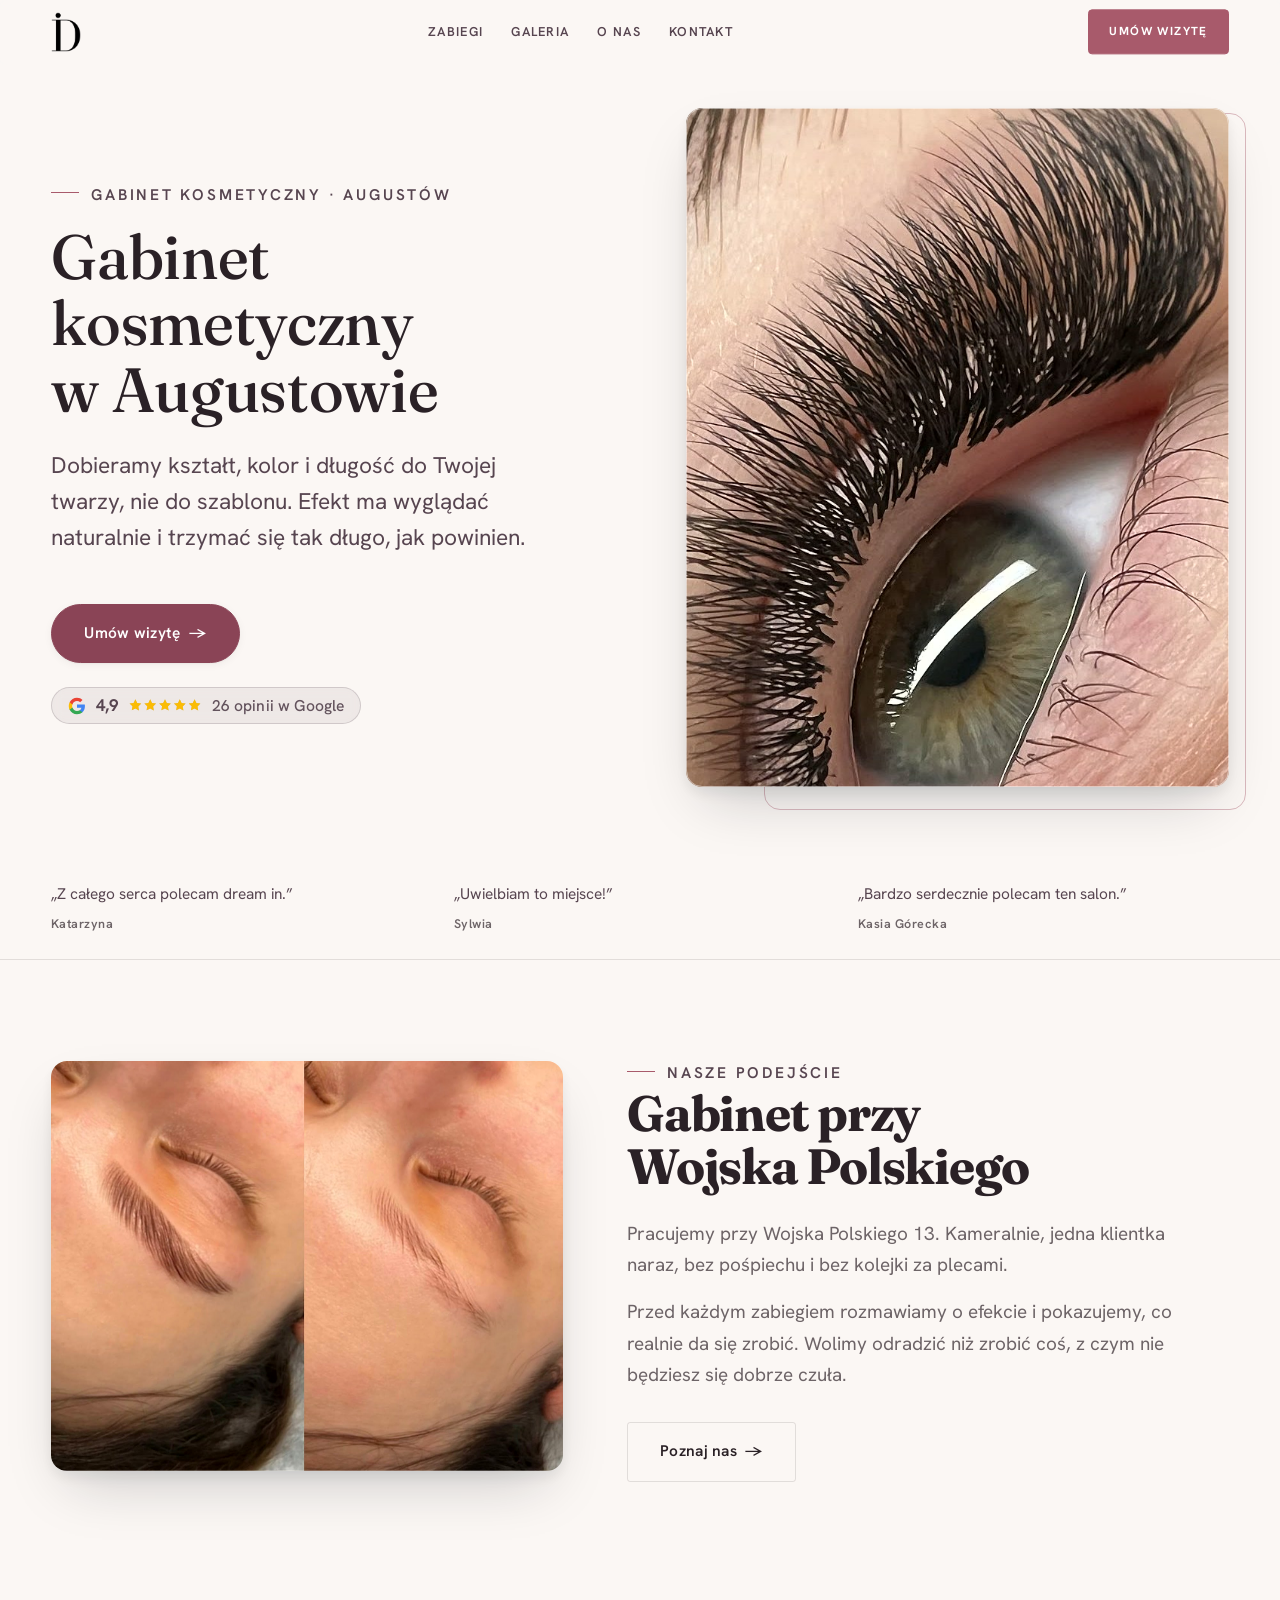
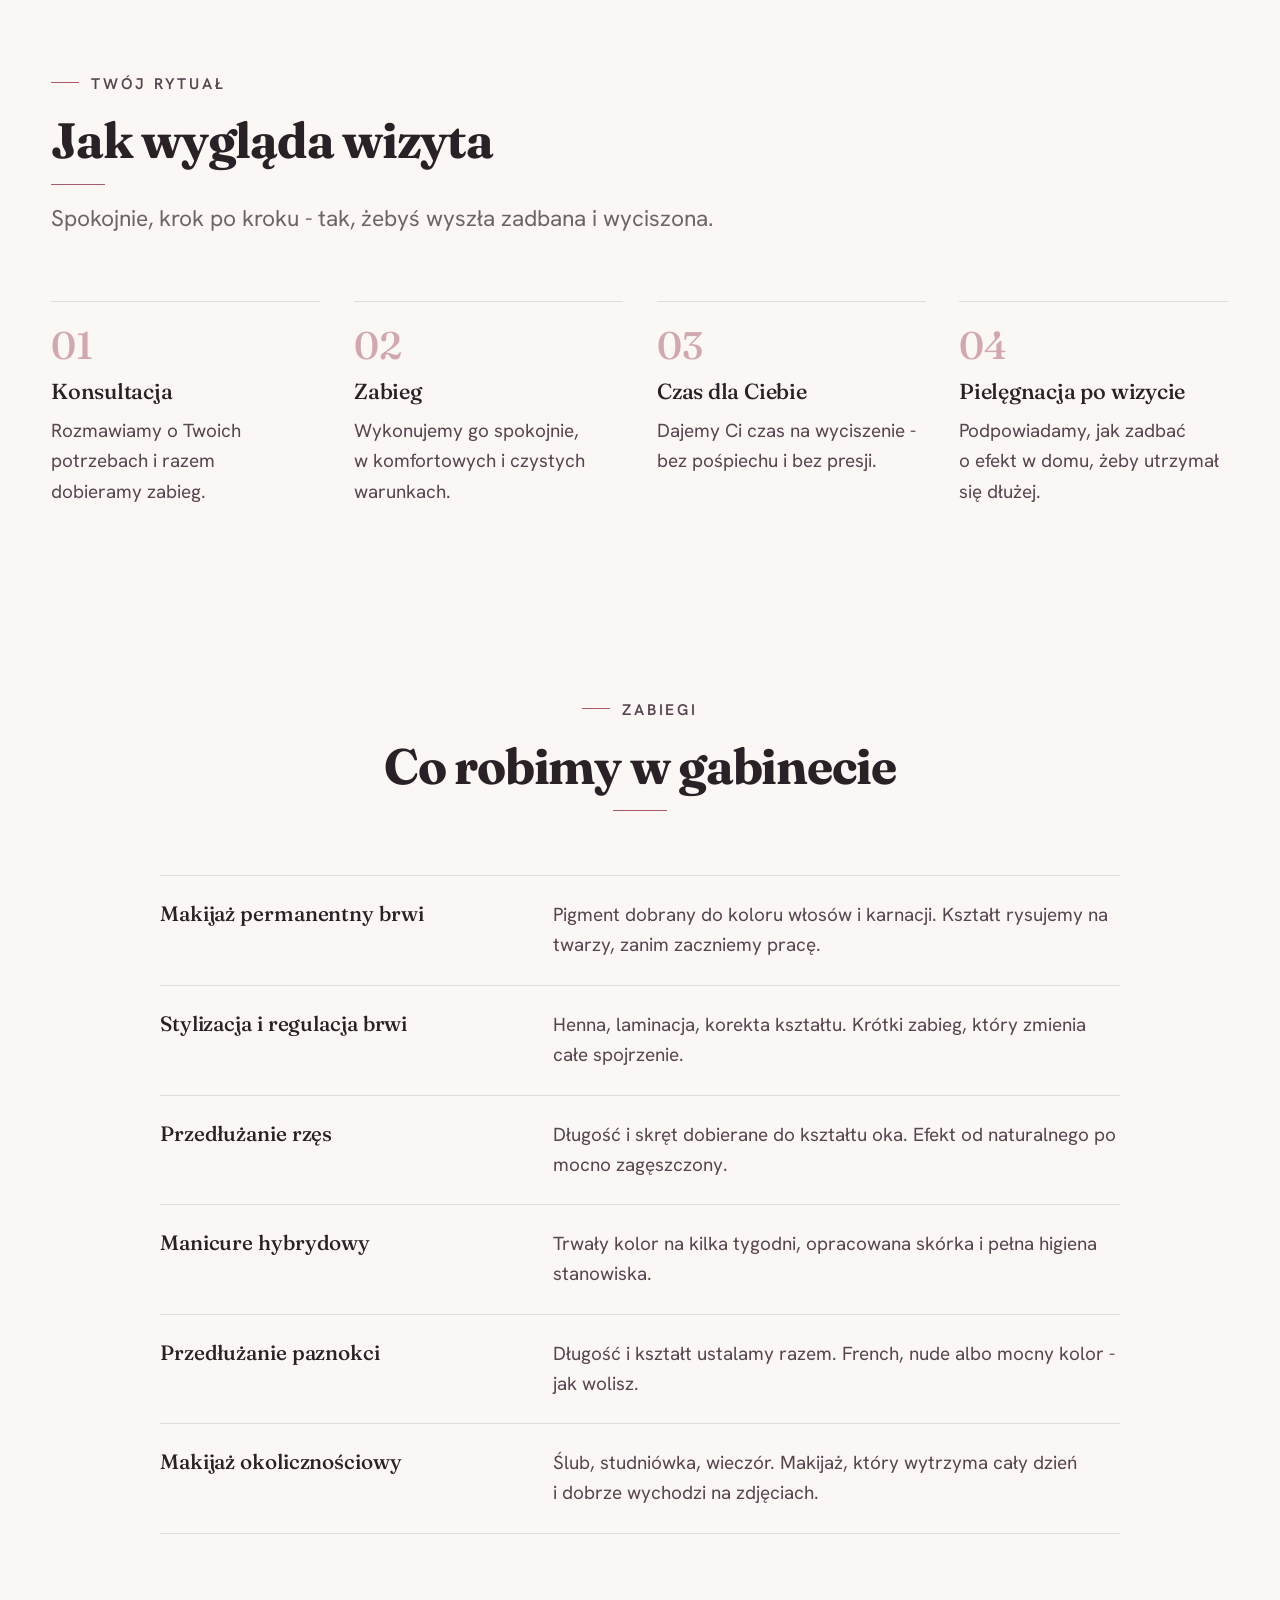
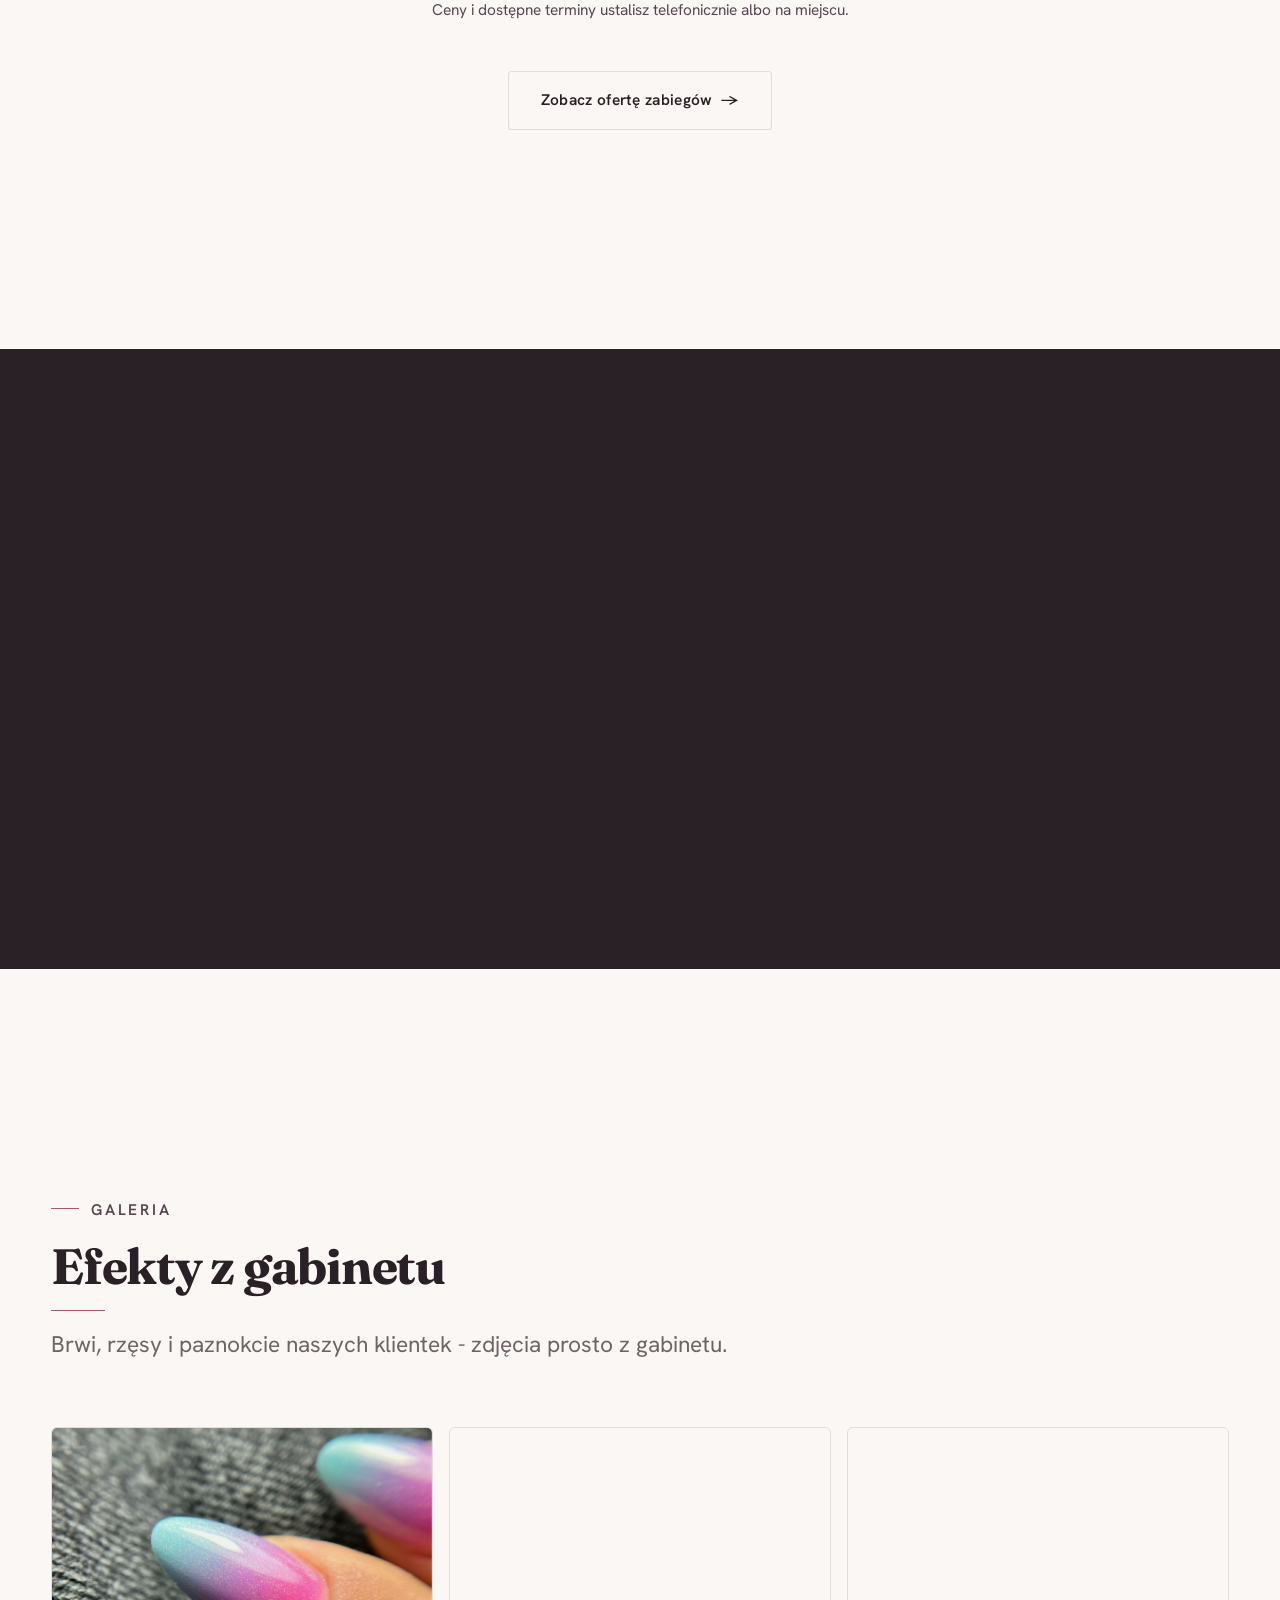
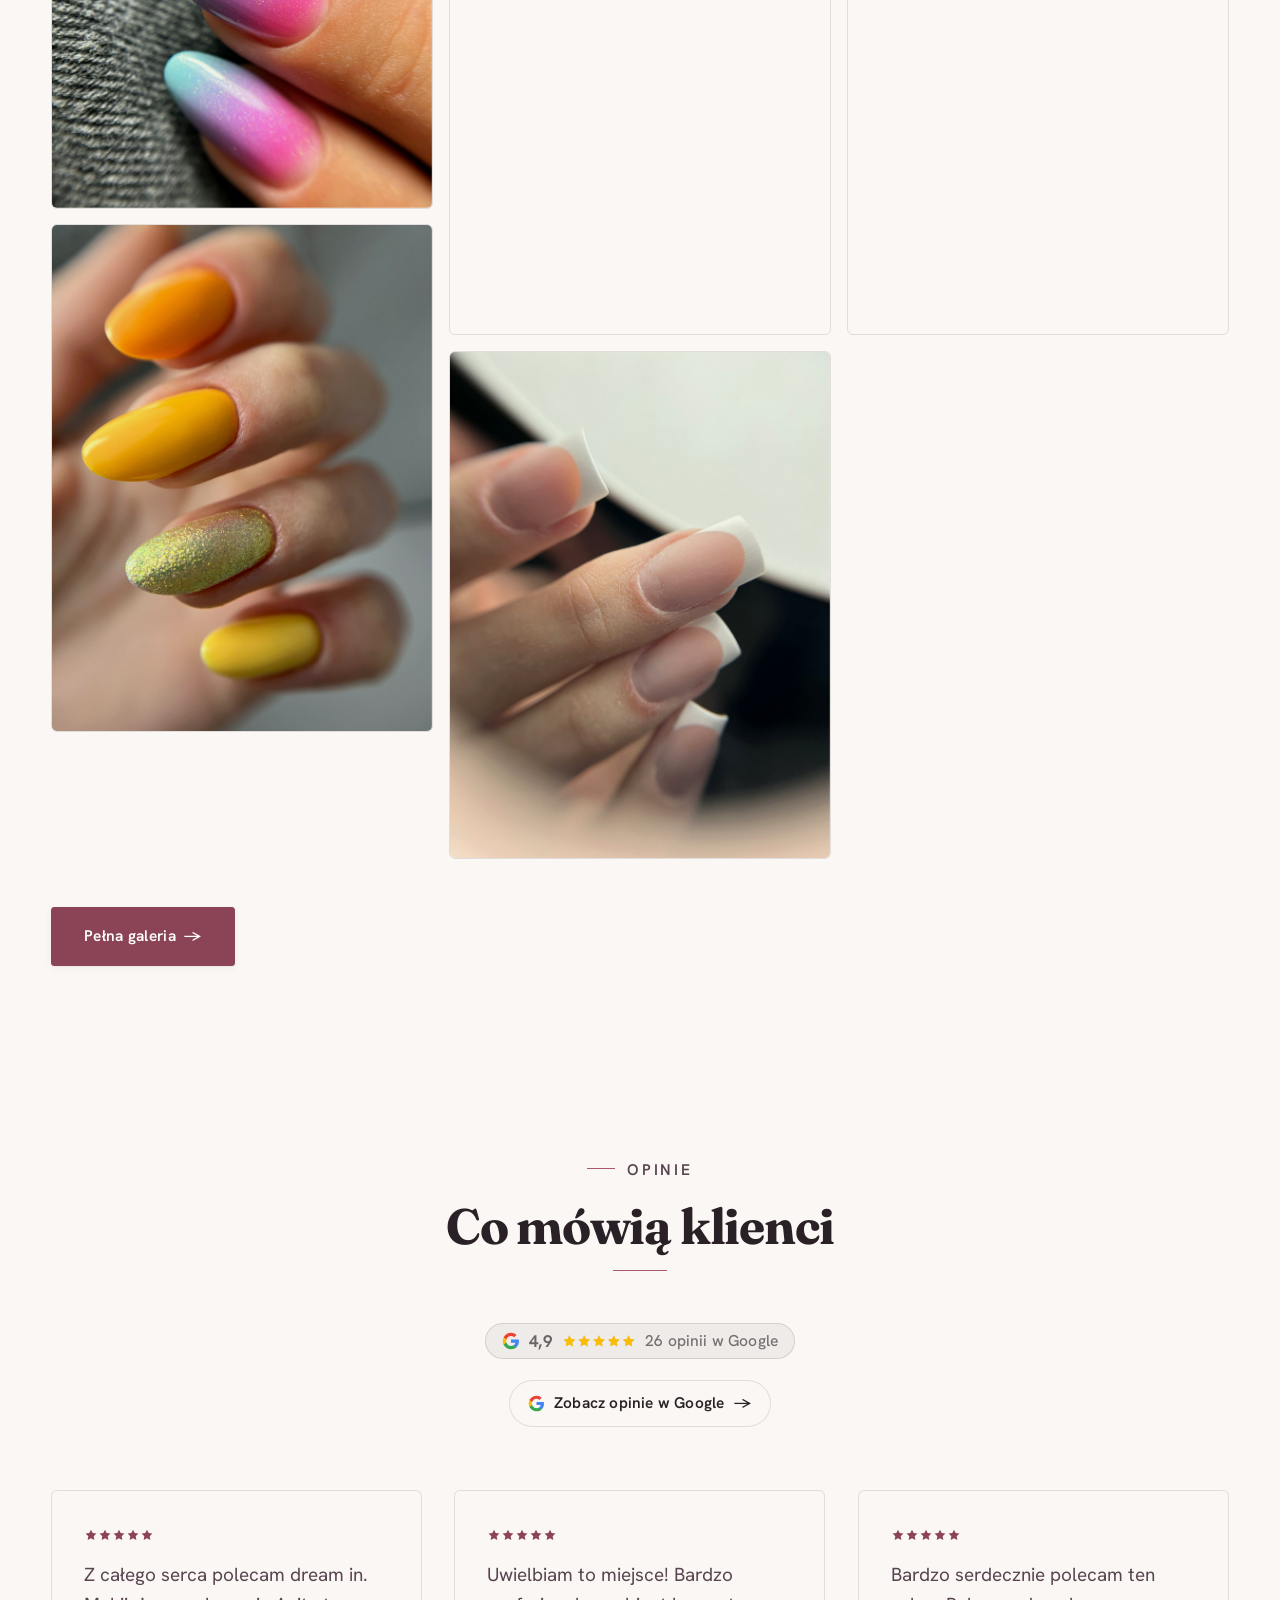
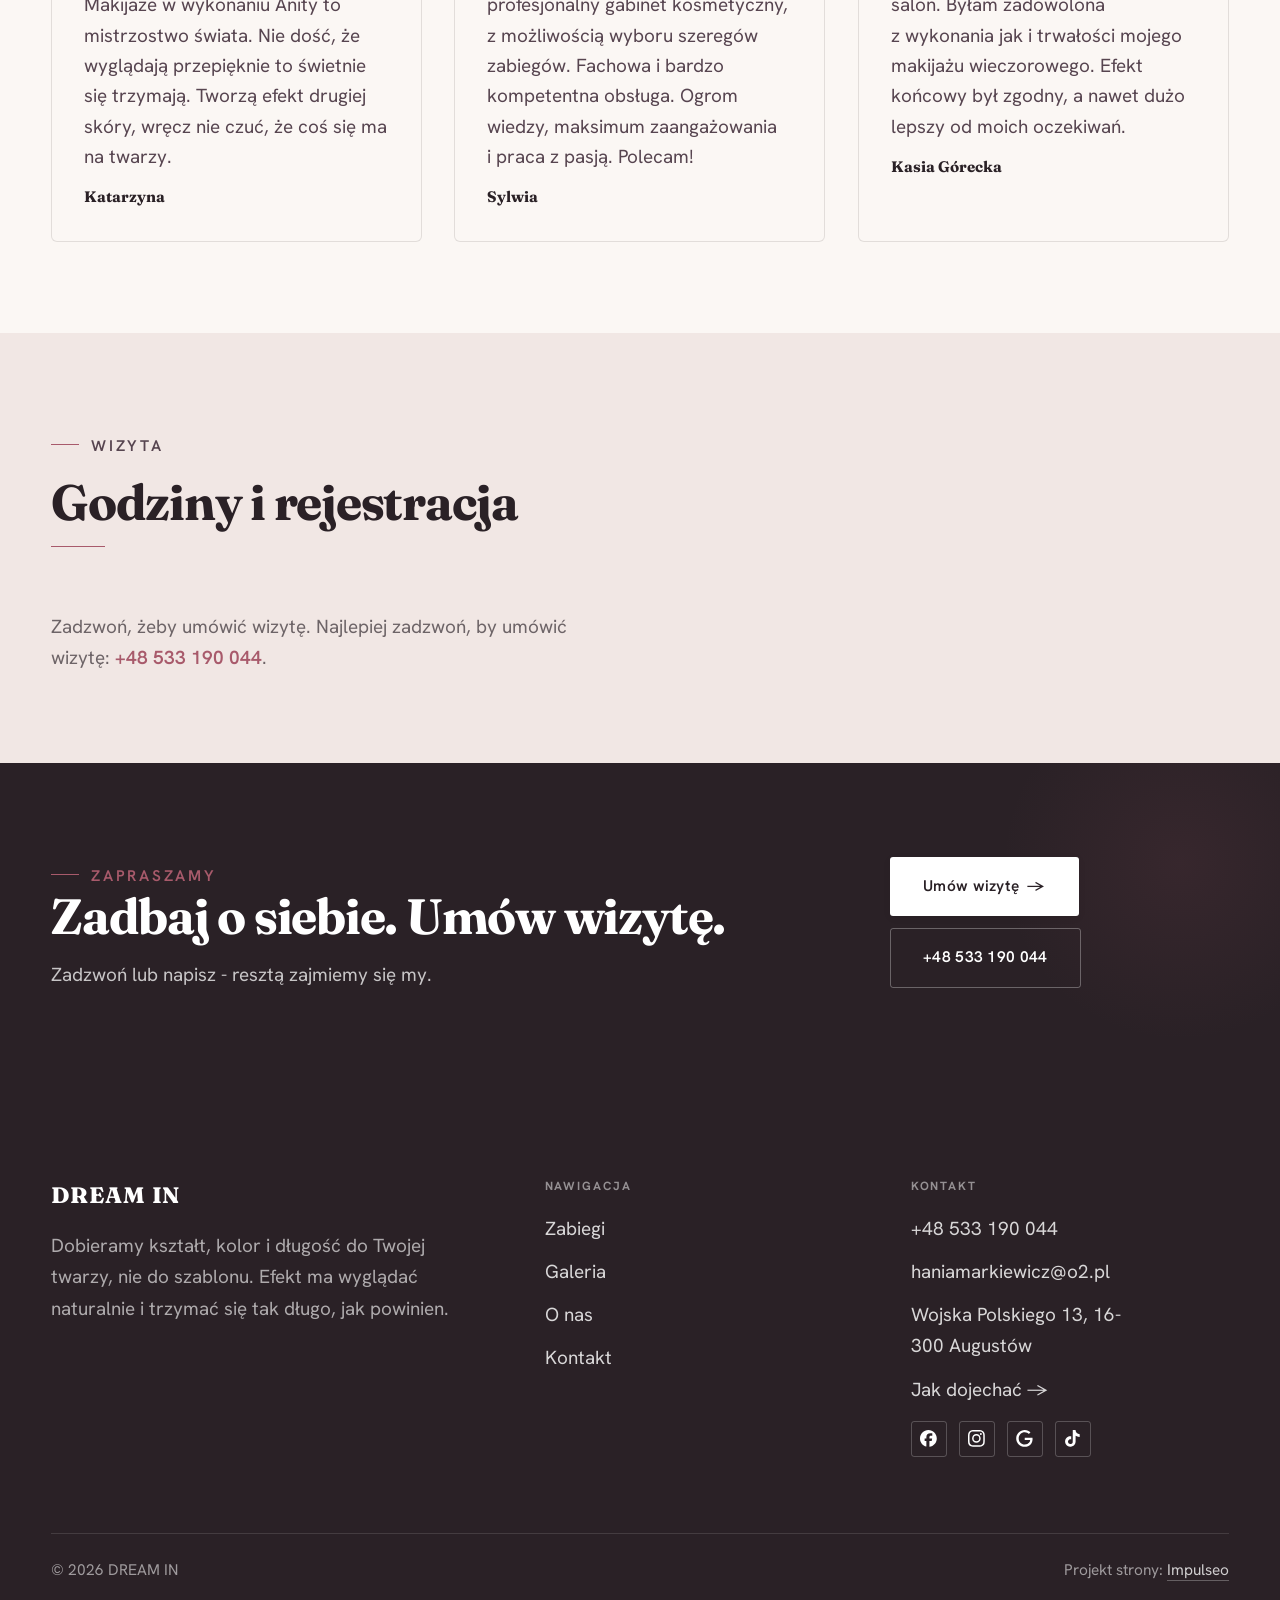
<file: index.html>
<!DOCTYPE html>
<html lang="pl">
<head>
<meta charset="UTF-8">
<meta name="viewport" content="width=device-width, initial-scale=1.0">
<title>DREAM IN - gabinet kosmetyczny · Augustów</title>
<meta name="description" content="DREAM IN - gabinet kosmetyczny w Augustowie. Makijaż permanentny brwi, stylizacja rzęs, paznokcie i makijaż okolicznościowy. Zadzwoń i umów termin.">
<link rel="canonical" href="https://kris20032.github.io/dream-in/">
<meta name="robots" content="noindex, nofollow">
<meta property="og:type" content="website">
<meta property="og:locale" content="pl_PL">
<meta property="og:site_name" content="DREAM IN">
<meta property="og:title" content="DREAM IN - gabinet kosmetyczny · Augustów">
<meta property="og:description" content="DREAM IN - gabinet kosmetyczny w Augustowie. Makijaż permanentny brwi, stylizacja rzęs, paznokcie i makijaż okolicznościowy. Zadzwoń i umów termin.">
<meta property="og:url" content="https://kris20032.github.io/dream-in/">
<meta property="og:image" content="https://kris20032.github.io/dream-in/img/og.jpg">
<meta property="og:image:width" content="1200">
<meta property="og:image:height" content="630">
<meta name="twitter:card" content="summary_large_image">
<script type="application/ld+json">{"@context": "https://schema.org", "@type": "LocalBusiness", "name": "DREAM IN", "url": "https://kris20032.github.io/dream-in/", "telephone": "+48533190044", "image": "https://kris20032.github.io/dream-in/img/og.jpg", "address": "Wojska Polskiego 13, 16-300 Augustów", "sameAs": ["https://maps.google.com/?cid=6505082979697153690&g_mp=Cidnb29nbGUubWFwcy5wbGFjZXMudjEuUGxhY2VzLlNlYXJjaFRleHQQAhgEIAA", "https://www.facebook.com/DreaminAugustow/?locale=pl_PL", "https://www.instagram.com/dreamin_augustow/?hl=pl", "https://www.tiktok.com/@dream.in.augustow"]}</script>
<link rel="preconnect" href="https://fonts.googleapis.com">
<link rel="preconnect" href="https://fonts.gstatic.com" crossorigin>
<link href="https://fonts.googleapis.com/css2?family=Fraunces:wght@500;600;700&family=Hanken+Grotesk:wght@400;500;600&display=swap" rel="stylesheet">
<link rel="stylesheet" href="assets/styles.css?v=d96a6031">
<meta name="nb-deploy" content="a9b0caac16fd">
</head>
<body>

<header class="nav">
  <div class="wrap nav-inner">
    <a class="brand brand-has-logo" href="index.html"><img class="brand-logo" src="img/logo.png" alt="DREAM IN" width="342" height="453" decoding="async"></a>
    <nav class="nav-links">
      <a href="oferta.html">Zabiegi</a>
      <a href="realizacje.html">Galeria</a>
      <a href="o-nas.html">O nas</a>
      <a href="kontakt.html">Kontakt</a>
      <a href="kontakt.html" class="btn btn-accent">Umów wizytę</a>
    </nav>
    <button class="nav-toggle" aria-label="Menu"><span></span><span></span><span></span></button>
  </div>
</header>

<main>
<section class="hero-spa">
  <div class="wrap">
    <div class="hs-copy reveal">
      <span class="eyebrow">Gabinet kosmetyczny · Augustów</span>
      <h1 class="hs-claim">Gabinet kosmetyczny w Augustowie</h1>
      <p class="hs-lead">Dobieramy kształt, kolor i długość do Twojej twarzy, nie do szablonu. Efekt ma wyglądać naturalnie i trzymać się tak długo, jak powinien.</p>
      <a href="kontakt.html" class="btn btn-accent hs-cta">Umów wizytę <span class="arr">→</span></a>
      <p class="hs-rating"><span class="g-badge"><svg class="gb-ico" viewBox="0 0 24 24" width="18" height="18" aria-hidden="true"><path fill="#4285F4" d="M22.56 12.25c0-.78-.07-1.53-.2-2.25H12v4.26h5.92c-.26 1.37-1.04 2.53-2.21 3.31v2.77h3.57c2.08-1.92 3.28-4.74 3.28-8.09z"/><path fill="#34A853" d="M12 23c2.97 0 5.46-.98 7.28-2.66l-3.57-2.77c-.98.66-2.23 1.06-3.71 1.06-2.86 0-5.29-1.93-6.16-4.53H2.18v2.84C3.99 20.53 7.7 23 12 23z"/><path fill="#FBBC05" d="M5.84 14.09c-.22-.66-.35-1.36-.35-2.09s.13-1.43.35-2.09V7.07H2.18C1.43 8.55 1 10.22 1 12s.43 3.45 1.18 4.93l2.85-2.22.81-.62z"/><path fill="#EA4335" d="M12 5.38c1.62 0 3.06.56 4.21 1.64l3.15-3.15C17.45 2.09 14.97 1 12 1 7.7 1 3.99 3.47 2.18 7.07l3.66 2.84c.87-2.6 3.3-4.53 6.16-4.53z"/></svg><b class="gb-ocena">4,9</b><svg class="gb-stars" viewBox="0 0 90 18" width="74" height="14.8" aria-hidden="true"><g fill="currentColor" opacity=".26"><path transform="translate(0,0)" d="M9 1.6l2.2 4.46 4.92.72-3.56 3.47.84 4.9L9 12.74l-4.4 2.31.84-4.9L1.88 6.68l4.92-.72L9 1.6Z"/><path transform="translate(18,0)" d="M9 1.6l2.2 4.46 4.92.72-3.56 3.47.84 4.9L9 12.74l-4.4 2.31.84-4.9L1.88 6.68l4.92-.72L9 1.6Z"/><path transform="translate(36,0)" d="M9 1.6l2.2 4.46 4.92.72-3.56 3.47.84 4.9L9 12.74l-4.4 2.31.84-4.9L1.88 6.68l4.92-.72L9 1.6Z"/><path transform="translate(54,0)" d="M9 1.6l2.2 4.46 4.92.72-3.56 3.47.84 4.9L9 12.74l-4.4 2.31.84-4.9L1.88 6.68l4.92-.72L9 1.6Z"/><path transform="translate(72,0)" d="M9 1.6l2.2 4.46 4.92.72-3.56 3.47.84 4.9L9 12.74l-4.4 2.31.84-4.9L1.88 6.68l4.92-.72L9 1.6Z"/></g><clipPath id="gs980"><rect x="0" y="0" width="88.2" height="18"/></clipPath><g fill="#FBBC04" clip-path="url(#gs980)"><path transform="translate(0,0)" d="M9 1.6l2.2 4.46 4.92.72-3.56 3.47.84 4.9L9 12.74l-4.4 2.31.84-4.9L1.88 6.68l4.92-.72L9 1.6Z"/><path transform="translate(18,0)" d="M9 1.6l2.2 4.46 4.92.72-3.56 3.47.84 4.9L9 12.74l-4.4 2.31.84-4.9L1.88 6.68l4.92-.72L9 1.6Z"/><path transform="translate(36,0)" d="M9 1.6l2.2 4.46 4.92.72-3.56 3.47.84 4.9L9 12.74l-4.4 2.31.84-4.9L1.88 6.68l4.92-.72L9 1.6Z"/><path transform="translate(54,0)" d="M9 1.6l2.2 4.46 4.92.72-3.56 3.47.84 4.9L9 12.74l-4.4 2.31.84-4.9L1.88 6.68l4.92-.72L9 1.6Z"/><path transform="translate(72,0)" d="M9 1.6l2.2 4.46 4.92.72-3.56 3.47.84 4.9L9 12.74l-4.4 2.31.84-4.9L1.88 6.68l4.92-.72L9 1.6Z"/></g></svg><span class="gb-txt">26 opinii w Google</span></span></p>
    </div>
    <figure class="hs-fig reveal"><img src="img/hero.jpg" fetchpriority="high" data-rotate="img/g1.jpg" alt="DREAM IN" width="1600" height="900"></figure>
  </div>
</section>
<section class="opinie-mini" aria-label="Opinie klientów">
  <div class="wrap">
    <div class="om-row">
      <div class="om-item reveal"><blockquote>„Z całego serca polecam dream in.”</blockquote><span class="om-autor">Katarzyna</span></div>
      <div class="om-item reveal"><blockquote>„Uwielbiam to miejsce!”</blockquote><span class="om-autor">Sylwia</span></div>
      <div class="om-item reveal"><blockquote>„Bardzo serdecznie polecam ten salon.”</blockquote><span class="om-autor">Kasia Górecka</span></div>
    </div>
  </div>
</section>
<section>
  <div class="wrap split">
    <div class="split-art reveal"><img src="img/g2.jpg" alt="DREAM IN" loading="lazy" width="1600" height="1600" decoding="async"></div>
    <div class="split-copy reveal">
      <span class="eyebrow">Nasze podejście</span>
      <h2>Gabinet przy Wojska Polskiego</h2>
      <p class="muted">Pracujemy przy Wojska Polskiego 13. Kameralnie, jedna klientka naraz, bez pośpiechu i bez kolejki za plecami.</p>
      <p class="muted">Przed każdym zabiegiem rozmawiamy o efekcie i pokazujemy, co realnie da się zrobić. Wolimy odradzić niż zrobić coś, z czym nie będziesz się dobrze czuła.</p>
      <a href="o-nas.html" class="btn btn-ghost">Poznaj nas <span class="arr">→</span></a>
    </div>
  </div>
</section>
<section class="rytual">
  <div class="wrap">
    <div class="head reveal">
      <span class="eyebrow">Twój rytuał</span>
      <h2>Jak wygląda wizyta</h2>
      <p>Spokojnie, krok po kroku - tak, żebyś wyszła zadbana i wyciszona.</p>
    </div>
    <div class="ryt-steps">
      <div class="ryt-step reveal"><span class="ryt-no">01</span><h3>Konsultacja</h3><p>Rozmawiamy o Twoich potrzebach i razem dobieramy zabieg.</p></div>
      <div class="ryt-step reveal"><span class="ryt-no">02</span><h3>Zabieg</h3><p>Wykonujemy go spokojnie, w komfortowych i czystych warunkach.</p></div>
      <div class="ryt-step reveal"><span class="ryt-no">03</span><h3>Czas dla Ciebie</h3><p>Dajemy Ci czas na wyciszenie - bez pośpiechu i bez presji.</p></div>
      <div class="ryt-step reveal"><span class="ryt-no">04</span><h3>Pielęgnacja po wizycie</h3><p>Podpowiadamy, jak zadbać o efekt w domu, żeby utrzymał się dłużej.</p></div>
    </div>
  </div>
</section>
<section class="menu-sec">
  <div class="wrap">
    <div class="head center reveal">
      <span class="eyebrow">Zabiegi</span>
      <h2>Co robimy w gabinecie</h2>
    </div>
    <div class="cennik">
      <div class="cennik-row reveal"><div class="cn-name"><h3>Makijaż permanentny brwi</h3></div><div class="cn-desc">Pigment dobrany do koloru włosów i karnacji. Kształt rysujemy na twarzy, zanim zaczniemy pracę.</div></div>
      <div class="cennik-row reveal"><div class="cn-name"><h3>Stylizacja i regulacja brwi</h3></div><div class="cn-desc">Henna, laminacja, korekta kształtu. Krótki zabieg, który zmienia całe spojrzenie.</div></div>
      <div class="cennik-row reveal"><div class="cn-name"><h3>Przedłużanie rzęs</h3></div><div class="cn-desc">Długość i skręt dobierane do kształtu oka. Efekt od naturalnego po mocno zagęszczony.</div></div>
      <div class="cennik-row reveal"><div class="cn-name"><h3>Manicure hybrydowy</h3></div><div class="cn-desc">Trwały kolor na kilka tygodni, opracowana skórka i pełna higiena stanowiska.</div></div>
      <div class="cennik-row reveal"><div class="cn-name"><h3>Przedłużanie paznokci</h3></div><div class="cn-desc">Długość i kształt ustalamy razem. French, nude albo mocny kolor - jak wolisz.</div></div>
      <div class="cennik-row reveal"><div class="cn-name"><h3>Makijaż okolicznościowy</h3></div><div class="cn-desc">Ślub, studniówka, wieczór. Makijaż, który wytrzyma cały dzień i dobrze wychodzi na zdjęciach.</div></div>
    </div>
    <p class="menu-note">Ceny i dostępne terminy ustalisz telefonicznie albo na miejscu.</p>
    <div style="text-align:center;margin-top:var(--space-7)" class="reveal"><a href="oferta.html" class="btn btn-ghost">Zobacz ofertę zabiegów <span class="arr">→</span></a></div>
  </div>
</section>
<section class="stopklatka" aria-hidden="true">
  <div class="stk-bg" style="background-image:url(img/g3.jpg)"></div>
</section>
<section>
  <div class="wrap">
    <div class="head reveal">
      <span class="eyebrow">Galeria</span>
      <h2>Efekty z gabinetu</h2>
      <p>Brwi, rzęsy i paznokcie naszych klientek - zdjęcia prosto z gabinetu.</p>
    </div>
    <div class="gallery-masonry">
      <figure class="m-tile reveal"><img src="img/g4.jpg" alt="DREAM IN" loading="lazy" width="1600" height="1600" decoding="async"></figure>
      <figure class="m-tile reveal"><img src="img/g5.jpg" alt="DREAM IN" loading="lazy" width="1600" height="2133" decoding="async"></figure>
      <figure class="m-tile reveal"><img src="img/g6.jpg" alt="DREAM IN" loading="lazy" width="1600" height="2133" decoding="async"></figure>
      <figure class="m-tile reveal"><img src="img/g7.jpg" alt="DREAM IN" loading="lazy" width="1600" height="2133" decoding="async"></figure>
      <figure class="m-tile reveal"><img src="img/g8.jpg" alt="DREAM IN" loading="lazy" width="1600" height="2133" decoding="async"></figure>
    </div>
    <div style="margin-top:var(--space-7)" class="reveal"><a href="realizacje.html" class="btn btn-accent">Pełna galeria <span class="arr">→</span></a></div>
  </div>
</section>
<section class="opinie">
  <div class="wrap">
    <div class="head center reveal">
      <span class="eyebrow">Opinie</span>
      <h2>Co mówią klienci</h2>
    </div>
    <p class="op-meta reveal"><span class="g-badge"><svg class="gb-ico" viewBox="0 0 24 24" width="18" height="18" aria-hidden="true"><path fill="#4285F4" d="M22.56 12.25c0-.78-.07-1.53-.2-2.25H12v4.26h5.92c-.26 1.37-1.04 2.53-2.21 3.31v2.77h3.57c2.08-1.92 3.28-4.74 3.28-8.09z"/><path fill="#34A853" d="M12 23c2.97 0 5.46-.98 7.28-2.66l-3.57-2.77c-.98.66-2.23 1.06-3.71 1.06-2.86 0-5.29-1.93-6.16-4.53H2.18v2.84C3.99 20.53 7.7 23 12 23z"/><path fill="#FBBC05" d="M5.84 14.09c-.22-.66-.35-1.36-.35-2.09s.13-1.43.35-2.09V7.07H2.18C1.43 8.55 1 10.22 1 12s.43 3.45 1.18 4.93l2.85-2.22.81-.62z"/><path fill="#EA4335" d="M12 5.38c1.62 0 3.06.56 4.21 1.64l3.15-3.15C17.45 2.09 14.97 1 12 1 7.7 1 3.99 3.47 2.18 7.07l3.66 2.84c.87-2.6 3.3-4.53 6.16-4.53z"/></svg><b class="gb-ocena">4,9</b><svg class="gb-stars" viewBox="0 0 90 18" width="74" height="14.8" aria-hidden="true"><g fill="currentColor" opacity=".26"><path transform="translate(0,0)" d="M9 1.6l2.2 4.46 4.92.72-3.56 3.47.84 4.9L9 12.74l-4.4 2.31.84-4.9L1.88 6.68l4.92-.72L9 1.6Z"/><path transform="translate(18,0)" d="M9 1.6l2.2 4.46 4.92.72-3.56 3.47.84 4.9L9 12.74l-4.4 2.31.84-4.9L1.88 6.68l4.92-.72L9 1.6Z"/><path transform="translate(36,0)" d="M9 1.6l2.2 4.46 4.92.72-3.56 3.47.84 4.9L9 12.74l-4.4 2.31.84-4.9L1.88 6.68l4.92-.72L9 1.6Z"/><path transform="translate(54,0)" d="M9 1.6l2.2 4.46 4.92.72-3.56 3.47.84 4.9L9 12.74l-4.4 2.31.84-4.9L1.88 6.68l4.92-.72L9 1.6Z"/><path transform="translate(72,0)" d="M9 1.6l2.2 4.46 4.92.72-3.56 3.47.84 4.9L9 12.74l-4.4 2.31.84-4.9L1.88 6.68l4.92-.72L9 1.6Z"/></g><clipPath id="gs980"><rect x="0" y="0" width="88.2" height="18"/></clipPath><g fill="#FBBC04" clip-path="url(#gs980)"><path transform="translate(0,0)" d="M9 1.6l2.2 4.46 4.92.72-3.56 3.47.84 4.9L9 12.74l-4.4 2.31.84-4.9L1.88 6.68l4.92-.72L9 1.6Z"/><path transform="translate(18,0)" d="M9 1.6l2.2 4.46 4.92.72-3.56 3.47.84 4.9L9 12.74l-4.4 2.31.84-4.9L1.88 6.68l4.92-.72L9 1.6Z"/><path transform="translate(36,0)" d="M9 1.6l2.2 4.46 4.92.72-3.56 3.47.84 4.9L9 12.74l-4.4 2.31.84-4.9L1.88 6.68l4.92-.72L9 1.6Z"/><path transform="translate(54,0)" d="M9 1.6l2.2 4.46 4.92.72-3.56 3.47.84 4.9L9 12.74l-4.4 2.31.84-4.9L1.88 6.68l4.92-.72L9 1.6Z"/><path transform="translate(72,0)" d="M9 1.6l2.2 4.46 4.92.72-3.56 3.47.84 4.9L9 12.74l-4.4 2.31.84-4.9L1.88 6.68l4.92-.72L9 1.6Z"/></g></svg><span class="gb-txt">26 opinii w Google</span></span></p>
    <p class="op-meta reveal"><a class="op-google" href="https://maps.google.com/?cid=6505082979697153690&amp;g_mp=Cidnb29nbGUubWFwcy5wbGFjZXMudjEuUGxhY2VzLlNlYXJjaFRleHQQAhgEIAA" target="_blank" rel="noopener"><svg class="op-g-ico" viewBox="0 0 24 24" width="17" height="17" aria-hidden="true"><path fill="#4285F4" d="M22.56 12.25c0-.78-.07-1.53-.2-2.25H12v4.26h5.92c-.26 1.37-1.04 2.53-2.21 3.31v2.77h3.57c2.08-1.92 3.28-4.74 3.28-8.09z"/><path fill="#34A853" d="M12 23c2.97 0 5.46-.98 7.28-2.66l-3.57-2.77c-.98.66-2.23 1.06-3.71 1.06-2.86 0-5.29-1.93-6.16-4.53H2.18v2.84C3.99 20.53 7.7 23 12 23z"/><path fill="#FBBC05" d="M5.84 14.09c-.22-.66-.35-1.36-.35-2.09s.13-1.43.35-2.09V7.07H2.18C1.43 8.55 1 10.22 1 12s.43 3.45 1.18 4.93l2.85-2.22.81-.62z"/><path fill="#EA4335" d="M12 5.38c1.62 0 3.06.56 4.21 1.64l3.15-3.15C17.45 2.09 14.97 1 12 1 7.7 1 3.99 3.47 2.18 7.07l3.66 2.84c.87-2.6 3.3-4.53 6.16-4.53z"/></svg><span>Zobacz opinie w Google</span><span class="arr">→</span></a></p>
    <div class="opinie-grid">
      <figure class="op-card reveal"><span class="op-star"><svg class="ico-star" width="14" height="14" viewBox="0 0 24 24" style="vertical-align:-2px" aria-hidden="true"><path d="M12 2.8l2.85 5.8 6.4.93-4.63 4.5 1.1 6.37L12 17.4l-5.72 3 1.1-6.37-4.63-4.5 6.4-.93L12 2.8Z" fill="currentColor"/></svg><svg class="ico-star" width="14" height="14" viewBox="0 0 24 24" style="vertical-align:-2px" aria-hidden="true"><path d="M12 2.8l2.85 5.8 6.4.93-4.63 4.5 1.1 6.37L12 17.4l-5.72 3 1.1-6.37-4.63-4.5 6.4-.93L12 2.8Z" fill="currentColor"/></svg><svg class="ico-star" width="14" height="14" viewBox="0 0 24 24" style="vertical-align:-2px" aria-hidden="true"><path d="M12 2.8l2.85 5.8 6.4.93-4.63 4.5 1.1 6.37L12 17.4l-5.72 3 1.1-6.37-4.63-4.5 6.4-.93L12 2.8Z" fill="currentColor"/></svg><svg class="ico-star" width="14" height="14" viewBox="0 0 24 24" style="vertical-align:-2px" aria-hidden="true"><path d="M12 2.8l2.85 5.8 6.4.93-4.63 4.5 1.1 6.37L12 17.4l-5.72 3 1.1-6.37-4.63-4.5 6.4-.93L12 2.8Z" fill="currentColor"/></svg><svg class="ico-star" width="14" height="14" viewBox="0 0 24 24" style="vertical-align:-2px" aria-hidden="true"><path d="M12 2.8l2.85 5.8 6.4.93-4.63 4.5 1.1 6.37L12 17.4l-5.72 3 1.1-6.37-4.63-4.5 6.4-.93L12 2.8Z" fill="currentColor"/></svg></span><blockquote>Z całego serca polecam dream in. Makijaże w wykonaniu Anity to mistrzostwo świata. Nie dość, że wyglądają przepięknie to świetnie się trzymają. Tworzą efekt drugiej skóry, wręcz nie czuć, że coś się ma na twarzy.</blockquote><span class="op-autor">Katarzyna</span></figure>
      <figure class="op-card reveal"><span class="op-star"><svg class="ico-star" width="14" height="14" viewBox="0 0 24 24" style="vertical-align:-2px" aria-hidden="true"><path d="M12 2.8l2.85 5.8 6.4.93-4.63 4.5 1.1 6.37L12 17.4l-5.72 3 1.1-6.37-4.63-4.5 6.4-.93L12 2.8Z" fill="currentColor"/></svg><svg class="ico-star" width="14" height="14" viewBox="0 0 24 24" style="vertical-align:-2px" aria-hidden="true"><path d="M12 2.8l2.85 5.8 6.4.93-4.63 4.5 1.1 6.37L12 17.4l-5.72 3 1.1-6.37-4.63-4.5 6.4-.93L12 2.8Z" fill="currentColor"/></svg><svg class="ico-star" width="14" height="14" viewBox="0 0 24 24" style="vertical-align:-2px" aria-hidden="true"><path d="M12 2.8l2.85 5.8 6.4.93-4.63 4.5 1.1 6.37L12 17.4l-5.72 3 1.1-6.37-4.63-4.5 6.4-.93L12 2.8Z" fill="currentColor"/></svg><svg class="ico-star" width="14" height="14" viewBox="0 0 24 24" style="vertical-align:-2px" aria-hidden="true"><path d="M12 2.8l2.85 5.8 6.4.93-4.63 4.5 1.1 6.37L12 17.4l-5.72 3 1.1-6.37-4.63-4.5 6.4-.93L12 2.8Z" fill="currentColor"/></svg><svg class="ico-star" width="14" height="14" viewBox="0 0 24 24" style="vertical-align:-2px" aria-hidden="true"><path d="M12 2.8l2.85 5.8 6.4.93-4.63 4.5 1.1 6.37L12 17.4l-5.72 3 1.1-6.37-4.63-4.5 6.4-.93L12 2.8Z" fill="currentColor"/></svg></span><blockquote>Uwielbiam to miejsce! Bardzo profesjonalny gabinet kosmetyczny, z możliwością wyboru szeregów zabiegów. Fachowa i bardzo kompetentna obsługa. Ogrom wiedzy, maksimum zaangażowania i praca z pasją. Polecam!</blockquote><span class="op-autor">Sylwia</span></figure>
      <figure class="op-card reveal"><span class="op-star"><svg class="ico-star" width="14" height="14" viewBox="0 0 24 24" style="vertical-align:-2px" aria-hidden="true"><path d="M12 2.8l2.85 5.8 6.4.93-4.63 4.5 1.1 6.37L12 17.4l-5.72 3 1.1-6.37-4.63-4.5 6.4-.93L12 2.8Z" fill="currentColor"/></svg><svg class="ico-star" width="14" height="14" viewBox="0 0 24 24" style="vertical-align:-2px" aria-hidden="true"><path d="M12 2.8l2.85 5.8 6.4.93-4.63 4.5 1.1 6.37L12 17.4l-5.72 3 1.1-6.37-4.63-4.5 6.4-.93L12 2.8Z" fill="currentColor"/></svg><svg class="ico-star" width="14" height="14" viewBox="0 0 24 24" style="vertical-align:-2px" aria-hidden="true"><path d="M12 2.8l2.85 5.8 6.4.93-4.63 4.5 1.1 6.37L12 17.4l-5.72 3 1.1-6.37-4.63-4.5 6.4-.93L12 2.8Z" fill="currentColor"/></svg><svg class="ico-star" width="14" height="14" viewBox="0 0 24 24" style="vertical-align:-2px" aria-hidden="true"><path d="M12 2.8l2.85 5.8 6.4.93-4.63 4.5 1.1 6.37L12 17.4l-5.72 3 1.1-6.37-4.63-4.5 6.4-.93L12 2.8Z" fill="currentColor"/></svg><svg class="ico-star" width="14" height="14" viewBox="0 0 24 24" style="vertical-align:-2px" aria-hidden="true"><path d="M12 2.8l2.85 5.8 6.4.93-4.63 4.5 1.1 6.37L12 17.4l-5.72 3 1.1-6.37-4.63-4.5 6.4-.93L12 2.8Z" fill="currentColor"/></svg></span><blockquote>Bardzo serdecznie polecam ten salon. Byłam zadowolona z wykonania jak i trwałości mojego makijażu wieczorowego. Efekt końcowy był zgodny, a nawet dużo lepszy od moich oczekiwań.</blockquote><span class="op-autor">Kasia Górecka</span></figure>
    </div>
  </div>
</section>
<section class="trust">
  <div class="wrap">
    <div class="head reveal">
      <span class="eyebrow">Wizyta</span>
      <h2>Godziny i rejestracja</h2>
    </div>
    <p class="reveal" style="color:var(--muted);max-width:48ch">Zadzwoń, żeby umówić wizytę. Najlepiej zadzwoń, by umówić wizytę: <a href="tel:+48533190044" style="color:var(--accent);font-weight:600">+48 533 190 044</a>.</p>
  </div>
</section>
<section class="cta">
  <div class="wrap">
    <div class="reveal">
      <span class="eyebrow">Zapraszamy</span>
      <h2>Zadbaj o siebie. Umów wizytę.</h2>
      <p>Zadzwoń lub napisz - resztą zajmiemy się my.</p>
    </div>
    <div class="cta-actions reveal">
      <a href="kontakt.html" class="btn btn-light">Umów wizytę <span class="arr">→</span></a>
      <a href="tel:+48533190044" class="btn btn-ghost btn-ghost-cta">+48 533 190 044</a>
    </div>
  </div>
</section>
</main>

<footer>
  <div class="wrap">
    <div class="foot-grid">
      <div class="foot-brand">
        <div class="name">DREAM IN</div>
        <p>Dobieramy kształt, kolor i długość do Twojej twarzy, nie do szablonu. Efekt ma wyglądać naturalnie i trzymać się tak długo, jak powinien.</p>
      </div>
      <div class="foot-col">
        <h4>Nawigacja</h4>
        <a href="oferta.html">Zabiegi</a>
        <a href="realizacje.html">Galeria</a>
        <a href="o-nas.html">O nas</a>
        <a href="kontakt.html">Kontakt</a>
      </div>
      <div class="foot-col">
        <h4>Kontakt</h4>
        <a href="tel:+48533190044">+48 533 190 044</a>
        <a href="mailto:haniamarkiewicz@o2.pl">haniamarkiewicz@o2.pl</a>
        <p>Wojska Polskiego 13, 16-300 Augustów</p>
        <a href="https://maps.google.com/?cid=6505082979697153690&g_mp=Cidnb29nbGUubWFwcy5wbGFjZXMudjEuUGxhY2VzLlNlYXJjaFRleHQQAhgEIAA" target="_blank" rel="noopener">Jak dojechać →</a>
      <div class="foot-soc">
        <a class="soc" href="https://www.facebook.com/DreaminAugustow/?locale=pl_PL" target="_blank" rel="noopener" aria-label="Facebook - DREAM IN"><svg viewBox="0 0 24 24" aria-hidden="true" focusable="false"><path d="M9.101 23.691v-7.98H6.627v-3.667h2.474v-1.58c0-4.085 1.848-5.978 5.858-5.978.401 0 .955.042 1.468.103a8.68 8.68 0 0 1 1.141.195v3.325a8.623 8.623 0 0 0-.653-.036 26.805 26.805 0 0 0-.733-.009c-.707 0-1.259.096-1.675.309a1.686 1.686 0 0 0-.679.622c-.258.42-.374.995-.374 1.752v1.297h3.919l-.386 2.103-.287 1.564h-3.246v8.245C19.396 23.238 24 18.179 24 12.044c0-6.627-5.373-12-12-12s-12 5.373-12 12c0 5.628 3.874 10.35 9.101 11.647Z" fill="currentColor"/></svg></a>
        <a class="soc" href="https://www.instagram.com/dreamin_augustow/?hl=pl" target="_blank" rel="noopener" aria-label="Instagram - DREAM IN"><svg viewBox="0 0 24 24" aria-hidden="true" focusable="false"><path d="M7.0301.084c-1.2768.0602-2.1487.264-2.911.5634-.7888.3075-1.4575.72-2.1228 1.3877-.6652.6677-1.075 1.3368-1.3802 2.127-.2954.7638-.4956 1.6365-.552 2.914-.0564 1.2775-.0689 1.6882-.0626 4.947.0062 3.2586.0206 3.6671.0825 4.9473.061 1.2765.264 2.1482.5635 2.9107.308.7889.72 1.4573 1.388 2.1228.6679.6655 1.3365 1.0743 2.1285 1.38.7632.295 1.6361.4961 2.9134.552 1.2773.056 1.6884.069 4.9462.0627 3.2578-.0062 3.668-.0207 4.9478-.0814 1.28-.0607 2.147-.2652 2.9098-.5633.7889-.3086 1.4578-.72 2.1228-1.3881.665-.6682 1.0745-1.3378 1.3795-2.1284.2957-.7632.4966-1.636.552-2.9124.056-1.2809.0692-1.6898.063-4.948-.0063-3.2583-.021-3.6668-.0817-4.9465-.0607-1.2797-.264-2.1487-.5633-2.9117-.3084-.7889-.72-1.4568-1.3876-2.1228C21.2982 1.33 20.628.9208 19.8378.6165 19.074.321 18.2017.1197 16.9244.0645 15.6471.0093 15.236-.005 11.977.0014 8.718.0076 8.31.0215 7.0301.0839m.1402 21.6932c-1.17-.0509-1.8053-.2453-2.2287-.408-.5606-.216-.96-.4771-1.3819-.895-.422-.4178-.6811-.8186-.9-1.378-.1644-.4234-.3624-1.058-.4171-2.228-.0595-1.2645-.072-1.6442-.079-4.848-.007-3.2037.0053-3.583.0607-4.848.05-1.169.2456-1.805.408-2.2282.216-.5613.4762-.96.895-1.3816.4188-.4217.8184-.6814 1.3783-.9003.423-.1651 1.0575-.3614 2.227-.4171 1.2655-.06 1.6447-.072 4.848-.079 3.2033-.007 3.5835.005 4.8495.0608 1.169.0508 1.8053.2445 2.228.408.5608.216.96.4754 1.3816.895.4217.4194.6816.8176.9005 1.3787.1653.4217.3617 1.056.4169 2.2263.0602 1.2655.0739 1.645.0796 4.848.0058 3.203-.0055 3.5834-.061 4.848-.051 1.17-.245 1.8055-.408 2.2294-.216.5604-.4763.96-.8954 1.3814-.419.4215-.8181.6811-1.3783.9-.4224.1649-1.0577.3617-2.2262.4174-1.2656.0595-1.6448.072-4.8493.079-3.2045.007-3.5825-.006-4.848-.0608M16.953 5.5864A1.44 1.44 0 1 0 18.39 4.144a1.44 1.44 0 0 0-1.437 1.4424M5.8385 12.012c.0067 3.4032 2.7706 6.1557 6.173 6.1493 3.4026-.0065 6.157-2.7701 6.1506-6.1733-.0065-3.4032-2.771-6.1565-6.174-6.1498-3.403.0067-6.156 2.771-6.1496 6.1738M8 12.0077a4 4 0 1 1 4.008 3.9921A3.9996 3.9996 0 0 1 8 12.0077" fill="currentColor"/></svg></a>
        <a class="soc" href="https://maps.google.com/?cid=6505082979697153690&g_mp=Cidnb29nbGUubWFwcy5wbGFjZXMudjEuUGxhY2VzLlNlYXJjaFRleHQQAhgEIAA" target="_blank" rel="noopener" aria-label="Google - DREAM IN"><svg viewBox="0 0 24 24" aria-hidden="true" focusable="false"><path d="M12.48 10.92v3.28h7.84c-.24 1.84-.853 3.187-1.787 4.133-1.147 1.147-2.933 2.4-6.053 2.4-4.827 0-8.6-3.893-8.6-8.72s3.773-8.72 8.6-8.72c2.6 0 4.507 1.027 5.907 2.347l2.307-2.307C18.747 1.44 16.133 0 12.48 0 5.867 0 .307 5.387.307 12s5.56 12 12.173 12c3.573 0 6.267-1.173 8.373-3.36 2.16-2.16 2.84-5.213 2.84-7.667 0-.76-.053-1.467-.173-2.053H12.48z" fill="currentColor"/></svg></a>
        <a class="soc" href="https://www.tiktok.com/@dream.in.augustow" target="_blank" rel="noopener" aria-label="TikTok - DREAM IN"><svg viewBox="0 0 24 24" aria-hidden="true" focusable="false"><path d="M12.525.02c1.31-.02 2.61-.01 3.91-.02.08 1.53.63 3.09 1.75 4.17 1.12 1.11 2.7 1.62 4.24 1.79v4.03c-1.44-.05-2.89-.35-4.2-.97-.57-.26-1.1-.59-1.62-.93-.01 2.92.01 5.84-.02 8.75-.08 1.4-.54 2.79-1.35 3.94-1.31 1.92-3.58 3.17-5.91 3.21-1.43.08-2.86-.31-4.08-1.03-2.02-1.19-3.44-3.37-3.65-5.71-.02-.5-.03-1-.01-1.49.18-1.9 1.12-3.72 2.58-4.96 1.66-1.44 3.98-2.13 6.15-1.72.02 1.48-.04 2.96-.04 4.44-.99-.32-2.15-.23-3.02.37-.63.41-1.11 1.04-1.36 1.75-.21.51-.15 1.07-.14 1.61.24 1.64 1.82 3.02 3.5 2.87 1.12-.01 2.19-.66 2.77-1.61.19-.33.4-.67.41-1.06.1-1.79.06-3.57.07-5.36.01-4.03-.01-8.05.02-12.07z" fill="currentColor"/></svg></a>
      </div>
      </div>
    </div>
    <div class="foot-bot">
      <span>© 2026 DREAM IN</span>
      <span>Projekt strony: <a class="foot-credit" href="https://impulseo.pl" target="_blank" rel="noopener">Impulseo</a></span>
    </div>
  </div>
</footer>
<div class="sticky-reserve"><a class="sr-book" href="kontakt.html">Umów wizytę</a><a class="sr-call" href="tel:+48533190044" aria-label="Zadzwoń"><svg class="ico-tel" width="16" height="16" viewBox="0 0 24 24" fill="none" aria-hidden="true"><path d="M6.6 10.8a15.5 15.5 0 0 0 6.6 6.6l2.2-2.2a1 1 0 0 1 1-.24 11.4 11.4 0 0 0 3.6.58 1 1 0 0 1 1 1V20a1 1 0 0 1-1 1A17 17 0 0 1 3 4a1 1 0 0 1 1-1h3.5a1 1 0 0 1 1 1c0 1.25.2 2.46.58 3.6a1 1 0 0 1-.25 1l-2.23 2.2Z" fill="currentColor"/></svg></a></div>
<div class="demo-wazne" data-do="2026-09-01" data-cykl="3" hidden><svg class="dw-ico" width="13" height="13" viewBox="0 0 24 24" fill="none" aria-hidden="true"><circle cx="12" cy="12" r="8.6" stroke="currentColor" stroke-width="1.8"/><path d="M12 7.2V12l3.3 2" stroke="currentColor" stroke-width="1.8" stroke-linecap="round"/></svg><span class="dw-txt"></span></div>

<script src="assets/main.js"></script>
</body>
</html>
</file>
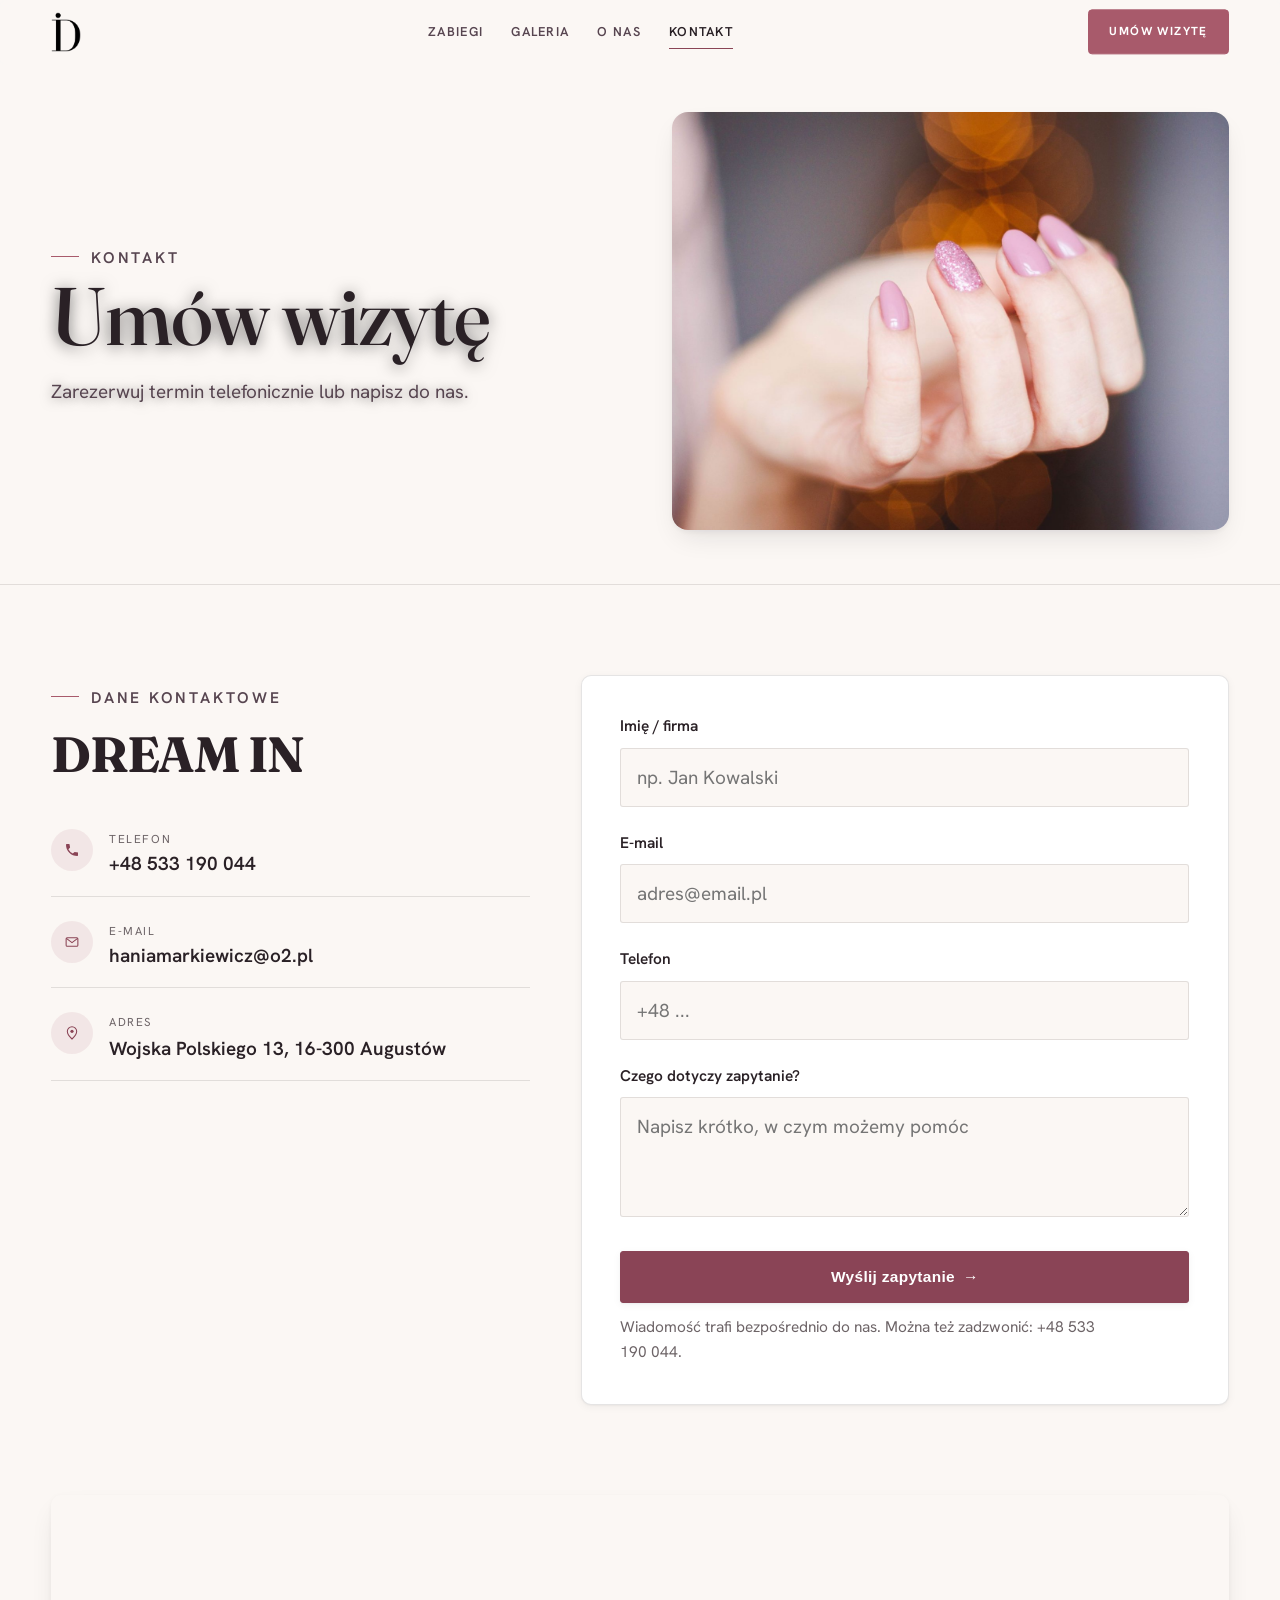
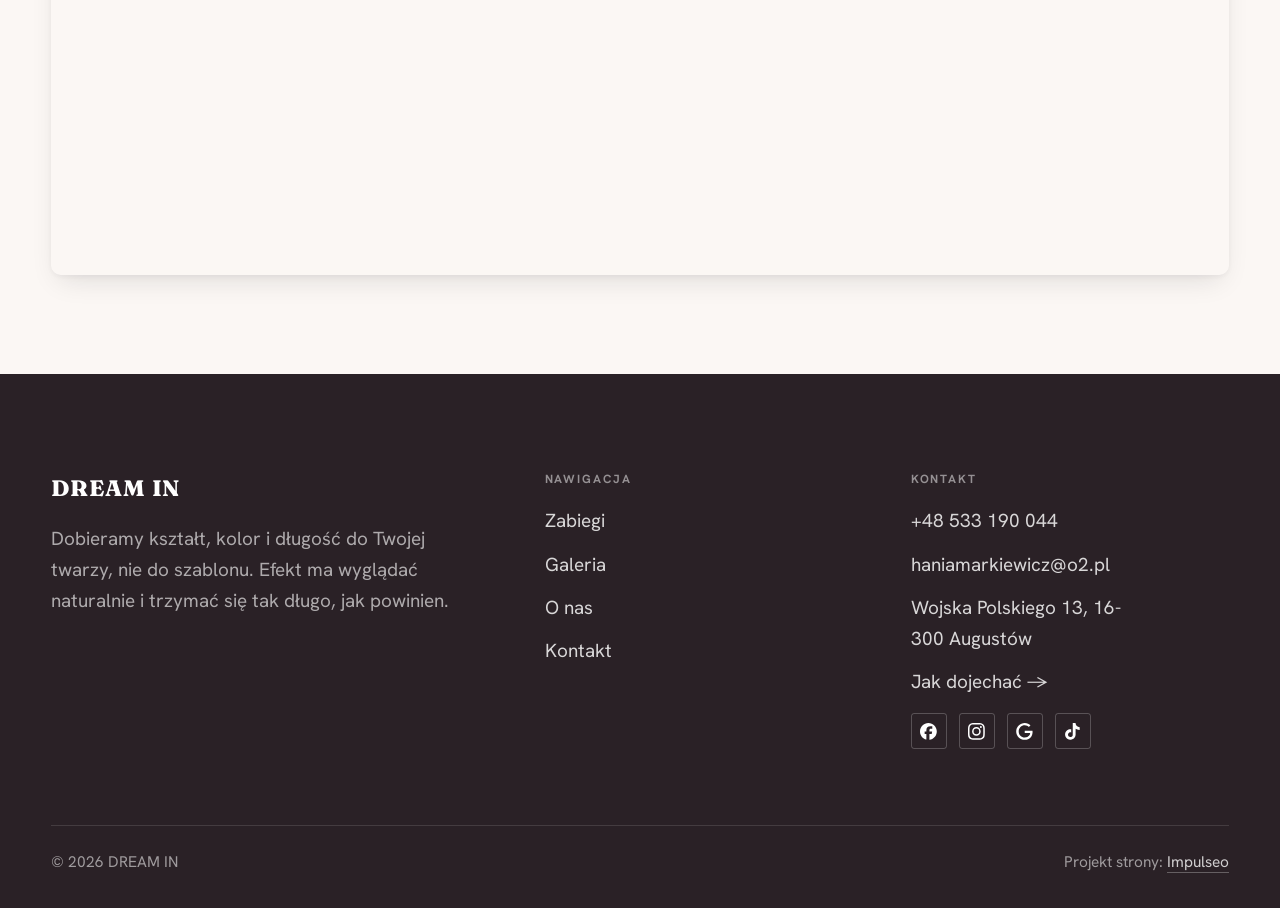
<file: kontakt.html>
<!DOCTYPE html>
<html lang="pl">
<head>
<meta charset="UTF-8">
<meta name="viewport" content="width=device-width, initial-scale=1.0">
<title>Kontakt - DREAM IN</title>
<meta name="description" content="Kontakt DREAM IN - Wojska Polskiego 13, 16-300 Augustów">
<link rel="canonical" href="https://kris20032.github.io/dream-in/kontakt.html">
<meta name="robots" content="noindex, nofollow">
<meta property="og:type" content="website">
<meta property="og:locale" content="pl_PL">
<meta property="og:site_name" content="DREAM IN">
<meta property="og:title" content="Kontakt - DREAM IN">
<meta property="og:description" content="Kontakt DREAM IN - Wojska Polskiego 13, 16-300 Augustów">
<meta property="og:url" content="https://kris20032.github.io/dream-in/kontakt.html">
<meta property="og:image" content="https://kris20032.github.io/dream-in/img/og.jpg">
<meta property="og:image:width" content="1200">
<meta property="og:image:height" content="630">
<meta name="twitter:card" content="summary_large_image">
<link rel="preconnect" href="https://fonts.googleapis.com">
<link rel="preconnect" href="https://fonts.gstatic.com" crossorigin>
<link href="https://fonts.googleapis.com/css2?family=Fraunces:wght@500;600;700&family=Hanken+Grotesk:wght@400;500;600&display=swap" rel="stylesheet">
<link rel="stylesheet" href="assets/styles.css?v=d96a6031">
</head>
<body>

<header class="nav">
  <div class="wrap nav-inner">
    <a class="brand brand-has-logo" href="index.html"><img class="brand-logo" src="img/logo.png" alt="DREAM IN" width="342" height="453" decoding="async"></a>
    <nav class="nav-links">
      <a href="oferta.html">Zabiegi</a>
      <a href="realizacje.html">Galeria</a>
      <a href="o-nas.html">O nas</a>
      <a href="kontakt.html" class="active" aria-current="page">Kontakt</a>
      <a href="kontakt.html" class="btn btn-accent">Umów wizytę</a>
    </nav>
    <button class="nav-toggle" aria-label="Menu"><span></span><span></span><span></span></button>
  </div>
</header>

<main>
<section class="pagehead pagehead-soft">
  <div class="wrap">
    <figure class="ph-fig reveal"><img src="img/ph4.jpg" alt="DREAM IN - Umów wizytę" loading="lazy" width="1600" height="1066" decoding="async"></figure>
    <div class="ph-copy reveal">
      <span class="eyebrow">Kontakt</span>
      <h1>Umów wizytę</h1>
      <p>Zarezerwuj termin telefonicznie lub napisz do nas.</p>
    </div>
  </div>
</section>
<section>
  <div class="wrap contact-grid">
    <div class="reveal">
      <span class="eyebrow">Dane kontaktowe</span>
      <h2 style="margin:var(--space-4) 0 var(--space-6)">DREAM IN</h2>
      <div class="info-list">
        <div class="info-row"><div class="ic"><svg class="ico-tel" width="16" height="16" viewBox="0 0 24 24" fill="none" aria-hidden="true"><path d="M6.6 10.8a15.5 15.5 0 0 0 6.6 6.6l2.2-2.2a1 1 0 0 1 1-.24 11.4 11.4 0 0 0 3.6.58 1 1 0 0 1 1 1V20a1 1 0 0 1-1 1A17 17 0 0 1 3 4a1 1 0 0 1 1-1h3.5a1 1 0 0 1 1 1c0 1.25.2 2.46.58 3.6a1 1 0 0 1-.25 1l-2.23 2.2Z" fill="currentColor"/></svg></div><div><div class="lbl">Telefon</div><a class="val" href="tel:+48533190044">+48 533 190 044</a></div></div>
        <div class="info-row"><div class="ic"><svg class="ico-mail" width="16" height="16" viewBox="0 0 24 24" fill="none" aria-hidden="true"><rect x="3.2" y="5.5" width="17.6" height="13" rx="1.6" stroke="currentColor" stroke-width="1.6"/><path d="M4 7l8 6 8-6" stroke="currentColor" stroke-width="1.6" stroke-linecap="round" stroke-linejoin="round"/></svg></div><div><div class="lbl">E-mail</div><a class="val" href="mailto:haniamarkiewicz@o2.pl">haniamarkiewicz@o2.pl</a></div></div>
        <div class="info-row"><div class="ic"><svg class="ico-pin" width="16" height="16" viewBox="0 0 24 24" fill="none" aria-hidden="true"><path d="M12 21s7-6.1 7-11.5A7 7 0 0 0 5 9.5C5 14.9 12 21 12 21Z" stroke="currentColor" stroke-width="1.6" fill="none"/><circle cx="12" cy="9.5" r="2.4" fill="currentColor"/></svg></div><div><div class="lbl">Adres</div><div class="val">Wojska Polskiego 13, 16-300 Augustów</div></div></div>
      </div>
    </div>
    <div class="reveal">
      <form class="form" action="https://formsubmit.co/haniamarkiewicz@o2.pl" method="POST">
        <input type="hidden" name="_subject" value="Zapytanie ze strony DREAM IN">
        <input type="hidden" name="_captcha" value="false">
        <input type="hidden" name="_template" value="table">
        <div class="fld"><label for="name">Imię / firma</label><input id="name" name="name" type="text" placeholder="np. Jan Kowalski" required></div>
        <div class="fld"><label for="email">E-mail</label><input id="email" name="email" type="email" placeholder="adres@email.pl" required></div>
        <div class="fld"><label for="phone">Telefon</label><input id="phone" name="phone" type="tel" placeholder="+48 ..."></div>
        <div class="fld"><label for="msg">Czego dotyczy zapytanie?</label><textarea id="msg" name="message" placeholder="Napisz krótko, w czym możemy pomóc" required></textarea></div>
        <button type="submit" class="btn btn-accent" style="width:100%;justify-content:center">Wyślij zapytanie <span class="arr">→</span></button>
        <p class="note">Wiadomość trafi bezpośrednio do nas. Można też zadzwonić: +48 533 190 044.</p>
      </form>
    </div>
  </div>
</section>
<section style="padding-top:0">
  <div class="wrap reveal">
    <iframe class="map" title="DREAM IN - Augustów" src="https://maps.google.com/maps?q=DREAM%20IN%20August%C3%B3w&z=15&output=embed" loading="lazy" referrerpolicy="no-referrer-when-downgrade"></iframe>
  </div>
</section>
</main>

<footer>
  <div class="wrap">
    <div class="foot-grid">
      <div class="foot-brand">
        <div class="name">DREAM IN</div>
        <p>Dobieramy kształt, kolor i długość do Twojej twarzy, nie do szablonu. Efekt ma wyglądać naturalnie i trzymać się tak długo, jak powinien.</p>
      </div>
      <div class="foot-col">
        <h4>Nawigacja</h4>
        <a href="oferta.html">Zabiegi</a>
        <a href="realizacje.html">Galeria</a>
        <a href="o-nas.html">O nas</a>
        <a href="kontakt.html">Kontakt</a>
      </div>
      <div class="foot-col">
        <h4>Kontakt</h4>
        <a href="tel:+48533190044">+48 533 190 044</a>
        <a href="mailto:haniamarkiewicz@o2.pl">haniamarkiewicz@o2.pl</a>
        <p>Wojska Polskiego 13, 16-300 Augustów</p>
        <a href="https://maps.google.com/?cid=6505082979697153690&g_mp=Cidnb29nbGUubWFwcy5wbGFjZXMudjEuUGxhY2VzLlNlYXJjaFRleHQQAhgEIAA" target="_blank" rel="noopener">Jak dojechać →</a>
      <div class="foot-soc">
        <a class="soc" href="https://www.facebook.com/DreaminAugustow/?locale=pl_PL" target="_blank" rel="noopener" aria-label="Facebook - DREAM IN"><svg viewBox="0 0 24 24" aria-hidden="true" focusable="false"><path d="M9.101 23.691v-7.98H6.627v-3.667h2.474v-1.58c0-4.085 1.848-5.978 5.858-5.978.401 0 .955.042 1.468.103a8.68 8.68 0 0 1 1.141.195v3.325a8.623 8.623 0 0 0-.653-.036 26.805 26.805 0 0 0-.733-.009c-.707 0-1.259.096-1.675.309a1.686 1.686 0 0 0-.679.622c-.258.42-.374.995-.374 1.752v1.297h3.919l-.386 2.103-.287 1.564h-3.246v8.245C19.396 23.238 24 18.179 24 12.044c0-6.627-5.373-12-12-12s-12 5.373-12 12c0 5.628 3.874 10.35 9.101 11.647Z" fill="currentColor"/></svg></a>
        <a class="soc" href="https://www.instagram.com/dreamin_augustow/?hl=pl" target="_blank" rel="noopener" aria-label="Instagram - DREAM IN"><svg viewBox="0 0 24 24" aria-hidden="true" focusable="false"><path d="M7.0301.084c-1.2768.0602-2.1487.264-2.911.5634-.7888.3075-1.4575.72-2.1228 1.3877-.6652.6677-1.075 1.3368-1.3802 2.127-.2954.7638-.4956 1.6365-.552 2.914-.0564 1.2775-.0689 1.6882-.0626 4.947.0062 3.2586.0206 3.6671.0825 4.9473.061 1.2765.264 2.1482.5635 2.9107.308.7889.72 1.4573 1.388 2.1228.6679.6655 1.3365 1.0743 2.1285 1.38.7632.295 1.6361.4961 2.9134.552 1.2773.056 1.6884.069 4.9462.0627 3.2578-.0062 3.668-.0207 4.9478-.0814 1.28-.0607 2.147-.2652 2.9098-.5633.7889-.3086 1.4578-.72 2.1228-1.3881.665-.6682 1.0745-1.3378 1.3795-2.1284.2957-.7632.4966-1.636.552-2.9124.056-1.2809.0692-1.6898.063-4.948-.0063-3.2583-.021-3.6668-.0817-4.9465-.0607-1.2797-.264-2.1487-.5633-2.9117-.3084-.7889-.72-1.4568-1.3876-2.1228C21.2982 1.33 20.628.9208 19.8378.6165 19.074.321 18.2017.1197 16.9244.0645 15.6471.0093 15.236-.005 11.977.0014 8.718.0076 8.31.0215 7.0301.0839m.1402 21.6932c-1.17-.0509-1.8053-.2453-2.2287-.408-.5606-.216-.96-.4771-1.3819-.895-.422-.4178-.6811-.8186-.9-1.378-.1644-.4234-.3624-1.058-.4171-2.228-.0595-1.2645-.072-1.6442-.079-4.848-.007-3.2037.0053-3.583.0607-4.848.05-1.169.2456-1.805.408-2.2282.216-.5613.4762-.96.895-1.3816.4188-.4217.8184-.6814 1.3783-.9003.423-.1651 1.0575-.3614 2.227-.4171 1.2655-.06 1.6447-.072 4.848-.079 3.2033-.007 3.5835.005 4.8495.0608 1.169.0508 1.8053.2445 2.228.408.5608.216.96.4754 1.3816.895.4217.4194.6816.8176.9005 1.3787.1653.4217.3617 1.056.4169 2.2263.0602 1.2655.0739 1.645.0796 4.848.0058 3.203-.0055 3.5834-.061 4.848-.051 1.17-.245 1.8055-.408 2.2294-.216.5604-.4763.96-.8954 1.3814-.419.4215-.8181.6811-1.3783.9-.4224.1649-1.0577.3617-2.2262.4174-1.2656.0595-1.6448.072-4.8493.079-3.2045.007-3.5825-.006-4.848-.0608M16.953 5.5864A1.44 1.44 0 1 0 18.39 4.144a1.44 1.44 0 0 0-1.437 1.4424M5.8385 12.012c.0067 3.4032 2.7706 6.1557 6.173 6.1493 3.4026-.0065 6.157-2.7701 6.1506-6.1733-.0065-3.4032-2.771-6.1565-6.174-6.1498-3.403.0067-6.156 2.771-6.1496 6.1738M8 12.0077a4 4 0 1 1 4.008 3.9921A3.9996 3.9996 0 0 1 8 12.0077" fill="currentColor"/></svg></a>
        <a class="soc" href="https://maps.google.com/?cid=6505082979697153690&g_mp=Cidnb29nbGUubWFwcy5wbGFjZXMudjEuUGxhY2VzLlNlYXJjaFRleHQQAhgEIAA" target="_blank" rel="noopener" aria-label="Google - DREAM IN"><svg viewBox="0 0 24 24" aria-hidden="true" focusable="false"><path d="M12.48 10.92v3.28h7.84c-.24 1.84-.853 3.187-1.787 4.133-1.147 1.147-2.933 2.4-6.053 2.4-4.827 0-8.6-3.893-8.6-8.72s3.773-8.72 8.6-8.72c2.6 0 4.507 1.027 5.907 2.347l2.307-2.307C18.747 1.44 16.133 0 12.48 0 5.867 0 .307 5.387.307 12s5.56 12 12.173 12c3.573 0 6.267-1.173 8.373-3.36 2.16-2.16 2.84-5.213 2.84-7.667 0-.76-.053-1.467-.173-2.053H12.48z" fill="currentColor"/></svg></a>
        <a class="soc" href="https://www.tiktok.com/@dream.in.augustow" target="_blank" rel="noopener" aria-label="TikTok - DREAM IN"><svg viewBox="0 0 24 24" aria-hidden="true" focusable="false"><path d="M12.525.02c1.31-.02 2.61-.01 3.91-.02.08 1.53.63 3.09 1.75 4.17 1.12 1.11 2.7 1.62 4.24 1.79v4.03c-1.44-.05-2.89-.35-4.2-.97-.57-.26-1.1-.59-1.62-.93-.01 2.92.01 5.84-.02 8.75-.08 1.4-.54 2.79-1.35 3.94-1.31 1.92-3.58 3.17-5.91 3.21-1.43.08-2.86-.31-4.08-1.03-2.02-1.19-3.44-3.37-3.65-5.71-.02-.5-.03-1-.01-1.49.18-1.9 1.12-3.72 2.58-4.96 1.66-1.44 3.98-2.13 6.15-1.72.02 1.48-.04 2.96-.04 4.44-.99-.32-2.15-.23-3.02.37-.63.41-1.11 1.04-1.36 1.75-.21.51-.15 1.07-.14 1.61.24 1.64 1.82 3.02 3.5 2.87 1.12-.01 2.19-.66 2.77-1.61.19-.33.4-.67.41-1.06.1-1.79.06-3.57.07-5.36.01-4.03-.01-8.05.02-12.07z" fill="currentColor"/></svg></a>
      </div>
      </div>
    </div>
    <div class="foot-bot">
      <span>© 2026 DREAM IN</span>
      <span>Projekt strony: <a class="foot-credit" href="https://impulseo.pl" target="_blank" rel="noopener">Impulseo</a></span>
    </div>
  </div>
</footer>
<div class="sticky-reserve"><a class="sr-book" href="kontakt.html">Umów wizytę</a><a class="sr-call" href="tel:+48533190044" aria-label="Zadzwoń"><svg class="ico-tel" width="16" height="16" viewBox="0 0 24 24" fill="none" aria-hidden="true"><path d="M6.6 10.8a15.5 15.5 0 0 0 6.6 6.6l2.2-2.2a1 1 0 0 1 1-.24 11.4 11.4 0 0 0 3.6.58 1 1 0 0 1 1 1V20a1 1 0 0 1-1 1A17 17 0 0 1 3 4a1 1 0 0 1 1-1h3.5a1 1 0 0 1 1 1c0 1.25.2 2.46.58 3.6a1 1 0 0 1-.25 1l-2.23 2.2Z" fill="currentColor"/></svg></a></div>
<div class="demo-wazne" data-do="2026-09-01" data-cykl="3" hidden><svg class="dw-ico" width="13" height="13" viewBox="0 0 24 24" fill="none" aria-hidden="true"><circle cx="12" cy="12" r="8.6" stroke="currentColor" stroke-width="1.8"/><path d="M12 7.2V12l3.3 2" stroke="currentColor" stroke-width="1.8" stroke-linecap="round"/></svg><span class="dw-txt"></span></div>

<script src="assets/main.js"></script>
</body>
</html>
</file>
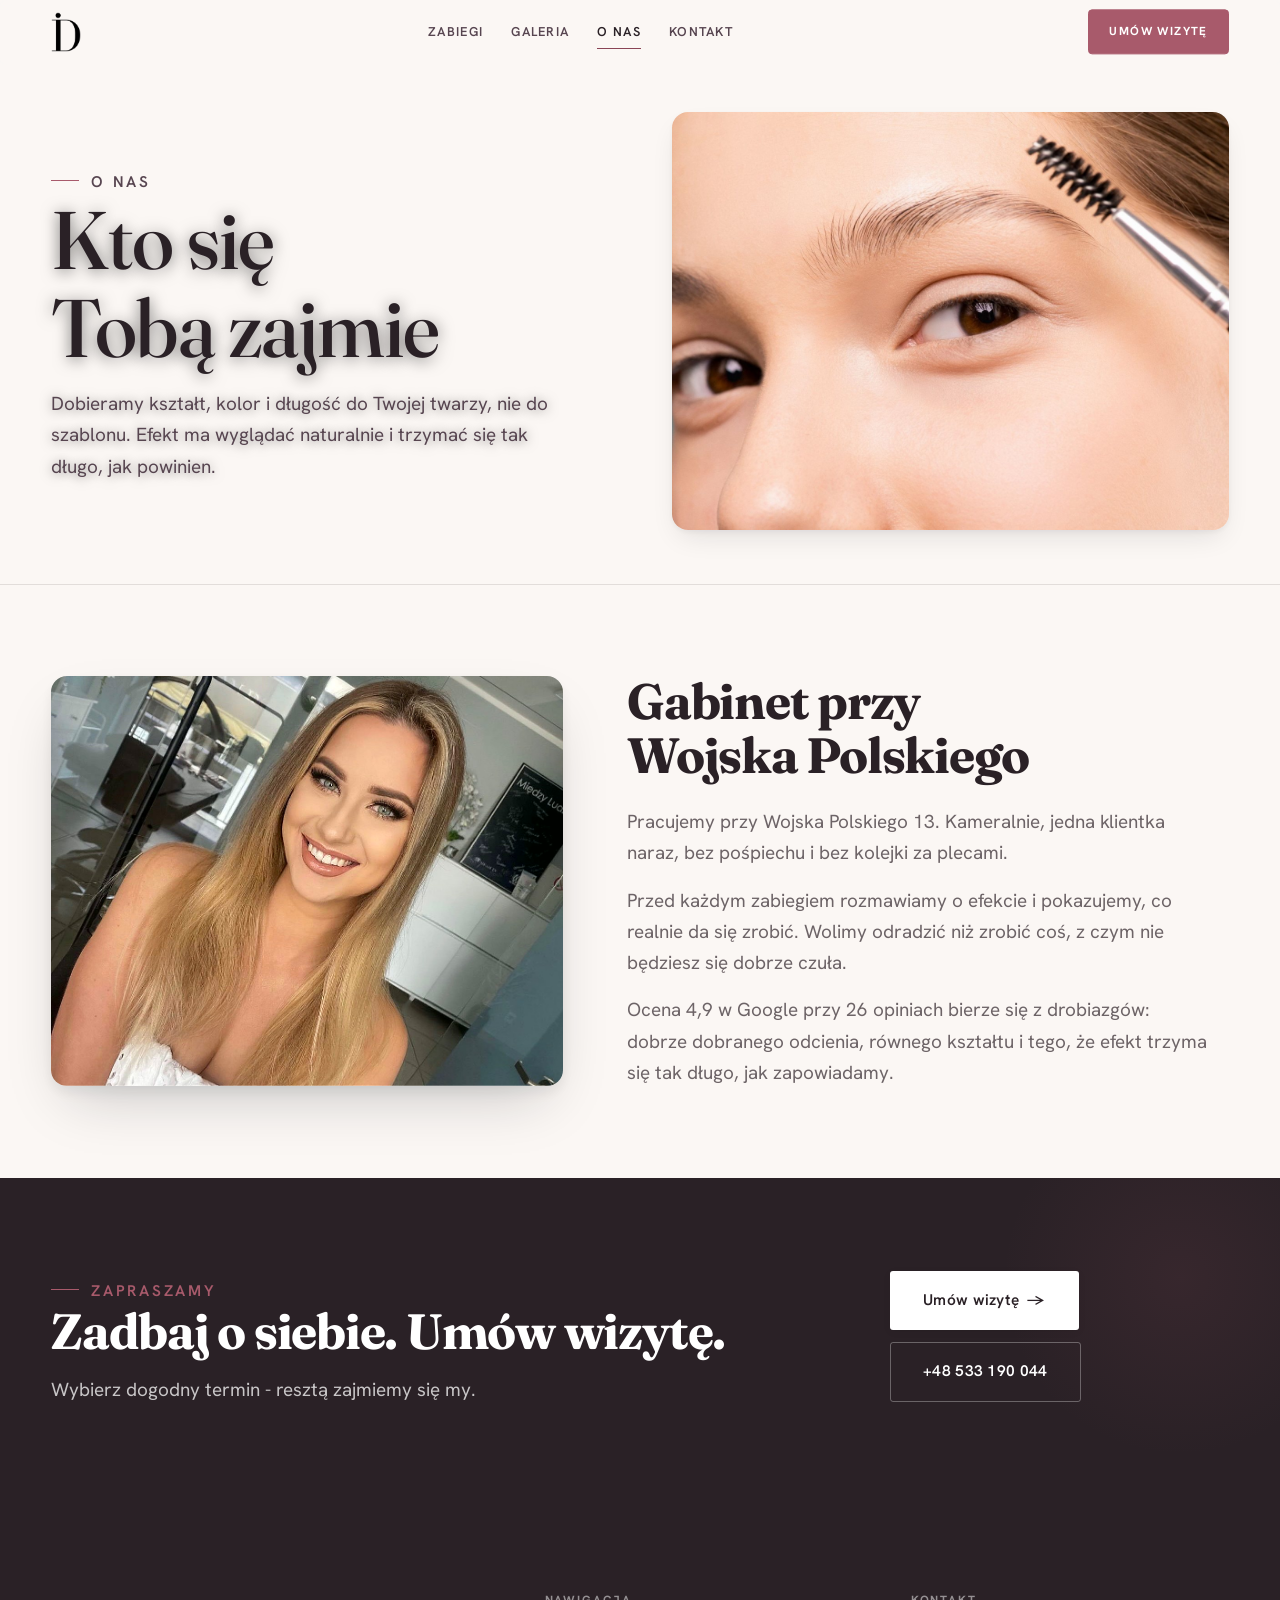
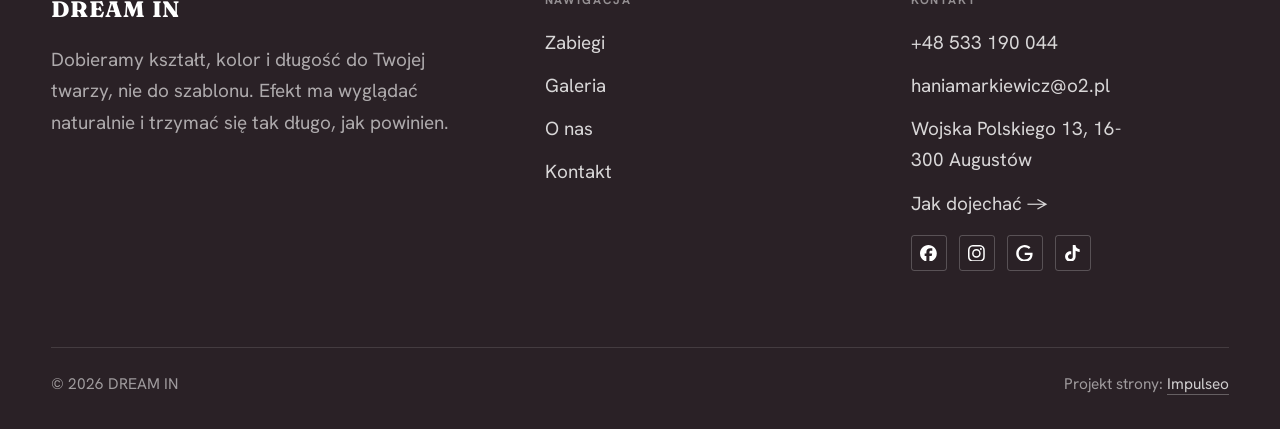
<file: o-nas.html>
<!DOCTYPE html>
<html lang="pl">
<head>
<meta charset="UTF-8">
<meta name="viewport" content="width=device-width, initial-scale=1.0">
<title>O nas - DREAM IN</title>
<meta name="description" content="DREAM IN - gabinet kosmetyczny w Augustowie. Makijaż permanentny brwi, stylizacja rzęs, paznokcie i makijaż okolicznościowy. Zadzwoń i umów termin.">
<link rel="canonical" href="https://kris20032.github.io/dream-in/o-nas.html">
<meta name="robots" content="noindex, nofollow">
<meta property="og:type" content="website">
<meta property="og:locale" content="pl_PL">
<meta property="og:site_name" content="DREAM IN">
<meta property="og:title" content="O nas - DREAM IN">
<meta property="og:description" content="DREAM IN - gabinet kosmetyczny w Augustowie. Makijaż permanentny brwi, stylizacja rzęs, paznokcie i makijaż okolicznościowy. Zadzwoń i umów termin.">
<meta property="og:url" content="https://kris20032.github.io/dream-in/o-nas.html">
<meta property="og:image" content="https://kris20032.github.io/dream-in/img/og.jpg">
<meta property="og:image:width" content="1200">
<meta property="og:image:height" content="630">
<meta name="twitter:card" content="summary_large_image">
<link rel="preconnect" href="https://fonts.googleapis.com">
<link rel="preconnect" href="https://fonts.gstatic.com" crossorigin>
<link href="https://fonts.googleapis.com/css2?family=Fraunces:wght@500;600;700&family=Hanken+Grotesk:wght@400;500;600&display=swap" rel="stylesheet">
<link rel="stylesheet" href="assets/styles.css?v=d96a6031">
</head>
<body>

<header class="nav">
  <div class="wrap nav-inner">
    <a class="brand brand-has-logo" href="index.html"><img class="brand-logo" src="img/logo.png" alt="DREAM IN" width="342" height="453" decoding="async"></a>
    <nav class="nav-links">
      <a href="oferta.html">Zabiegi</a>
      <a href="realizacje.html">Galeria</a>
      <a href="o-nas.html" class="active" aria-current="page">O nas</a>
      <a href="kontakt.html">Kontakt</a>
      <a href="kontakt.html" class="btn btn-accent">Umów wizytę</a>
    </nav>
    <button class="nav-toggle" aria-label="Menu"><span></span><span></span><span></span></button>
  </div>
</header>

<main>
<section class="pagehead pagehead-soft">
  <div class="wrap">
    <figure class="ph-fig reveal"><img src="img/ph3.jpg" alt="DREAM IN - Kto się Tobą zajmie" loading="lazy" width="1600" height="1068" decoding="async"></figure>
    <div class="ph-copy reveal">
      <span class="eyebrow">O nas</span>
      <h1>Kto się Tobą zajmie</h1>
      <p>Dobieramy kształt, kolor i długość do Twojej twarzy, nie do szablonu. Efekt ma wyglądać naturalnie i trzymać się tak długo, jak powinien.</p>
    </div>
  </div>
</section>
<section>
  <div class="wrap split">
    <div class="split-art reveal"><img src="img/about.jpg" alt="DREAM IN" loading="lazy" width="1125" height="1393" decoding="async"></div>
    <div class="split-copy reveal">
      <h2>Gabinet przy Wojska Polskiego</h2>
      <p class="muted">Pracujemy przy Wojska Polskiego 13. Kameralnie, jedna klientka naraz, bez pośpiechu i bez kolejki za plecami.</p>
      <p class="muted">Przed każdym zabiegiem rozmawiamy o efekcie i pokazujemy, co realnie da się zrobić. Wolimy odradzić niż zrobić coś, z czym nie będziesz się dobrze czuła.</p>
      <p class="muted">Ocena 4,9 w Google przy 26 opiniach bierze się z drobiazgów: dobrze dobranego odcienia, równego kształtu i tego, że efekt trzyma się tak długo, jak zapowiadamy.</p>
    </div>
  </div>
</section>


<section class="cta">
  <div class="wrap">
    <div class="reveal">
      <span class="eyebrow">Zapraszamy</span>
      <h2>Zadbaj o siebie. Umów wizytę.</h2>
      <p>Wybierz dogodny termin - resztą zajmiemy się my.</p>
    </div>
    <div class="cta-actions reveal">
      <a href="kontakt.html" class="btn btn-light">Umów wizytę <span class="arr">→</span></a>
      <a href="tel:+48533190044" class="btn btn-ghost btn-ghost-cta">+48 533 190 044</a>
    </div>
  </div>
</section>
</main>

<footer>
  <div class="wrap">
    <div class="foot-grid">
      <div class="foot-brand">
        <div class="name">DREAM IN</div>
        <p>Dobieramy kształt, kolor i długość do Twojej twarzy, nie do szablonu. Efekt ma wyglądać naturalnie i trzymać się tak długo, jak powinien.</p>
      </div>
      <div class="foot-col">
        <h4>Nawigacja</h4>
        <a href="oferta.html">Zabiegi</a>
        <a href="realizacje.html">Galeria</a>
        <a href="o-nas.html">O nas</a>
        <a href="kontakt.html">Kontakt</a>
      </div>
      <div class="foot-col">
        <h4>Kontakt</h4>
        <a href="tel:+48533190044">+48 533 190 044</a>
        <a href="mailto:haniamarkiewicz@o2.pl">haniamarkiewicz@o2.pl</a>
        <p>Wojska Polskiego 13, 16-300 Augustów</p>
        <a href="https://maps.google.com/?cid=6505082979697153690&g_mp=Cidnb29nbGUubWFwcy5wbGFjZXMudjEuUGxhY2VzLlNlYXJjaFRleHQQAhgEIAA" target="_blank" rel="noopener">Jak dojechać →</a>
      <div class="foot-soc">
        <a class="soc" href="https://www.facebook.com/DreaminAugustow/?locale=pl_PL" target="_blank" rel="noopener" aria-label="Facebook - DREAM IN"><svg viewBox="0 0 24 24" aria-hidden="true" focusable="false"><path d="M9.101 23.691v-7.98H6.627v-3.667h2.474v-1.58c0-4.085 1.848-5.978 5.858-5.978.401 0 .955.042 1.468.103a8.68 8.68 0 0 1 1.141.195v3.325a8.623 8.623 0 0 0-.653-.036 26.805 26.805 0 0 0-.733-.009c-.707 0-1.259.096-1.675.309a1.686 1.686 0 0 0-.679.622c-.258.42-.374.995-.374 1.752v1.297h3.919l-.386 2.103-.287 1.564h-3.246v8.245C19.396 23.238 24 18.179 24 12.044c0-6.627-5.373-12-12-12s-12 5.373-12 12c0 5.628 3.874 10.35 9.101 11.647Z" fill="currentColor"/></svg></a>
        <a class="soc" href="https://www.instagram.com/dreamin_augustow/?hl=pl" target="_blank" rel="noopener" aria-label="Instagram - DREAM IN"><svg viewBox="0 0 24 24" aria-hidden="true" focusable="false"><path d="M7.0301.084c-1.2768.0602-2.1487.264-2.911.5634-.7888.3075-1.4575.72-2.1228 1.3877-.6652.6677-1.075 1.3368-1.3802 2.127-.2954.7638-.4956 1.6365-.552 2.914-.0564 1.2775-.0689 1.6882-.0626 4.947.0062 3.2586.0206 3.6671.0825 4.9473.061 1.2765.264 2.1482.5635 2.9107.308.7889.72 1.4573 1.388 2.1228.6679.6655 1.3365 1.0743 2.1285 1.38.7632.295 1.6361.4961 2.9134.552 1.2773.056 1.6884.069 4.9462.0627 3.2578-.0062 3.668-.0207 4.9478-.0814 1.28-.0607 2.147-.2652 2.9098-.5633.7889-.3086 1.4578-.72 2.1228-1.3881.665-.6682 1.0745-1.3378 1.3795-2.1284.2957-.7632.4966-1.636.552-2.9124.056-1.2809.0692-1.6898.063-4.948-.0063-3.2583-.021-3.6668-.0817-4.9465-.0607-1.2797-.264-2.1487-.5633-2.9117-.3084-.7889-.72-1.4568-1.3876-2.1228C21.2982 1.33 20.628.9208 19.8378.6165 19.074.321 18.2017.1197 16.9244.0645 15.6471.0093 15.236-.005 11.977.0014 8.718.0076 8.31.0215 7.0301.0839m.1402 21.6932c-1.17-.0509-1.8053-.2453-2.2287-.408-.5606-.216-.96-.4771-1.3819-.895-.422-.4178-.6811-.8186-.9-1.378-.1644-.4234-.3624-1.058-.4171-2.228-.0595-1.2645-.072-1.6442-.079-4.848-.007-3.2037.0053-3.583.0607-4.848.05-1.169.2456-1.805.408-2.2282.216-.5613.4762-.96.895-1.3816.4188-.4217.8184-.6814 1.3783-.9003.423-.1651 1.0575-.3614 2.227-.4171 1.2655-.06 1.6447-.072 4.848-.079 3.2033-.007 3.5835.005 4.8495.0608 1.169.0508 1.8053.2445 2.228.408.5608.216.96.4754 1.3816.895.4217.4194.6816.8176.9005 1.3787.1653.4217.3617 1.056.4169 2.2263.0602 1.2655.0739 1.645.0796 4.848.0058 3.203-.0055 3.5834-.061 4.848-.051 1.17-.245 1.8055-.408 2.2294-.216.5604-.4763.96-.8954 1.3814-.419.4215-.8181.6811-1.3783.9-.4224.1649-1.0577.3617-2.2262.4174-1.2656.0595-1.6448.072-4.8493.079-3.2045.007-3.5825-.006-4.848-.0608M16.953 5.5864A1.44 1.44 0 1 0 18.39 4.144a1.44 1.44 0 0 0-1.437 1.4424M5.8385 12.012c.0067 3.4032 2.7706 6.1557 6.173 6.1493 3.4026-.0065 6.157-2.7701 6.1506-6.1733-.0065-3.4032-2.771-6.1565-6.174-6.1498-3.403.0067-6.156 2.771-6.1496 6.1738M8 12.0077a4 4 0 1 1 4.008 3.9921A3.9996 3.9996 0 0 1 8 12.0077" fill="currentColor"/></svg></a>
        <a class="soc" href="https://maps.google.com/?cid=6505082979697153690&g_mp=Cidnb29nbGUubWFwcy5wbGFjZXMudjEuUGxhY2VzLlNlYXJjaFRleHQQAhgEIAA" target="_blank" rel="noopener" aria-label="Google - DREAM IN"><svg viewBox="0 0 24 24" aria-hidden="true" focusable="false"><path d="M12.48 10.92v3.28h7.84c-.24 1.84-.853 3.187-1.787 4.133-1.147 1.147-2.933 2.4-6.053 2.4-4.827 0-8.6-3.893-8.6-8.72s3.773-8.72 8.6-8.72c2.6 0 4.507 1.027 5.907 2.347l2.307-2.307C18.747 1.44 16.133 0 12.48 0 5.867 0 .307 5.387.307 12s5.56 12 12.173 12c3.573 0 6.267-1.173 8.373-3.36 2.16-2.16 2.84-5.213 2.84-7.667 0-.76-.053-1.467-.173-2.053H12.48z" fill="currentColor"/></svg></a>
        <a class="soc" href="https://www.tiktok.com/@dream.in.augustow" target="_blank" rel="noopener" aria-label="TikTok - DREAM IN"><svg viewBox="0 0 24 24" aria-hidden="true" focusable="false"><path d="M12.525.02c1.31-.02 2.61-.01 3.91-.02.08 1.53.63 3.09 1.75 4.17 1.12 1.11 2.7 1.62 4.24 1.79v4.03c-1.44-.05-2.89-.35-4.2-.97-.57-.26-1.1-.59-1.62-.93-.01 2.92.01 5.84-.02 8.75-.08 1.4-.54 2.79-1.35 3.94-1.31 1.92-3.58 3.17-5.91 3.21-1.43.08-2.86-.31-4.08-1.03-2.02-1.19-3.44-3.37-3.65-5.71-.02-.5-.03-1-.01-1.49.18-1.9 1.12-3.72 2.58-4.96 1.66-1.44 3.98-2.13 6.15-1.72.02 1.48-.04 2.96-.04 4.44-.99-.32-2.15-.23-3.02.37-.63.41-1.11 1.04-1.36 1.75-.21.51-.15 1.07-.14 1.61.24 1.64 1.82 3.02 3.5 2.87 1.12-.01 2.19-.66 2.77-1.61.19-.33.4-.67.41-1.06.1-1.79.06-3.57.07-5.36.01-4.03-.01-8.05.02-12.07z" fill="currentColor"/></svg></a>
      </div>
      </div>
    </div>
    <div class="foot-bot">
      <span>© 2026 DREAM IN</span>
      <span>Projekt strony: <a class="foot-credit" href="https://impulseo.pl" target="_blank" rel="noopener">Impulseo</a></span>
    </div>
  </div>
</footer>
<div class="sticky-reserve"><a class="sr-book" href="kontakt.html">Umów wizytę</a><a class="sr-call" href="tel:+48533190044" aria-label="Zadzwoń"><svg class="ico-tel" width="16" height="16" viewBox="0 0 24 24" fill="none" aria-hidden="true"><path d="M6.6 10.8a15.5 15.5 0 0 0 6.6 6.6l2.2-2.2a1 1 0 0 1 1-.24 11.4 11.4 0 0 0 3.6.58 1 1 0 0 1 1 1V20a1 1 0 0 1-1 1A17 17 0 0 1 3 4a1 1 0 0 1 1-1h3.5a1 1 0 0 1 1 1c0 1.25.2 2.46.58 3.6a1 1 0 0 1-.25 1l-2.23 2.2Z" fill="currentColor"/></svg></a></div>
<div class="demo-wazne" data-do="2026-09-01" data-cykl="3" hidden><svg class="dw-ico" width="13" height="13" viewBox="0 0 24 24" fill="none" aria-hidden="true"><circle cx="12" cy="12" r="8.6" stroke="currentColor" stroke-width="1.8"/><path d="M12 7.2V12l3.3 2" stroke="currentColor" stroke-width="1.8" stroke-linecap="round"/></svg><span class="dw-txt"></span></div>

<script src="assets/main.js"></script>
</body>
</html>
</file>
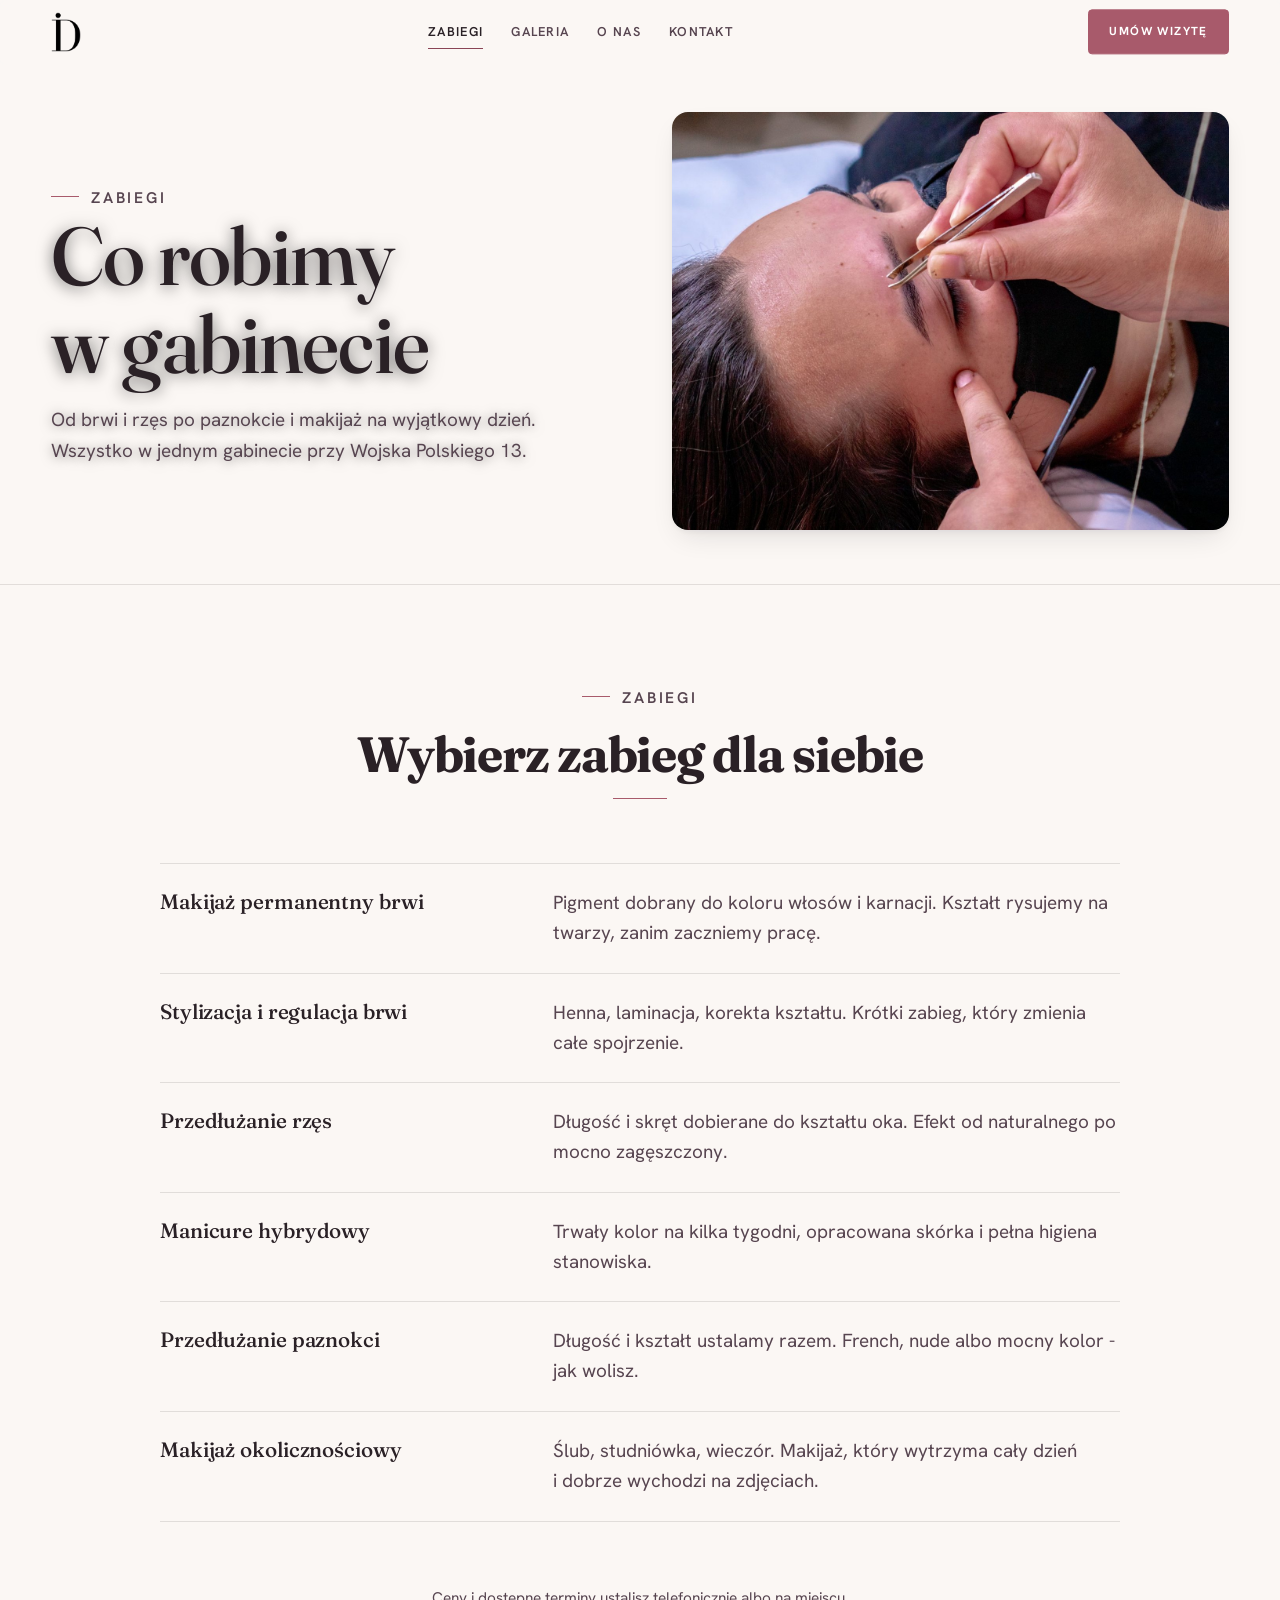
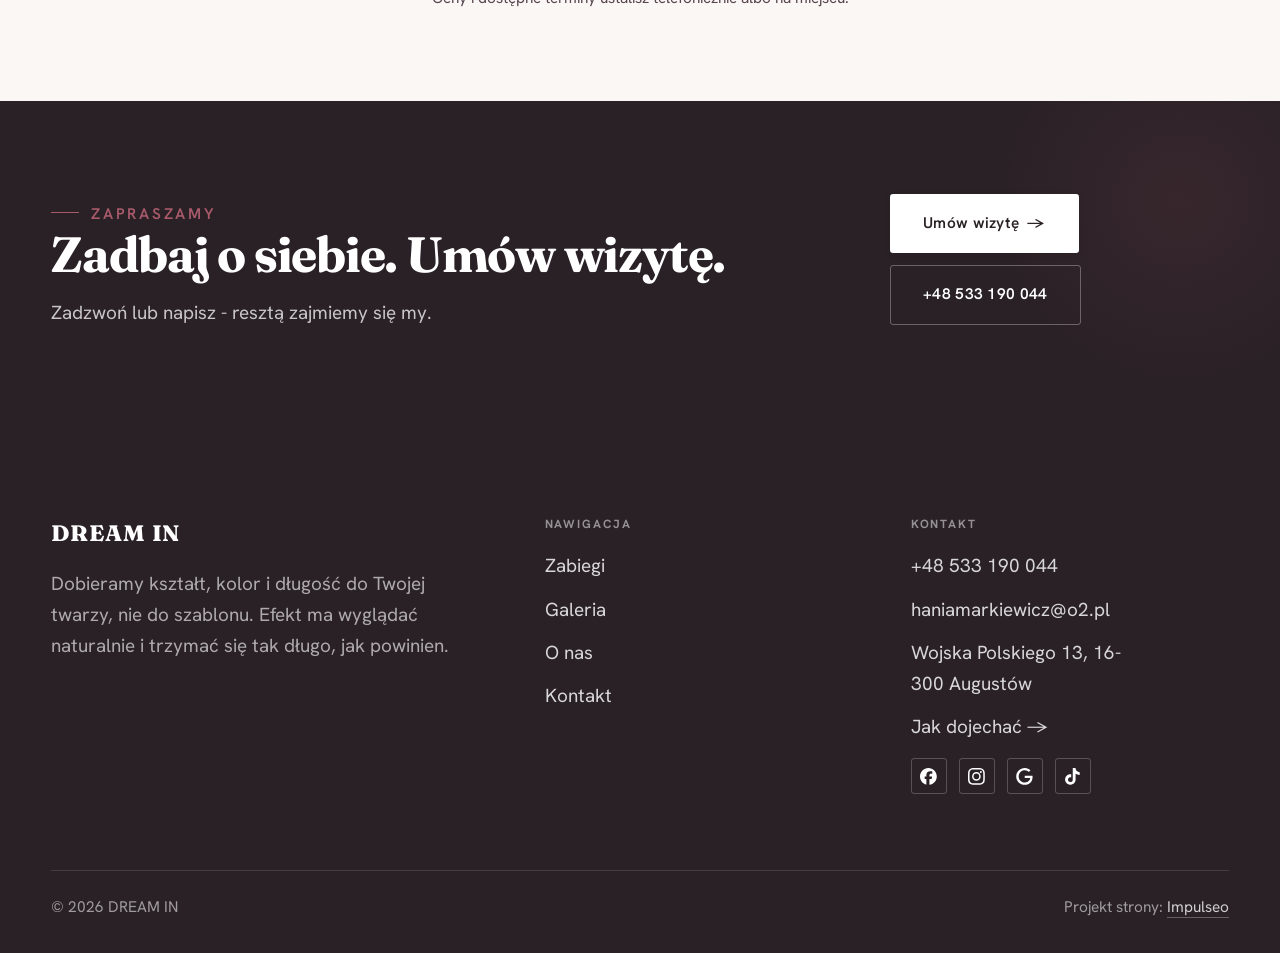
<file: oferta.html>
<!DOCTYPE html>
<html lang="pl">
<head>
<meta charset="UTF-8">
<meta name="viewport" content="width=device-width, initial-scale=1.0">
<title>Zabiegi - DREAM IN</title>
<meta name="description" content="DREAM IN - gabinet kosmetyczny w Augustowie. Makijaż permanentny brwi, stylizacja rzęs, paznokcie i makijaż okolicznościowy. Zadzwoń i umów termin.">
<link rel="canonical" href="https://kris20032.github.io/dream-in/oferta.html">
<meta name="robots" content="noindex, nofollow">
<meta property="og:type" content="website">
<meta property="og:locale" content="pl_PL">
<meta property="og:site_name" content="DREAM IN">
<meta property="og:title" content="Zabiegi - DREAM IN">
<meta property="og:description" content="DREAM IN - gabinet kosmetyczny w Augustowie. Makijaż permanentny brwi, stylizacja rzęs, paznokcie i makijaż okolicznościowy. Zadzwoń i umów termin.">
<meta property="og:url" content="https://kris20032.github.io/dream-in/oferta.html">
<meta property="og:image" content="https://kris20032.github.io/dream-in/img/og.jpg">
<meta property="og:image:width" content="1200">
<meta property="og:image:height" content="630">
<meta name="twitter:card" content="summary_large_image">
<link rel="preconnect" href="https://fonts.googleapis.com">
<link rel="preconnect" href="https://fonts.gstatic.com" crossorigin>
<link href="https://fonts.googleapis.com/css2?family=Fraunces:wght@500;600;700&family=Hanken+Grotesk:wght@400;500;600&display=swap" rel="stylesheet">
<link rel="stylesheet" href="assets/styles.css?v=d96a6031">
</head>
<body>

<header class="nav">
  <div class="wrap nav-inner">
    <a class="brand brand-has-logo" href="index.html"><img class="brand-logo" src="img/logo.png" alt="DREAM IN" width="342" height="453" decoding="async"></a>
    <nav class="nav-links">
      <a href="oferta.html" class="active" aria-current="page">Zabiegi</a>
      <a href="realizacje.html">Galeria</a>
      <a href="o-nas.html">O nas</a>
      <a href="kontakt.html">Kontakt</a>
      <a href="kontakt.html" class="btn btn-accent">Umów wizytę</a>
    </nav>
    <button class="nav-toggle" aria-label="Menu"><span></span><span></span><span></span></button>
  </div>
</header>

<main>
<section class="pagehead pagehead-soft">
  <div class="wrap">
    <figure class="ph-fig reveal"><img src="img/ph2.jpg" alt="DREAM IN - Co robimy w gabinecie" loading="lazy" width="1600" height="1066" decoding="async"></figure>
    <div class="ph-copy reveal">
      <span class="eyebrow">Zabiegi</span>
      <h1>Co robimy w gabinecie</h1>
      <p>Od brwi i rzęs po paznokcie i makijaż na wyjątkowy dzień. Wszystko w jednym gabinecie przy Wojska Polskiego 13.</p>
    </div>
  </div>
</section>
<section class="menu-sec">
  <div class="wrap">
    <div class="head center reveal">
      <span class="eyebrow">Zabiegi</span>
      <h2>Wybierz zabieg dla siebie</h2>
    </div>
    <div class="cennik">
      <div class="cennik-row reveal"><div class="cn-name"><h3>Makijaż permanentny brwi</h3></div><div class="cn-desc">Pigment dobrany do koloru włosów i karnacji. Kształt rysujemy na twarzy, zanim zaczniemy pracę.</div></div>
      <div class="cennik-row reveal"><div class="cn-name"><h3>Stylizacja i regulacja brwi</h3></div><div class="cn-desc">Henna, laminacja, korekta kształtu. Krótki zabieg, który zmienia całe spojrzenie.</div></div>
      <div class="cennik-row reveal"><div class="cn-name"><h3>Przedłużanie rzęs</h3></div><div class="cn-desc">Długość i skręt dobierane do kształtu oka. Efekt od naturalnego po mocno zagęszczony.</div></div>
      <div class="cennik-row reveal"><div class="cn-name"><h3>Manicure hybrydowy</h3></div><div class="cn-desc">Trwały kolor na kilka tygodni, opracowana skórka i pełna higiena stanowiska.</div></div>
      <div class="cennik-row reveal"><div class="cn-name"><h3>Przedłużanie paznokci</h3></div><div class="cn-desc">Długość i kształt ustalamy razem. French, nude albo mocny kolor - jak wolisz.</div></div>
      <div class="cennik-row reveal"><div class="cn-name"><h3>Makijaż okolicznościowy</h3></div><div class="cn-desc">Ślub, studniówka, wieczór. Makijaż, który wytrzyma cały dzień i dobrze wychodzi na zdjęciach.</div></div>
    </div>
    <p class="menu-note">Ceny i dostępne terminy ustalisz telefonicznie albo na miejscu.</p>
  </div>
</section>
<section class="cta">
  <div class="wrap">
    <div class="reveal">
      <span class="eyebrow">Zapraszamy</span>
      <h2>Zadbaj o siebie. Umów wizytę.</h2>
      <p>Zadzwoń lub napisz - resztą zajmiemy się my.</p>
    </div>
    <div class="cta-actions reveal">
      <a href="kontakt.html" class="btn btn-light">Umów wizytę <span class="arr">→</span></a>
      <a href="tel:+48533190044" class="btn btn-ghost btn-ghost-cta">+48 533 190 044</a>
    </div>
  </div>
</section>
</main>

<footer>
  <div class="wrap">
    <div class="foot-grid">
      <div class="foot-brand">
        <div class="name">DREAM IN</div>
        <p>Dobieramy kształt, kolor i długość do Twojej twarzy, nie do szablonu. Efekt ma wyglądać naturalnie i trzymać się tak długo, jak powinien.</p>
      </div>
      <div class="foot-col">
        <h4>Nawigacja</h4>
        <a href="oferta.html">Zabiegi</a>
        <a href="realizacje.html">Galeria</a>
        <a href="o-nas.html">O nas</a>
        <a href="kontakt.html">Kontakt</a>
      </div>
      <div class="foot-col">
        <h4>Kontakt</h4>
        <a href="tel:+48533190044">+48 533 190 044</a>
        <a href="mailto:haniamarkiewicz@o2.pl">haniamarkiewicz@o2.pl</a>
        <p>Wojska Polskiego 13, 16-300 Augustów</p>
        <a href="https://maps.google.com/?cid=6505082979697153690&g_mp=Cidnb29nbGUubWFwcy5wbGFjZXMudjEuUGxhY2VzLlNlYXJjaFRleHQQAhgEIAA" target="_blank" rel="noopener">Jak dojechać →</a>
      <div class="foot-soc">
        <a class="soc" href="https://www.facebook.com/DreaminAugustow/?locale=pl_PL" target="_blank" rel="noopener" aria-label="Facebook - DREAM IN"><svg viewBox="0 0 24 24" aria-hidden="true" focusable="false"><path d="M9.101 23.691v-7.98H6.627v-3.667h2.474v-1.58c0-4.085 1.848-5.978 5.858-5.978.401 0 .955.042 1.468.103a8.68 8.68 0 0 1 1.141.195v3.325a8.623 8.623 0 0 0-.653-.036 26.805 26.805 0 0 0-.733-.009c-.707 0-1.259.096-1.675.309a1.686 1.686 0 0 0-.679.622c-.258.42-.374.995-.374 1.752v1.297h3.919l-.386 2.103-.287 1.564h-3.246v8.245C19.396 23.238 24 18.179 24 12.044c0-6.627-5.373-12-12-12s-12 5.373-12 12c0 5.628 3.874 10.35 9.101 11.647Z" fill="currentColor"/></svg></a>
        <a class="soc" href="https://www.instagram.com/dreamin_augustow/?hl=pl" target="_blank" rel="noopener" aria-label="Instagram - DREAM IN"><svg viewBox="0 0 24 24" aria-hidden="true" focusable="false"><path d="M7.0301.084c-1.2768.0602-2.1487.264-2.911.5634-.7888.3075-1.4575.72-2.1228 1.3877-.6652.6677-1.075 1.3368-1.3802 2.127-.2954.7638-.4956 1.6365-.552 2.914-.0564 1.2775-.0689 1.6882-.0626 4.947.0062 3.2586.0206 3.6671.0825 4.9473.061 1.2765.264 2.1482.5635 2.9107.308.7889.72 1.4573 1.388 2.1228.6679.6655 1.3365 1.0743 2.1285 1.38.7632.295 1.6361.4961 2.9134.552 1.2773.056 1.6884.069 4.9462.0627 3.2578-.0062 3.668-.0207 4.9478-.0814 1.28-.0607 2.147-.2652 2.9098-.5633.7889-.3086 1.4578-.72 2.1228-1.3881.665-.6682 1.0745-1.3378 1.3795-2.1284.2957-.7632.4966-1.636.552-2.9124.056-1.2809.0692-1.6898.063-4.948-.0063-3.2583-.021-3.6668-.0817-4.9465-.0607-1.2797-.264-2.1487-.5633-2.9117-.3084-.7889-.72-1.4568-1.3876-2.1228C21.2982 1.33 20.628.9208 19.8378.6165 19.074.321 18.2017.1197 16.9244.0645 15.6471.0093 15.236-.005 11.977.0014 8.718.0076 8.31.0215 7.0301.0839m.1402 21.6932c-1.17-.0509-1.8053-.2453-2.2287-.408-.5606-.216-.96-.4771-1.3819-.895-.422-.4178-.6811-.8186-.9-1.378-.1644-.4234-.3624-1.058-.4171-2.228-.0595-1.2645-.072-1.6442-.079-4.848-.007-3.2037.0053-3.583.0607-4.848.05-1.169.2456-1.805.408-2.2282.216-.5613.4762-.96.895-1.3816.4188-.4217.8184-.6814 1.3783-.9003.423-.1651 1.0575-.3614 2.227-.4171 1.2655-.06 1.6447-.072 4.848-.079 3.2033-.007 3.5835.005 4.8495.0608 1.169.0508 1.8053.2445 2.228.408.5608.216.96.4754 1.3816.895.4217.4194.6816.8176.9005 1.3787.1653.4217.3617 1.056.4169 2.2263.0602 1.2655.0739 1.645.0796 4.848.0058 3.203-.0055 3.5834-.061 4.848-.051 1.17-.245 1.8055-.408 2.2294-.216.5604-.4763.96-.8954 1.3814-.419.4215-.8181.6811-1.3783.9-.4224.1649-1.0577.3617-2.2262.4174-1.2656.0595-1.6448.072-4.8493.079-3.2045.007-3.5825-.006-4.848-.0608M16.953 5.5864A1.44 1.44 0 1 0 18.39 4.144a1.44 1.44 0 0 0-1.437 1.4424M5.8385 12.012c.0067 3.4032 2.7706 6.1557 6.173 6.1493 3.4026-.0065 6.157-2.7701 6.1506-6.1733-.0065-3.4032-2.771-6.1565-6.174-6.1498-3.403.0067-6.156 2.771-6.1496 6.1738M8 12.0077a4 4 0 1 1 4.008 3.9921A3.9996 3.9996 0 0 1 8 12.0077" fill="currentColor"/></svg></a>
        <a class="soc" href="https://maps.google.com/?cid=6505082979697153690&g_mp=Cidnb29nbGUubWFwcy5wbGFjZXMudjEuUGxhY2VzLlNlYXJjaFRleHQQAhgEIAA" target="_blank" rel="noopener" aria-label="Google - DREAM IN"><svg viewBox="0 0 24 24" aria-hidden="true" focusable="false"><path d="M12.48 10.92v3.28h7.84c-.24 1.84-.853 3.187-1.787 4.133-1.147 1.147-2.933 2.4-6.053 2.4-4.827 0-8.6-3.893-8.6-8.72s3.773-8.72 8.6-8.72c2.6 0 4.507 1.027 5.907 2.347l2.307-2.307C18.747 1.44 16.133 0 12.48 0 5.867 0 .307 5.387.307 12s5.56 12 12.173 12c3.573 0 6.267-1.173 8.373-3.36 2.16-2.16 2.84-5.213 2.84-7.667 0-.76-.053-1.467-.173-2.053H12.48z" fill="currentColor"/></svg></a>
        <a class="soc" href="https://www.tiktok.com/@dream.in.augustow" target="_blank" rel="noopener" aria-label="TikTok - DREAM IN"><svg viewBox="0 0 24 24" aria-hidden="true" focusable="false"><path d="M12.525.02c1.31-.02 2.61-.01 3.91-.02.08 1.53.63 3.09 1.75 4.17 1.12 1.11 2.7 1.62 4.24 1.79v4.03c-1.44-.05-2.89-.35-4.2-.97-.57-.26-1.1-.59-1.62-.93-.01 2.92.01 5.84-.02 8.75-.08 1.4-.54 2.79-1.35 3.94-1.31 1.92-3.58 3.17-5.91 3.21-1.43.08-2.86-.31-4.08-1.03-2.02-1.19-3.44-3.37-3.65-5.71-.02-.5-.03-1-.01-1.49.18-1.9 1.12-3.72 2.58-4.96 1.66-1.44 3.98-2.13 6.15-1.72.02 1.48-.04 2.96-.04 4.44-.99-.32-2.15-.23-3.02.37-.63.41-1.11 1.04-1.36 1.75-.21.51-.15 1.07-.14 1.61.24 1.64 1.82 3.02 3.5 2.87 1.12-.01 2.19-.66 2.77-1.61.19-.33.4-.67.41-1.06.1-1.79.06-3.57.07-5.36.01-4.03-.01-8.05.02-12.07z" fill="currentColor"/></svg></a>
      </div>
      </div>
    </div>
    <div class="foot-bot">
      <span>© 2026 DREAM IN</span>
      <span>Projekt strony: <a class="foot-credit" href="https://impulseo.pl" target="_blank" rel="noopener">Impulseo</a></span>
    </div>
  </div>
</footer>
<div class="sticky-reserve"><a class="sr-book" href="kontakt.html">Umów wizytę</a><a class="sr-call" href="tel:+48533190044" aria-label="Zadzwoń"><svg class="ico-tel" width="16" height="16" viewBox="0 0 24 24" fill="none" aria-hidden="true"><path d="M6.6 10.8a15.5 15.5 0 0 0 6.6 6.6l2.2-2.2a1 1 0 0 1 1-.24 11.4 11.4 0 0 0 3.6.58 1 1 0 0 1 1 1V20a1 1 0 0 1-1 1A17 17 0 0 1 3 4a1 1 0 0 1 1-1h3.5a1 1 0 0 1 1 1c0 1.25.2 2.46.58 3.6a1 1 0 0 1-.25 1l-2.23 2.2Z" fill="currentColor"/></svg></a></div>
<div class="demo-wazne" data-do="2026-09-01" data-cykl="3" hidden><svg class="dw-ico" width="13" height="13" viewBox="0 0 24 24" fill="none" aria-hidden="true"><circle cx="12" cy="12" r="8.6" stroke="currentColor" stroke-width="1.8"/><path d="M12 7.2V12l3.3 2" stroke="currentColor" stroke-width="1.8" stroke-linecap="round"/></svg><span class="dw-txt"></span></div>

<script src="assets/main.js"></script>
</body>
</html>
</file>
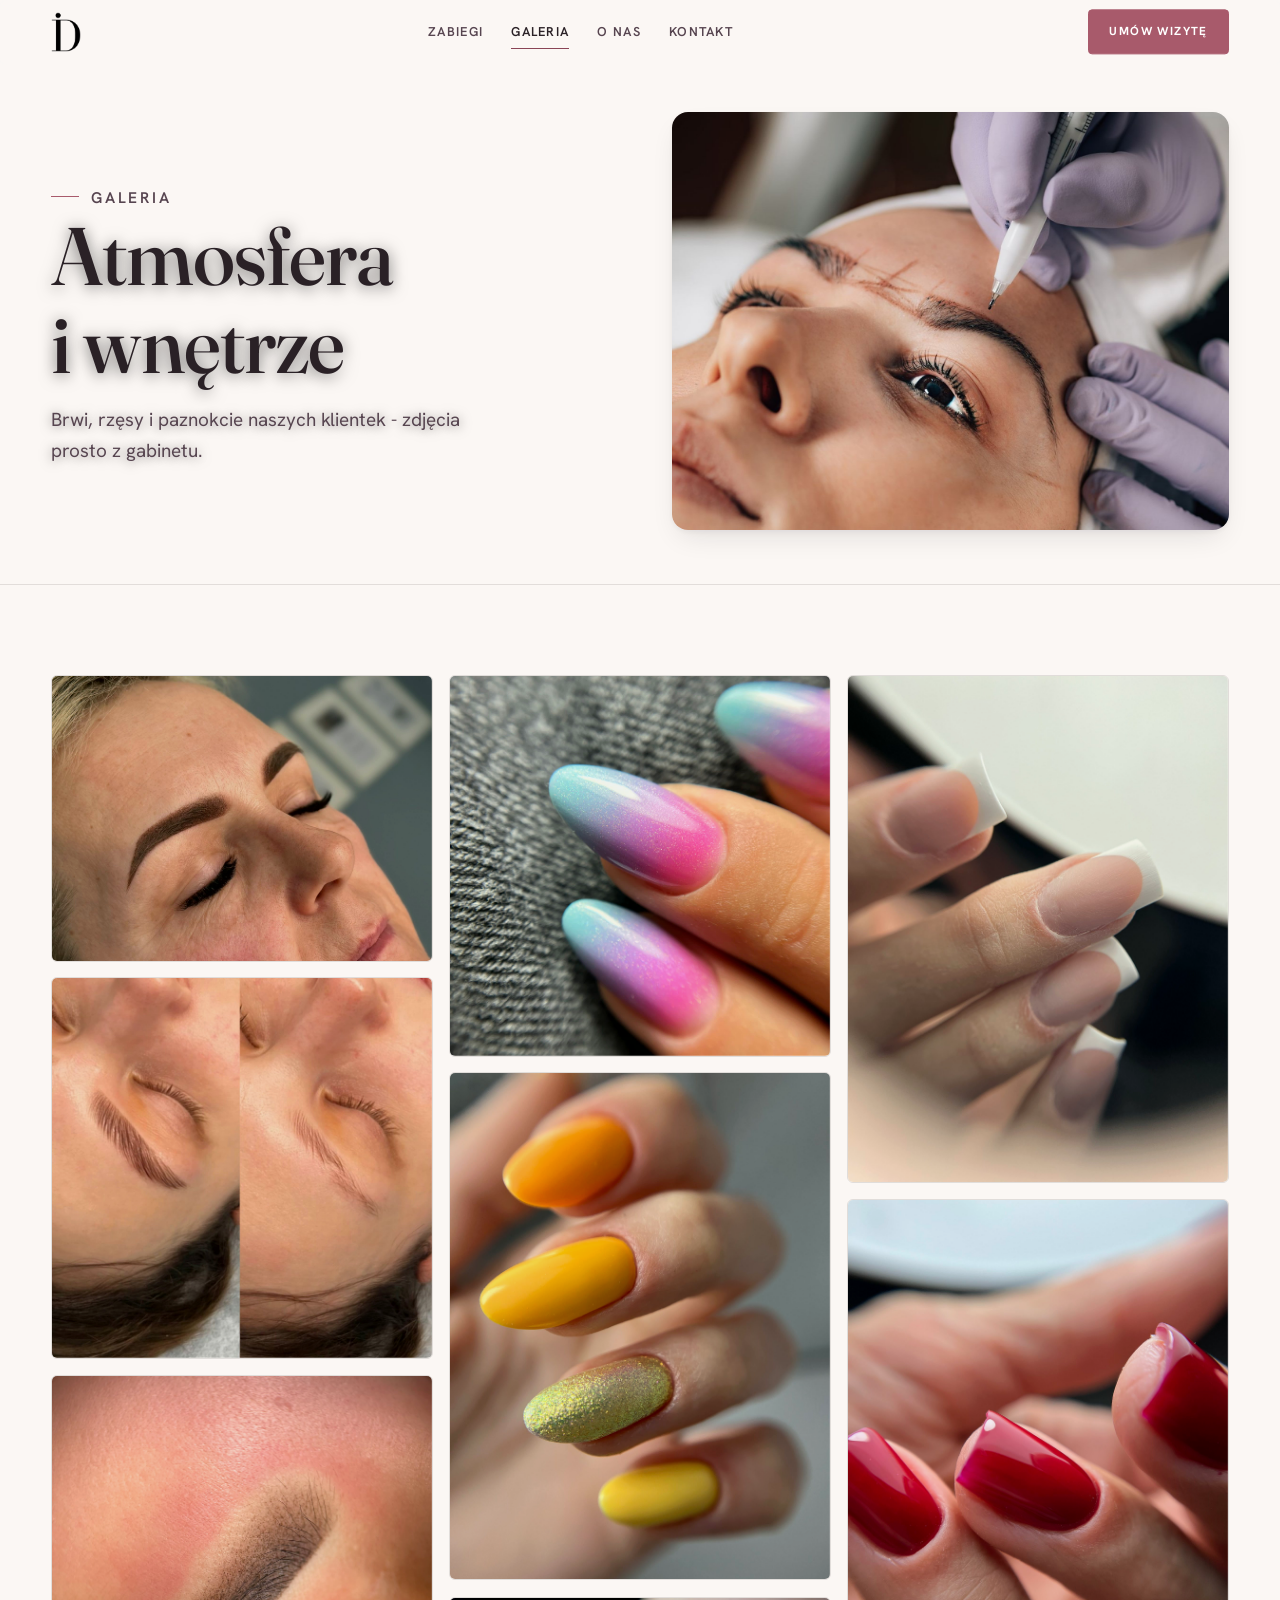
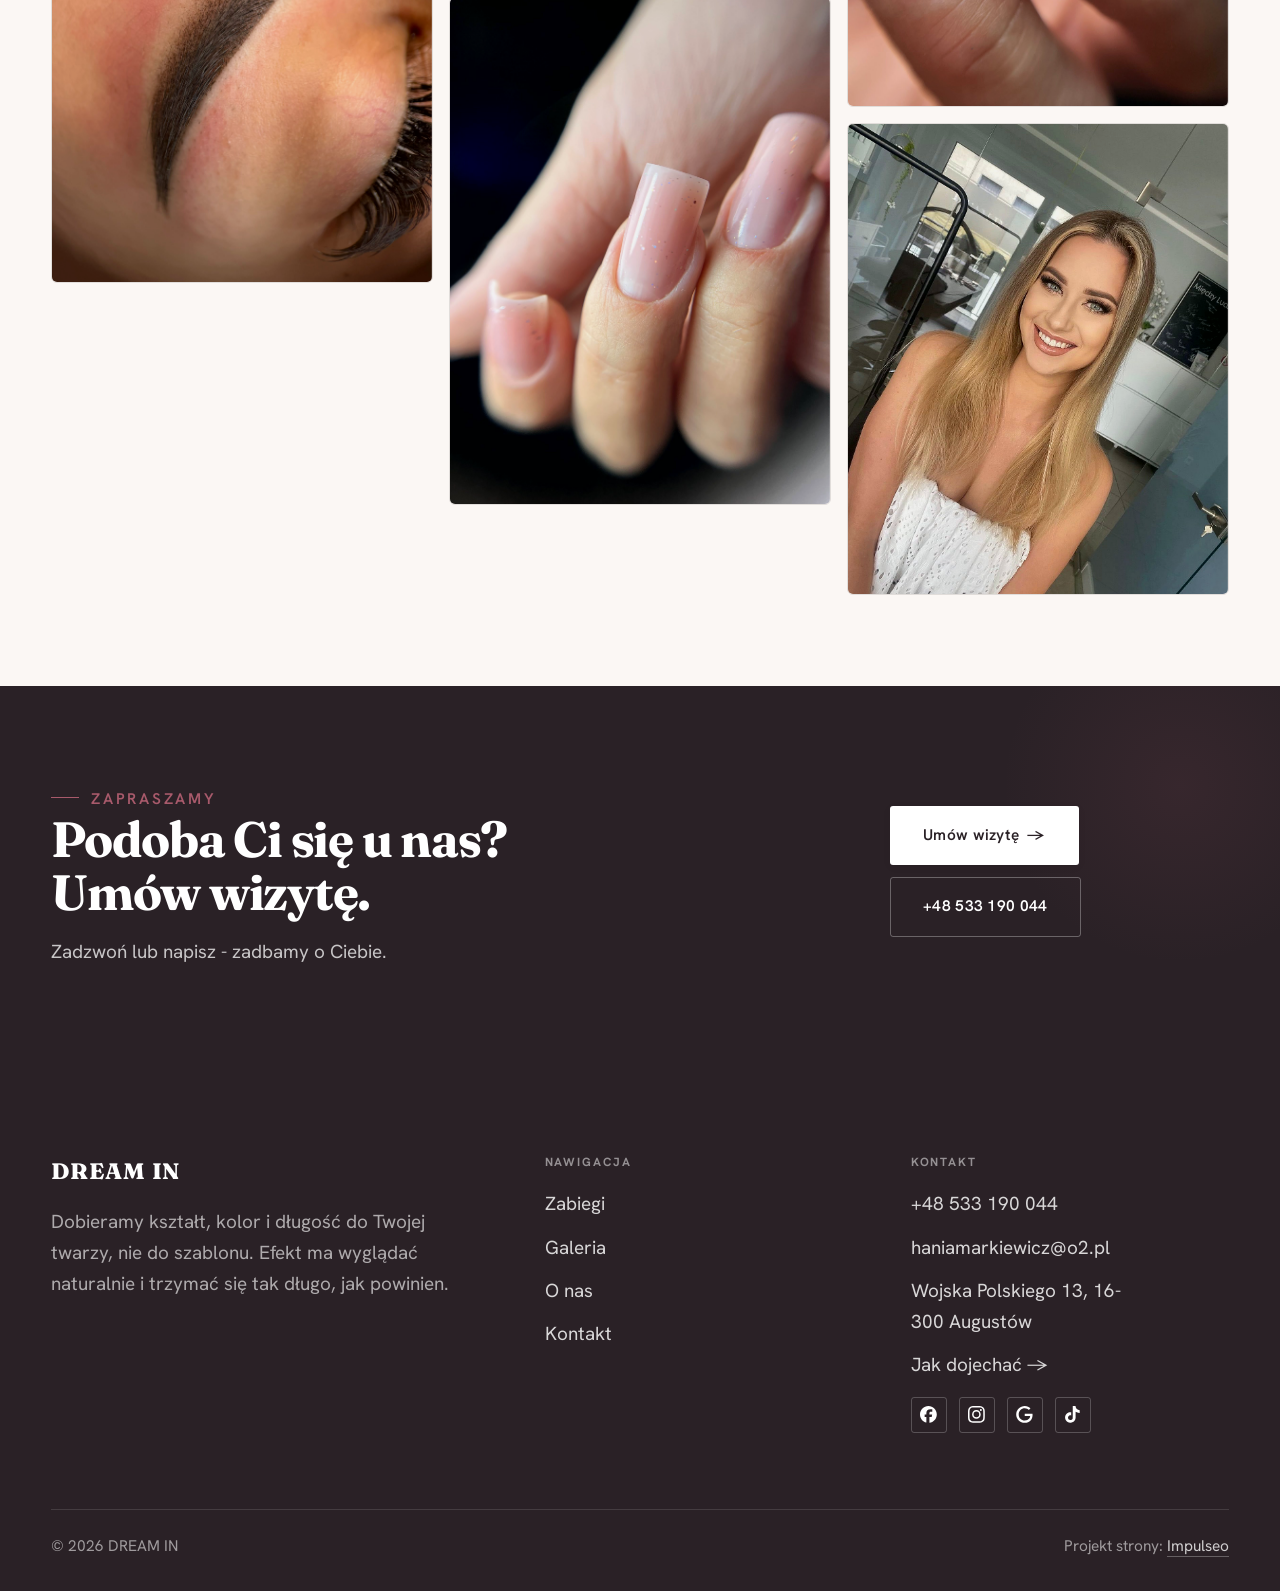
<file: realizacje.html>
<!DOCTYPE html>
<html lang="pl">
<head>
<meta charset="UTF-8">
<meta name="viewport" content="width=device-width, initial-scale=1.0">
<title>Galeria - DREAM IN</title>
<meta name="description" content="Galeria DREAM IN: Makijaż okolicznościowy, Brwi przed i po, Makijaż permanentny brwi, Paznokcie z przejściem koloru, Manicure hybrydowy">
<link rel="canonical" href="https://kris20032.github.io/dream-in/realizacje.html">
<meta name="robots" content="noindex, nofollow">
<meta property="og:type" content="website">
<meta property="og:locale" content="pl_PL">
<meta property="og:site_name" content="DREAM IN">
<meta property="og:title" content="Galeria - DREAM IN">
<meta property="og:description" content="Galeria DREAM IN: Makijaż okolicznościowy, Brwi przed i po, Makijaż permanentny brwi, Paznokcie z przejściem koloru, Manicure hybrydowy">
<meta property="og:url" content="https://kris20032.github.io/dream-in/realizacje.html">
<meta property="og:image" content="https://kris20032.github.io/dream-in/img/og.jpg">
<meta property="og:image:width" content="1200">
<meta property="og:image:height" content="630">
<meta name="twitter:card" content="summary_large_image">
<link rel="preconnect" href="https://fonts.googleapis.com">
<link rel="preconnect" href="https://fonts.gstatic.com" crossorigin>
<link href="https://fonts.googleapis.com/css2?family=Fraunces:wght@500;600;700&family=Hanken+Grotesk:wght@400;500;600&display=swap" rel="stylesheet">
<link rel="stylesheet" href="assets/styles.css?v=d96a6031">
</head>
<body>

<header class="nav">
  <div class="wrap nav-inner">
    <a class="brand brand-has-logo" href="index.html"><img class="brand-logo" src="img/logo.png" alt="DREAM IN" width="342" height="453" decoding="async"></a>
    <nav class="nav-links">
      <a href="oferta.html">Zabiegi</a>
      <a href="realizacje.html" class="active" aria-current="page">Galeria</a>
      <a href="o-nas.html">O nas</a>
      <a href="kontakt.html">Kontakt</a>
      <a href="kontakt.html" class="btn btn-accent">Umów wizytę</a>
    </nav>
    <button class="nav-toggle" aria-label="Menu"><span></span><span></span><span></span></button>
  </div>
</header>

<main>
<section class="pagehead pagehead-soft">
  <div class="wrap">
    <figure class="ph-fig reveal"><img src="img/ph1.jpg" alt="DREAM IN - Efekty z gabinetu" loading="lazy" width="1600" height="1066" decoding="async"></figure>
    <div class="ph-copy reveal">
      <span class="eyebrow">Galeria</span>
      <h1>Atmosfera i wnętrze</h1>
      <p>Brwi, rzęsy i paznokcie naszych klientek - zdjęcia prosto z gabinetu.</p>
    </div>
  </div>
</section>
<section>
  <div class="wrap">
    <div class="gallery-masonry">
      <figure class="m-tile reveal"><img src="img/g1.jpg" alt="DREAM IN" loading="lazy" width="1600" height="1200" decoding="async"></figure>
      <figure class="m-tile reveal"><img src="img/g2.jpg" alt="DREAM IN" loading="lazy" width="1600" height="1600" decoding="async"></figure>
      <figure class="m-tile reveal"><img src="img/g3.jpg" alt="DREAM IN" loading="lazy" width="1600" height="2133" decoding="async"></figure>
      <figure class="m-tile reveal"><img src="img/g4.jpg" alt="DREAM IN" loading="lazy" width="1600" height="1600" decoding="async"></figure>
      <figure class="m-tile reveal"><img src="img/g5.jpg" alt="DREAM IN" loading="lazy" width="1600" height="2133" decoding="async"></figure>
      <figure class="m-tile reveal"><img src="img/g6.jpg" alt="DREAM IN" loading="lazy" width="1600" height="2133" decoding="async"></figure>
      <figure class="m-tile reveal"><img src="img/g7.jpg" alt="DREAM IN" loading="lazy" width="1600" height="2133" decoding="async"></figure>
      <figure class="m-tile reveal"><img src="img/g8.jpg" alt="DREAM IN" loading="lazy" width="1600" height="2133" decoding="async"></figure>
      <figure class="m-tile reveal"><img src="img/about.jpg" alt="DREAM IN" loading="lazy" width="1125" height="1393" decoding="async"></figure>
    </div>
  </div>
</section>
<section class="cta">
  <div class="wrap">
    <div class="reveal">
      <span class="eyebrow">Zapraszamy</span>
      <h2>Podoba Ci się u nas? Umów wizytę.</h2>
      <p>Zadzwoń lub napisz - zadbamy o Ciebie.</p>
    </div>
    <div class="cta-actions reveal">
      <a href="kontakt.html" class="btn btn-light">Umów wizytę <span class="arr">→</span></a>
      <a href="tel:+48533190044" class="btn btn-ghost btn-ghost-cta">+48 533 190 044</a>
    </div>
  </div>
</section>
</main>

<footer>
  <div class="wrap">
    <div class="foot-grid">
      <div class="foot-brand">
        <div class="name">DREAM IN</div>
        <p>Dobieramy kształt, kolor i długość do Twojej twarzy, nie do szablonu. Efekt ma wyglądać naturalnie i trzymać się tak długo, jak powinien.</p>
      </div>
      <div class="foot-col">
        <h4>Nawigacja</h4>
        <a href="oferta.html">Zabiegi</a>
        <a href="realizacje.html">Galeria</a>
        <a href="o-nas.html">O nas</a>
        <a href="kontakt.html">Kontakt</a>
      </div>
      <div class="foot-col">
        <h4>Kontakt</h4>
        <a href="tel:+48533190044">+48 533 190 044</a>
        <a href="mailto:haniamarkiewicz@o2.pl">haniamarkiewicz@o2.pl</a>
        <p>Wojska Polskiego 13, 16-300 Augustów</p>
        <a href="https://maps.google.com/?cid=6505082979697153690&g_mp=Cidnb29nbGUubWFwcy5wbGFjZXMudjEuUGxhY2VzLlNlYXJjaFRleHQQAhgEIAA" target="_blank" rel="noopener">Jak dojechać →</a>
      <div class="foot-soc">
        <a class="soc" href="https://www.facebook.com/DreaminAugustow/?locale=pl_PL" target="_blank" rel="noopener" aria-label="Facebook - DREAM IN"><svg viewBox="0 0 24 24" aria-hidden="true" focusable="false"><path d="M9.101 23.691v-7.98H6.627v-3.667h2.474v-1.58c0-4.085 1.848-5.978 5.858-5.978.401 0 .955.042 1.468.103a8.68 8.68 0 0 1 1.141.195v3.325a8.623 8.623 0 0 0-.653-.036 26.805 26.805 0 0 0-.733-.009c-.707 0-1.259.096-1.675.309a1.686 1.686 0 0 0-.679.622c-.258.42-.374.995-.374 1.752v1.297h3.919l-.386 2.103-.287 1.564h-3.246v8.245C19.396 23.238 24 18.179 24 12.044c0-6.627-5.373-12-12-12s-12 5.373-12 12c0 5.628 3.874 10.35 9.101 11.647Z" fill="currentColor"/></svg></a>
        <a class="soc" href="https://www.instagram.com/dreamin_augustow/?hl=pl" target="_blank" rel="noopener" aria-label="Instagram - DREAM IN"><svg viewBox="0 0 24 24" aria-hidden="true" focusable="false"><path d="M7.0301.084c-1.2768.0602-2.1487.264-2.911.5634-.7888.3075-1.4575.72-2.1228 1.3877-.6652.6677-1.075 1.3368-1.3802 2.127-.2954.7638-.4956 1.6365-.552 2.914-.0564 1.2775-.0689 1.6882-.0626 4.947.0062 3.2586.0206 3.6671.0825 4.9473.061 1.2765.264 2.1482.5635 2.9107.308.7889.72 1.4573 1.388 2.1228.6679.6655 1.3365 1.0743 2.1285 1.38.7632.295 1.6361.4961 2.9134.552 1.2773.056 1.6884.069 4.9462.0627 3.2578-.0062 3.668-.0207 4.9478-.0814 1.28-.0607 2.147-.2652 2.9098-.5633.7889-.3086 1.4578-.72 2.1228-1.3881.665-.6682 1.0745-1.3378 1.3795-2.1284.2957-.7632.4966-1.636.552-2.9124.056-1.2809.0692-1.6898.063-4.948-.0063-3.2583-.021-3.6668-.0817-4.9465-.0607-1.2797-.264-2.1487-.5633-2.9117-.3084-.7889-.72-1.4568-1.3876-2.1228C21.2982 1.33 20.628.9208 19.8378.6165 19.074.321 18.2017.1197 16.9244.0645 15.6471.0093 15.236-.005 11.977.0014 8.718.0076 8.31.0215 7.0301.0839m.1402 21.6932c-1.17-.0509-1.8053-.2453-2.2287-.408-.5606-.216-.96-.4771-1.3819-.895-.422-.4178-.6811-.8186-.9-1.378-.1644-.4234-.3624-1.058-.4171-2.228-.0595-1.2645-.072-1.6442-.079-4.848-.007-3.2037.0053-3.583.0607-4.848.05-1.169.2456-1.805.408-2.2282.216-.5613.4762-.96.895-1.3816.4188-.4217.8184-.6814 1.3783-.9003.423-.1651 1.0575-.3614 2.227-.4171 1.2655-.06 1.6447-.072 4.848-.079 3.2033-.007 3.5835.005 4.8495.0608 1.169.0508 1.8053.2445 2.228.408.5608.216.96.4754 1.3816.895.4217.4194.6816.8176.9005 1.3787.1653.4217.3617 1.056.4169 2.2263.0602 1.2655.0739 1.645.0796 4.848.0058 3.203-.0055 3.5834-.061 4.848-.051 1.17-.245 1.8055-.408 2.2294-.216.5604-.4763.96-.8954 1.3814-.419.4215-.8181.6811-1.3783.9-.4224.1649-1.0577.3617-2.2262.4174-1.2656.0595-1.6448.072-4.8493.079-3.2045.007-3.5825-.006-4.848-.0608M16.953 5.5864A1.44 1.44 0 1 0 18.39 4.144a1.44 1.44 0 0 0-1.437 1.4424M5.8385 12.012c.0067 3.4032 2.7706 6.1557 6.173 6.1493 3.4026-.0065 6.157-2.7701 6.1506-6.1733-.0065-3.4032-2.771-6.1565-6.174-6.1498-3.403.0067-6.156 2.771-6.1496 6.1738M8 12.0077a4 4 0 1 1 4.008 3.9921A3.9996 3.9996 0 0 1 8 12.0077" fill="currentColor"/></svg></a>
        <a class="soc" href="https://maps.google.com/?cid=6505082979697153690&g_mp=Cidnb29nbGUubWFwcy5wbGFjZXMudjEuUGxhY2VzLlNlYXJjaFRleHQQAhgEIAA" target="_blank" rel="noopener" aria-label="Google - DREAM IN"><svg viewBox="0 0 24 24" aria-hidden="true" focusable="false"><path d="M12.48 10.92v3.28h7.84c-.24 1.84-.853 3.187-1.787 4.133-1.147 1.147-2.933 2.4-6.053 2.4-4.827 0-8.6-3.893-8.6-8.72s3.773-8.72 8.6-8.72c2.6 0 4.507 1.027 5.907 2.347l2.307-2.307C18.747 1.44 16.133 0 12.48 0 5.867 0 .307 5.387.307 12s5.56 12 12.173 12c3.573 0 6.267-1.173 8.373-3.36 2.16-2.16 2.84-5.213 2.84-7.667 0-.76-.053-1.467-.173-2.053H12.48z" fill="currentColor"/></svg></a>
        <a class="soc" href="https://www.tiktok.com/@dream.in.augustow" target="_blank" rel="noopener" aria-label="TikTok - DREAM IN"><svg viewBox="0 0 24 24" aria-hidden="true" focusable="false"><path d="M12.525.02c1.31-.02 2.61-.01 3.91-.02.08 1.53.63 3.09 1.75 4.17 1.12 1.11 2.7 1.62 4.24 1.79v4.03c-1.44-.05-2.89-.35-4.2-.97-.57-.26-1.1-.59-1.62-.93-.01 2.92.01 5.84-.02 8.75-.08 1.4-.54 2.79-1.35 3.94-1.31 1.92-3.58 3.17-5.91 3.21-1.43.08-2.86-.31-4.08-1.03-2.02-1.19-3.44-3.37-3.65-5.71-.02-.5-.03-1-.01-1.49.18-1.9 1.12-3.72 2.58-4.96 1.66-1.44 3.98-2.13 6.15-1.72.02 1.48-.04 2.96-.04 4.44-.99-.32-2.15-.23-3.02.37-.63.41-1.11 1.04-1.36 1.75-.21.51-.15 1.07-.14 1.61.24 1.64 1.82 3.02 3.5 2.87 1.12-.01 2.19-.66 2.77-1.61.19-.33.4-.67.41-1.06.1-1.79.06-3.57.07-5.36.01-4.03-.01-8.05.02-12.07z" fill="currentColor"/></svg></a>
      </div>
      </div>
    </div>
    <div class="foot-bot">
      <span>© 2026 DREAM IN</span>
      <span>Projekt strony: <a class="foot-credit" href="https://impulseo.pl" target="_blank" rel="noopener">Impulseo</a></span>
    </div>
  </div>
</footer>
<div class="sticky-reserve"><a class="sr-book" href="kontakt.html">Umów wizytę</a><a class="sr-call" href="tel:+48533190044" aria-label="Zadzwoń"><svg class="ico-tel" width="16" height="16" viewBox="0 0 24 24" fill="none" aria-hidden="true"><path d="M6.6 10.8a15.5 15.5 0 0 0 6.6 6.6l2.2-2.2a1 1 0 0 1 1-.24 11.4 11.4 0 0 0 3.6.58 1 1 0 0 1 1 1V20a1 1 0 0 1-1 1A17 17 0 0 1 3 4a1 1 0 0 1 1-1h3.5a1 1 0 0 1 1 1c0 1.25.2 2.46.58 3.6a1 1 0 0 1-.25 1l-2.23 2.2Z" fill="currentColor"/></svg></a></div>
<div class="demo-wazne" data-do="2026-09-01" data-cykl="3" hidden><svg class="dw-ico" width="13" height="13" viewBox="0 0 24 24" fill="none" aria-hidden="true"><circle cx="12" cy="12" r="8.6" stroke="currentColor" stroke-width="1.8"/><path d="M12 7.2V12l3.3 2" stroke="currentColor" stroke-width="1.8" stroke-linecap="round"/></svg><span class="dw-txt"></span></div>

<script src="assets/main.js"></script>
</body>
</html>
</file>
<file: assets/styles.css>
/* ============================================================
   STOLBASZ — premium, architektoniczny B2B fit-out
   Jasna paleta, zero brązu. System wg premium-web-craft.
   Projekt strony: Impulseo (impulseo.pl)
   ============================================================ */

:root{
  /* PALETA — jasna, architektoniczna, chłodna */
  --paper:#FBF7F4;          /* główne tło */
  --paper-2:#F1E7E4;        /* sekcje alternatywne (chłodny jasny szary) */
  --paper-3:#F1E7E4;        /* delikatne wypełnienia */
  --ink:#2A2126;            /* tekst główny — chłodny grafit */
  --ink-soft:#574550;       /* nagłówki drugorzędne */
  --muted:#94888C;          /* tekst poboczny */
  --line:rgba(42,33,38,.12);/* hairline */
  --accent:#A85A6B;         /* stonowany petrol-slate — jedyny akcent */
  --accent-d:#8A4456;
  --accent-soft:rgba(168,90,107,.10);
  --dark:#2A2126;           /* sekcje ciemne (stopka/CTA) */

  /* HOVER ZDJĘĆ — JEDEN standard dla całego silnika (decyzja K. 04.08.2026, artefakt z wariantami).
     AKTUALNE (K.+Szymon 09.08.2026, wybór z artefaktu 6 wariantów): zoom 1.05 przy 1.4s -
     przy tak długim czasie mocniejszy kadr NIE skacze, tylko „oddycha". Poprzedni standard
     (1.02 / .55s z 04.08) odbierany jako dynamiczny i szybki.
     Spoczynek lekko przygaszony, ale TYLKO tam, gdzie jest mysz (@media hover:hover) —
     na telefonie zdjęcia zostają w pełnej jasności. */
  --img-zoom:1.05;                   /* K.+Szymon 09.08: wariant F z artefaktu porównawczego */
  --img-rest:brightness(.95) saturate(.99);
  --img-hot:brightness(1.06) saturate(1.05);
  --img-dur:1.4s;                    /* K.+Szymon 09.08 (wariant F): powoli = elegancko */
  --img-ease:cubic-bezier(.16,.84,.44,1);  /* miękki ogon, efekt „oddychania" */

  /* ODSTĘPY — skala 4/8 */
  --space-1:4px; --space-2:8px; --space-3:12px; --space-4:16px; --space-5:24px;
  --space-6:32px; --space-7:48px; --space-8:64px; --space-9:96px; --space-10:128px;

  /* TYPOGRAFIA — fluid clamp() (skala podbita 16.07.2026: większe, czytelniejsze litery — uwaga Adama) */
  --text-sm:clamp(.9rem,.87rem + .12vw,1rem);
  --text-base:clamp(1.08rem,1.04rem + .18vw,1.2rem);
  --text-lg:clamp(1.24rem,1.15rem + .34vw,1.44rem);
  --text-h3:clamp(1.34rem,1.22rem + .55vw,1.66rem);
  --text-h2:clamp(2.1rem,1.66rem + 2.1vw,3.1rem);
  --text-h1:clamp(2.9rem,2.1rem + 4vw,5.1rem);

  /* PROMIENIE — architektoniczne, raczej ostre */
  --r-sm:3px; --r-md:6px; --r-lg:10px;

  /* RUCH */
  --ease:cubic-bezier(.25,.46,.45,.94); --dur:.24s;

  /* CIENIE — miękkie, warstwowe */
  --sh-sm:0 1px 2px rgba(16,24,32,.04), 0 2px 8px rgba(16,24,32,.05);
  --sh-md:0 2px 6px rgba(16,24,32,.05), 0 12px 28px -8px rgba(16,24,32,.12);
  --sh-lg:0 6px 14px rgba(16,24,32,.07), 0 26px 56px -18px rgba(16,24,32,.22);

  --hairline:1px solid var(--line);

  --font-display:'Fraunces',serif;
  --font-body:'Hanken Grotesk',sans-serif;
}

*{box-sizing:border-box;margin:0;padding:0}
html{scroll-behavior:smooth}
body{
  font-family:var(--font-body);
  font-size:var(--text-base);
  line-height:1.65;
  color:var(--ink);
  background:var(--paper);
  -webkit-font-smoothing:antialiased;
  text-rendering:optimizeLegibility;
}
img{max-width:100%;height:auto;display:block}  /* height:auto = width/height z atrybutów trzyma proporcje (TOP#12) */
a{color:inherit;text-decoration:none}

.wrap{width:min(92%,1180px);margin-inline:auto}
section{padding-block:clamp(52px,6.5vw,96px)}

h1,h2,h3{font-family:var(--font-display);font-weight:700;line-height:1.08;letter-spacing:-.02em;color:var(--ink)}
h1{font-size:var(--text-h1);letter-spacing:-.035em}
h2{font-size:var(--text-h2);letter-spacing:-.025em}
h3{font-size:var(--text-h3)}
/* MIARA — długość wiersza. WCAG 2.2 SC 1.4.8: max 80 znaków; Butterick: 45–90.
   68ch daje realnie 72–78 znaków polskiego tekstu, czyli z zapasem pod granicą.
   Wcześniej limit miał TYLKO <p> — <li>, <blockquote> i <dd> nie miały żadnego,
   i to jedyny powód, dla którego 23 bloki na dwóch oddanych stronach jadą po
   83–106 znaków w wierszu (pomiar 07.08.2026, bramka `miara`).
   ⚠️ Listy i definicje ograniczamy TYLKO bez klasy: `ul`/`ol` z klasą to u nas
   układ (siatki kafli, menu), a nie tekst ciągły — tam miarę wyznacza układ. */
/* 60ch, nie 68ch (K. 10.08): po zmianie fontów na węższe kroje (DM Sans i spółka)
   w 68ch mieściło się ~90 znaków - bramka pikselowa słusznie zgłaszała przekroczenie
   granicy 80. Pomiar na żywej przeglądarce: 60ch = 90 znaków, 53ch = ~78 znaków, czyli normę WCAG 1.4.8. */
:root{ --miara:53ch }
p{max-width:min(100%,var(--miara))}
blockquote,
ul:not([class])>li, ol:not([class])>li,
dl:not([class])>dd{max-width:min(100%,var(--miara))}

/* ⚠️ Świadomie BEZ wyjątku `.tile p,.card p,.svc p{max-width:none}`, choć nasuwa się sam:
   te akapity BYŁY już ograniczone (stare `p{max-width:65ch}`), więc „wyjątek" nie odblokowałby
   niczego nowego — tylko ROZLUŹNIŁ stan sprzed zmiany na wszystkich demach naraz.
   `figcaption` żadna z reguł wyżej nie dotyczy, więc też nie potrzebuje zwolnienia. */

/* ŁAMANIE. `balance` wyrównuje długości wierszy w nagłówku, `pretty` pilnuje ostatniego
   wiersza akapitu, żeby nie został w nim jeden wyraz. Obsługiwane od Chrome 117 /
   Safari 17.5; starsze przeglądarki po prostu ignorują tę własność.
   `text-wrap:pretty` nie występowało dotąd ANI RAZ w silniku ani w repo klientów. */
h1,h2,h3,.lead,.lede{text-wrap:balance}
p,li,blockquote,dd{text-wrap:pretty}

.eyebrow{
  font-family:var(--font-body);
  font-size:var(--text-sm);
  font-weight:600;
  letter-spacing:.18em;
  text-transform:uppercase;
  color:var(--accent);
  display:inline-flex;align-items:center;gap:var(--space-3);
}
/* flex:none + margin-top = kreska trzyma się PIERWSZEJ linii. Wcześniej align-items:center
   centrowało ją względem całego bloku i przy zawinięciu (długi kicker typu
   „…WNĘTRZ · LESZNO · OD 2019") druga linia lądowała z brzydkim wcięciem. */
.eyebrow{align-items:flex-start}
.eyebrow>*,.eyebrow{text-wrap:balance}   /* dlugi kicker lamal sie na sierote typu samo „2019" w drugiej linii */
.eyebrow::before{content:"";width:28px;height:1px;background:var(--accent);display:inline-block;flex:none;margin-top:.62em}

.muted{color:var(--muted)}
.lead{font-size:var(--text-lg);line-height:1.55;color:var(--ink-soft);max-width:50ch}

/* ---------- BUTTONS ---------- */
.btn{
  display:inline-flex;align-items:center;gap:var(--space-2);
  font-weight:600;font-size:var(--text-sm);letter-spacing:.02em;
  padding:var(--space-4) var(--space-6);
  border-radius:var(--r-sm);
  transition:transform var(--dur) var(--ease),box-shadow var(--dur) var(--ease),background var(--dur) var(--ease);
  cursor:pointer;border:1px solid transparent;
}
.btn-accent{background:var(--accent);color:#fff;box-shadow:var(--sh-sm)}
.btn-accent:hover{background:var(--accent-d);transform:translateY(-2px);box-shadow:var(--sh-md)}
.btn-accent:active{transform:translateY(0);box-shadow:var(--sh-sm)}
.btn-ghost{background:transparent;color:var(--ink);border-color:var(--line)}
.btn-ghost:hover{border-color:var(--accent);color:var(--accent);transform:translateY(-2px)}
.btn-light{background:#fff;color:var(--ink);box-shadow:var(--sh-sm)}
.btn-light:hover{transform:translateY(-2px);box-shadow:var(--sh-md)}
.btn .arr{transition:transform var(--dur) var(--ease)}
.btn:hover .arr{transform:translateX(4px)}

/* ---------- NAV ---------- */
.nav{
  position:sticky;top:0;z-index:50;
  background:color-mix(in srgb,var(--paper) 88%,transparent);
  backdrop-filter:saturate(140%) blur(10px);
  border-bottom:var(--hairline);
}
.nav-inner{display:flex;align-items:center;justify-content:space-between;gap:var(--space-5);height:72px}
/* ANTY-NACHODZENIE (K. 05.08.2026): długa nazwa firmy + przycisk z pełnym numerem nie mieściły się w pasku
   i flex ściskał linki PONIŻEJ ich treści - "Kontakt" wchodził na ramkę "Zadzwoń +48 ...". Teraz ustępuje
   nazwa marki (skrót wielokropkiem), a menu i przycisk nigdy się nie kurczą ani nie zachodzą na siebie. */
.brand{display:flex;flex-direction:column;line-height:1;min-width:0;flex:0 1 auto}
.brand .name{font-family:var(--font-display);font-weight:800;font-size:1.35rem;letter-spacing:.04em;white-space:nowrap;overflow:hidden;text-overflow:ellipsis}
.brand .sub{font-size:.62rem;letter-spacing:.34em;text-transform:uppercase;color:var(--muted);margin-top:5px;white-space:nowrap;overflow:hidden;text-overflow:ellipsis}
.nav-links{display:flex;align-items:center;gap:var(--space-6);flex:0 0 auto}
.nav-links a{font-size:var(--text-sm);font-weight:500;color:var(--ink-soft);position:relative;padding-block:4px;white-space:nowrap;transition:color var(--dur) var(--ease)}
.nav-links a::after{content:"";position:absolute;left:0;bottom:0;width:0;height:1.5px;background:var(--accent);transition:width var(--dur) var(--ease)}
.nav-links a:hover,.nav-links a.active{color:var(--ink)}
.nav-links a:hover::after,.nav-links a.active::after{width:100%}
.nav-links .btn{padding:var(--space-2) var(--space-5)}
/* przyciski w nav: właściwy kolor (przebij .nav-links a) + bez podkreślenia */
.nav-links a.btn-accent{color:#fff}
.nav-links a.btn-ghost,.nav-links a.btn-light{color:var(--ink)}
/* CTA w pasku: NIE podkreślenie spod linków menu, ale ten sam przelatujący błysk,
   co na wszystkich innych przyciskach (zgłoszenie K. 13.08.2026 - „na hero jest efekt
   światła przechodzącego przez przycisk, na navbarze go nie ma, a mają być identyczne").
   Reguła `.nav-links a::after` jest silniejsza od `.btn::after`, więc trzeba jej
   geometrię wyzerować i wpisać połysk z nazwy - samo `display:none` gasiło efekt. */
.nav-links a.btn::after{
  display:block;content:"";position:absolute;inset:0;z-index:-1;pointer-events:none;
  inset:0;width:auto;height:auto;border-radius:inherit;   /* kasuje geometrię podkreślenia (width:0;height:1.5px) */
  background:linear-gradient(100deg,transparent 32%,rgba(255,255,255,.20) 50%,transparent 68%);
  translate:-120% 0}
@media (prefers-reduced-motion:no-preference){
  .nav-links a.btn:hover::after{translate:120% 0;transition:translate .75s var(--mt-ease,cubic-bezier(.16,.84,.44,1))}
}
.nav-toggle{display:none;background:none;border:none;cursor:pointer;flex-direction:column;gap:5px;padding:8px}
.nav-toggle span{width:24px;height:2px;background:var(--ink);transition:var(--dur)}
/* Ciasny zakres MIĘDZY menu mobilnym a pełnym pulpitem: zbijamy odstępy i nazwę marki,
   żeby wszystko zmieściło się naturalnie, zanim w ogóle dojdzie do skracania wielokropkiem. */
@media(max-width:1280px) and (min-width:921px){
  .nav-links{gap:var(--space-4)}
  .nav-links .btn{padding:var(--space-2) var(--space-4)}
  .brand .name{font-size:1.15rem}
}

/* ---------- HERO (split) ---------- */
.hero{position:relative;overflow:hidden;border-bottom:var(--hairline)}
.hero-grid{display:grid;grid-template-columns:1.05fr .95fr;gap:clamp(24px,4vw,60px);align-items:center;
  padding-block:clamp(36px,4.5vw,64px)}
.hero-copy .eyebrow{margin-bottom:var(--space-5)}
.hero-copy h1{margin-bottom:var(--space-5)}
.hero-copy .lead{margin-bottom:var(--space-7)}
.hero-actions{display:flex;flex-wrap:wrap;gap:var(--space-4)}
.hero-art{position:relative;aspect-ratio:4/3;border-radius:var(--r-lg);overflow:hidden;box-shadow:var(--sh-lg)}
.hero-art img{width:100%;height:100%;object-fit:cover}
.hero-art::after{content:"";position:absolute;inset:0;background:linear-gradient(180deg,transparent 55%,rgba(18,24,28,.28))}
.hero-badge{position:absolute;left:var(--space-5);bottom:var(--space-5);z-index:2;
  background:rgba(252,252,251,.94);backdrop-filter:blur(4px);
  border-radius:var(--r-md);padding:var(--space-4) var(--space-5);box-shadow:var(--sh-md);max-width:78%}
.hero-badge strong{display:block;font-family:var(--font-display);font-size:1rem;letter-spacing:-.01em}
.hero-badge span{font-size:var(--text-sm);color:var(--muted)}

/* ---------- HERO duży / kinowy (strona główna) ---------- */
.hero-cine{position:relative;min-height:clamp(560px,82vh,840px);min-height:clamp(560px,82svh,840px);display:flex;align-items:center;overflow:hidden;border-bottom:var(--hairline)}
.hero-cine>img{position:absolute;inset:0;width:100%;height:100%;object-fit:cover;z-index:0}
.hero-cine::after{content:"";position:absolute;inset:0;z-index:1;
  background:linear-gradient(95deg,rgba(13,18,23,.86) 0%,rgba(13,18,23,.64) 32%,rgba(13,18,23,.24) 62%,rgba(13,18,23,.04) 100%)}
.hero-cine .wrap{position:relative;z-index:2;padding-block:var(--space-8)}
.hero-cine .hero-copy{max-width:660px}
.hero-cine .eyebrow{color:#fff;margin-bottom:var(--space-5)}
.hero-cine .eyebrow::before{background:#fff}
.hero-cine h1{color:#fff;margin-bottom:var(--space-5);font-size:clamp(2.9rem,2rem + 4.4vw,5.2rem);text-wrap:balance}
.hero-cine .lead{color:rgba(255,255,255,.92);max-width:48ch;margin-bottom:var(--space-7)}
.hero-cine .hero-actions{display:flex;flex-wrap:wrap;gap:var(--space-4)}
/* NISKIE OKNO (laptop z dokiem i paskami przeglądarki ma ~700-780 px wysokości widoku):
   H1 do 5.2rem + długi lead nie mieściły się i przyciski wypadały POD krawędź ekranu -
   klient widział stronę bez ani jednego CTA. Skalujemy w dół, zamiast przycinać treść. */
@media(min-width:821px) and (max-height:820px){
  .hero-cine{min-height:clamp(520px,94svh,780px)}
  .hero-cine .wrap{padding-block:var(--space-6)}
  .hero-cine h1{font-size:clamp(2.2rem,1.5rem + 2.6vw,3.6rem);margin-bottom:var(--space-4)}
  .hero-cine .eyebrow{margin-bottom:var(--space-4)}
  .hero-cine .lead{margin-bottom:var(--space-5);max-width:44ch}
}
@media(max-width:680px){
  .hero-cine{min-height:clamp(520px,76vh,640px);min-height:clamp(520px,76svh,640px);align-items:flex-end}
  .hero-cine::after{background:linear-gradient(0deg,rgba(13,18,23,.9) 6%,rgba(13,18,23,.45) 55%,rgba(13,18,23,.25) 100%)}
  .hero-cine .wrap{padding-bottom:var(--space-9)}
  /* TELEFON (~90% oglądających): lead potrafił zająć 8 linii i zepchnąć CTA poza pierwszy ekran.
     Zwężamy interlinię i skalę - treści nie ucinamy, bo to ona sprzedaje. */
  .hero-cine .lead{font-size:.98rem;line-height:1.5;margin-bottom:var(--space-5)}
  .hero-cine .eyebrow{font-size:.72rem;letter-spacing:.13em;margin-bottom:var(--space-4)}
  .hero-cine .eyebrow::before{width:20px}
  .hero-cine h1{margin-bottom:var(--space-4)}
}

/* full-bleed hero variant (podstrony) */
.pagehead{position:relative;min-height:46vh;min-height:46svh;display:flex;align-items:flex-end;overflow:hidden;border-bottom:var(--hairline)}
.pagehead img{position:absolute;inset:0;width:100%;height:100%;object-fit:cover}
/* 10.08.2026 (decyzja K.): mocniejsze przyciemnienie + cień pod tekstem. Bramka mierzyła na
   nagłówkach podstron 3,38-3,43:1 przy wymaganych 4,5 — jasne zdjęcie (hala, śnieg, niebo)
   podchodziło pod biały tekst. Zdjęcia klientów są różne, więc kontrast musi dawać WARSTWA,
   a nie szczęśliwy dobór kadru. */
.pagehead::after{content:"";position:absolute;inset:0;background:linear-gradient(180deg,rgba(18,24,28,.40),rgba(18,24,28,.76))}
.pagehead .wrap{position:relative;z-index:2;padding-block:var(--space-9);color:#fff}
.pagehead h1{color:#fff;max-width:18ch;text-shadow:0 2px 16px rgba(0,0,0,.55)}
.pagehead .eyebrow{color:#fff}
.pagehead .eyebrow::before{background:#fff}
.pagehead p{color:rgba(255,255,255,.92);margin-top:var(--space-4);max-width:54ch;text-shadow:0 1px 12px rgba(0,0,0,.5)}

/* ---------- STRIP (pasek skrótów / liczby) ---------- */
.strip{background:var(--dark);color:#fff}
/* PASEK HASEŁ — standard 04.08.2026 (decyzja K.): 5 haseł w JEDNYM rzędzie, tekst WYŚRODKOWANY,
   węższe marginesy boczne niż reszta strony (pasek ma iść szerzej), równe wysokości kolumn. */
.strip .wrap{width:min(96%,1440px);display:grid;grid-template-columns:repeat(5,1fr);
  gap:var(--space-5);padding-block:var(--space-7);align-items:stretch}
.strip .item .k{font-family:var(--font-display);font-size:clamp(1.05rem,.82rem + .85vw,1.55rem);
  font-weight:800;letter-spacing:-.02em;color:#fff;line-height:1.18;text-wrap:balance}
.strip .item .v{font-size:var(--text-sm);color:rgba(255,255,255,.66);margin-top:var(--space-2);line-height:1.4}
.strip .item{border-left:2px solid var(--accent);padding-inline:var(--space-4);
  text-align:center;display:flex;flex-direction:column;justify-content:center}
/* liczba kolumn = liczba haseł, żeby ostatnie nie zostawało samo w drugim rzędzie.
   Klasę n-N nadaje multipage.py; domyślnie (bez klasy) pasek jest 5-kolumnowy. */
.strip.n-2 .wrap{grid-template-columns:repeat(2,1fr)}
.strip.n-3 .wrap{grid-template-columns:repeat(3,1fr)}
.strip.n-4 .wrap{grid-template-columns:repeat(4,1fr);gap:var(--space-6)}
.strip.n-4 .item .k{font-size:clamp(1.3rem,1rem + 1.1vw,2rem)}
.strip.n-6 .wrap{grid-template-columns:repeat(6,1fr);gap:var(--space-4)}
.strip.n-6 .item .k{font-size:clamp(.98rem,.8rem + .7vw,1.35rem)}
/* równe łamanie: zamiast "długa linia + jedno słowo" obie linie zbliżonej długości */
.strip .item .k{text-wrap:balance}

/* ---------- SECTION HEAD ---------- */
.head{max-width:48rem;margin-bottom:var(--space-8)}
.head.center{margin-inline:auto;text-align:center}
.head .eyebrow{margin-bottom:var(--space-4)}
.head h2{margin-bottom:var(--space-4)}
.head p{color:var(--muted);font-size:var(--text-lg);line-height:1.55}
.head.center p{margin-inline:auto}

/* ---------- INTRO SPLIT ---------- */
.split{display:grid;grid-template-columns:.92fr 1.08fr;gap:clamp(28px,5vw,80px);align-items:center}
.split.rev{grid-template-columns:1.08fr .92fr}
.split.rev .split-art{order:-1}
.split-art{position:relative;aspect-ratio:5/4;border-radius:var(--r-lg);overflow:hidden;box-shadow:var(--sh-lg)}
.split-art img{width:100%;height:100%;object-fit:cover}
.split-copy h2{margin-bottom:var(--space-5)}
.split-copy p+p{margin-top:var(--space-4)}
.split-copy .btn{margin-top:var(--space-6)}

/* ---------- SERVICES (zakres) ---------- */
.svc-grid{display:grid;grid-template-columns:repeat(auto-fit,minmax(280px,1fr));gap:var(--space-5)}
.svc{background:#fff;border:var(--hairline);border-radius:var(--r-md);padding:var(--space-7) var(--space-6);
  transition:transform var(--dur) var(--ease),box-shadow var(--dur) var(--ease),border-color var(--dur) var(--ease);
  position:relative;overflow:hidden}
.svc::before{content:"";position:absolute;left:0;top:0;width:3px;height:0;background:var(--accent);transition:height var(--dur) var(--ease)}
.svc:hover{transform:translateY(-4px);box-shadow:var(--sh-md);border-color:transparent}
.svc:hover::before{height:100%}
.svc .ic{font-family:var(--font-display);font-size:.8rem;font-weight:700;letter-spacing:.12em;color:var(--accent);margin-bottom:var(--space-4)}
.svc h3{margin-bottom:var(--space-3);font-size:1.22rem}
.svc p{color:var(--muted);font-size:var(--text-base);line-height:1.6}

/* big detailed service rows */
.svc-row{display:grid;grid-template-columns:.8fr 1.2fr;gap:clamp(20px,4vw,60px);align-items:center;padding-block:var(--space-8)}
.svc-row+.svc-row{border-top:var(--hairline)}
.svc-row.rev{grid-template-columns:1.2fr .8fr}
/* Naprzemienny układ wierszy oferty: co drugi wiersz ma zdjęcie po PRAWEJ.
   Było `order:-1` — martwy kod, bo zdjęcie i tak jest pierwszym dzieckiem w HTML,
   więc wszystkie wiersze wyglądały identycznie (zdjęcie zawsze z lewej), a `rev`
   zmieniało tylko szerokość kolumn. Znalezione 29.07.2026 przy różnicowaniu kierunków
   animacji (pomiar pozycji: art.mid 390/502 przy row.mid 756 — zawsze lewa strona). */
.svc-row.rev .svc-row-art{order:2}
.svc-row-art{aspect-ratio:4/3;border-radius:var(--r-md);overflow:hidden;box-shadow:var(--sh-md)}
.svc-row-art img{width:100%;height:100%;object-fit:cover}
.svc-row h3{font-size:1.5rem;margin-bottom:var(--space-4)}
.svc-row .num{font-family:var(--font-display);font-size:.85rem;font-weight:700;letter-spacing:.14em;color:var(--accent);display:block;margin-bottom:var(--space-3)}
.svc-row ul{list-style:none;margin-top:var(--space-4);display:flex;flex-direction:column;gap:var(--space-2)}
.svc-row li{position:relative;padding-left:var(--space-5);color:var(--muted);font-size:var(--text-base)}
.svc-row li::before{content:"";position:absolute;left:0;top:.62em;width:8px;height:1px;background:var(--accent)}

/* ---------- GALLERY (realizacje) ---------- */
.gallery{display:grid;grid-template-columns:repeat(12,1fr);gap:var(--space-4);grid-auto-rows:200px}
/* GALERIA MASONRY — pionowe zdjęcia (portrety beauty/wellness) bez przycinania: kolumny, height auto */
.gallery-masonry{column-count:3;column-gap:var(--space-4)}
@media(max-width:900px){.gallery-masonry{column-count:2}}
@media(max-width:560px){.gallery-masonry{column-count:1}}
.gallery-masonry .m-tile{break-inside:avoid;margin:0 0 var(--space-4);padding:0;position:relative;overflow:hidden;border-radius:var(--r-md);border:1px solid var(--line)}
.gallery-masonry .m-tile img{width:100%;height:auto;display:block}
.gallery-masonry .m-tile .cap{position:absolute;left:0;right:0;bottom:0;padding:var(--space-4);color:#fff;background:linear-gradient(0deg,rgba(0,0,0,.55),transparent);font-size:var(--text-sm)}
.gallery-masonry .m-tile .cap small{display:block;font-weight:400;opacity:.78;letter-spacing:.04em;text-transform:uppercase;font-size:.66rem;margin-top:3px}
.tile{position:relative;overflow:hidden;border-radius:var(--r-md);box-shadow:var(--sh-sm);
  transition:transform var(--dur) var(--ease),box-shadow var(--dur) var(--ease)}
.tile img{width:100%;height:100%;object-fit:cover;
  transition:transform var(--img-dur) var(--img-ease),filter var(--img-dur) var(--img-ease)}
.tile:hover{box-shadow:var(--sh-md)}
.tile .cap{position:absolute;left:0;right:0;bottom:0;padding:var(--space-5) var(--space-4) var(--space-4);
  /* mocniejszy spad + cien pod tekstem: na JASNYCH zdjeciach klienta (biale fronty, sciany)
     slaby gradient dawal kontrast ~1.5:1 zamiast wymaganych 3.6:1 (bramka wygladu, 10.08.2026) */
  background:linear-gradient(transparent 10%,rgba(18,24,28,.55) 40%,rgba(18,24,28,.88) 68%,rgba(18,24,28,.99));color:#fff;
  text-shadow:0 1px 2px rgba(0,0,0,.85),0 2px 10px rgba(0,0,0,.55);
  font-size:var(--text-sm);font-weight:600;letter-spacing:.01em;
  opacity:0;transform:translateY(8px);transition:var(--dur) var(--ease)}
.tile:hover .cap{opacity:1;transform:translateY(0)}
.tile .cap small{display:block;font-weight:400;opacity:.78;letter-spacing:.04em;text-transform:uppercase;font-size:.66rem;margin-top:3px}
/* bento spans */
.t-wide{grid-column:span 6}
.t-tall{grid-column:span 6;grid-row:span 2}
.t-std{grid-column:span 6}
.t-third{grid-column:span 4}
.t-two3{grid-column:span 8}

/* ---------- TRUST / WIARYGODNOŚĆ ---------- */
.trust{background:var(--paper-2)}
.trust-grid{display:grid;grid-template-columns:repeat(auto-fit,minmax(240px,1fr));gap:var(--space-5);margin-top:var(--space-7)}
.trust-card{background:#fff;border-radius:var(--r-md);padding:var(--space-7) var(--space-6);box-shadow:var(--sh-sm);border-top:3px solid var(--accent)}
.trust-card .big{font-family:var(--font-display);font-size:clamp(1.8rem,1.3rem + 1.6vw,2.6rem);font-weight:800;letter-spacing:-.02em;color:var(--ink);line-height:1}
.trust-card h3{font-size:1.12rem;margin:var(--space-3) 0 var(--space-2)}
.trust-card p{color:var(--muted);font-size:var(--text-base);line-height:1.55}

/* ---------- CTA band ---------- */
.cta{background:var(--dark);color:#fff;position:relative;overflow:hidden}
/* telefon w CTA: na ciemnym tle biały (domyślnie), rodziny z JASNYM tłem CTA
   nadpisują to u siebie - wcześniej kolor siedział w stylu inline i wygrywał z rodziną. */
.cta .btn-ghost-cta{color:#fff;border-color:rgba(255,255,255,.3)}
.cta .wrap{display:grid;grid-template-columns:1.4fr .6fr;gap:var(--space-7);align-items:center;position:relative;z-index:2}
.cta h2{color:#fff;max-width:20ch}
.cta p{color:rgba(255,255,255,.74);margin-top:var(--space-4)}
.cta-actions{display:flex;flex-direction:column;gap:var(--space-3);align-items:flex-start}
.cta::before{content:"";position:absolute;right:-80px;top:-80px;width:360px;height:360px;border-radius:50%;
  background:radial-gradient(circle,var(--accent-soft),transparent 70%)}

/* ---------- CONTACT ---------- */
.contact-grid{display:grid;grid-template-columns:.85fr 1.15fr;gap:clamp(28px,4vw,56px);align-items:start}
.info-list{display:flex;flex-direction:column;gap:var(--space-2)}
.info-row{display:flex;gap:var(--space-4);align-items:flex-start;padding-block:var(--space-4);border-bottom:var(--hairline)}
.info-row .ic{flex:none;width:42px;height:42px;display:grid;place-items:center;border-radius:50%;
  background:var(--accent-soft);color:var(--accent);font-size:1.05rem}
.info-row .lbl{font-size:.72rem;letter-spacing:.14em;text-transform:uppercase;color:var(--muted)}
.info-row .val{font-weight:600;font-size:var(--text-base);margin-top:2px}
.info-row a.val:hover{color:var(--accent)}
.map{border:none;border-radius:var(--r-lg);box-shadow:var(--sh-md);width:100%;height:100%;min-height:380px;filter:grayscale(.2) contrast(1.02)}
.form{background:#fff;border:var(--hairline);border-radius:var(--r-lg);padding:clamp(24px,3vw,40px);box-shadow:var(--sh-sm)}
.form .fld{margin-bottom:var(--space-5)}
.form label{display:block;font-size:var(--text-sm);font-weight:600;margin-bottom:var(--space-2)}
.form input,.form textarea{width:100%;font-family:inherit;font-size:var(--text-base);color:var(--ink);
  padding:var(--space-4);border:var(--hairline);border-radius:var(--r-sm);background:var(--paper);transition:border-color var(--dur)}
.form input:focus,.form textarea:focus{outline:none;border-color:var(--accent);background:#fff}
.form textarea{resize:vertical;min-height:120px}
.form .note{font-size:var(--text-sm);color:var(--muted);margin-top:var(--space-3)}

/* ---------- FOOTER ---------- */
footer{background:var(--dark);color:#fff;padding-block:var(--space-9) var(--space-6)}
.foot-grid{display:grid;grid-template-columns:1.4fr 1fr 1fr;gap:var(--space-7);margin-bottom:var(--space-8)}
.foot-brand .name{font-family:var(--font-display);font-weight:800;font-size:1.4rem;letter-spacing:.04em}
.foot-brand p{color:rgba(255,255,255,.62);margin-top:var(--space-4);font-size:var(--text-base);max-width:38ch}
.foot-col h4{font-size:.74rem;letter-spacing:.16em;text-transform:uppercase;color:rgba(255,255,255,.5);margin-bottom:var(--space-4)}
.foot-col a,.foot-col p{display:block;color:rgba(255,255,255,.82);font-size:var(--text-base);margin-bottom:var(--space-3)}
.foot-col a:hover{color:#fff}
.foot-bot{border-top:1px solid rgba(255,255,255,.12);padding-top:var(--space-5);display:flex;justify-content:space-between;flex-wrap:wrap;gap:var(--space-3);
  font-size:var(--text-sm);color:rgba(255,255,255,.55)}
.foot-bot a:hover{color:#fff}
/* Podpis w stopce = klikalny link do impulseo.pl (31.07.2026). Ma być WIDOCZNIE klikalny,
   ale nie krzyczeć - stąd sam kolor jaśniejszy + delikatne podkreślenie na najeździe. */
.foot-bot a.foot-credit{color:rgba(255,255,255,.78);text-decoration:none;border-bottom:1px solid rgba(255,255,255,.28)}
.foot-bot a.foot-credit:hover{color:#fff;border-bottom-color:#fff}

/* ---------- REVEAL ---------- */
.reveal{opacity:0;transform:translateY(22px);transition:opacity .6s var(--ease),transform .6s var(--ease)}
.reveal.in{opacity:1;transform:none}

/* ---------- RESPONSIVE ---------- */
@media(max-width:920px){
  .hero-grid,.split,.split.rev,.svc-row,.svc-row.rev,.cta .wrap,.contact-grid,.foot-grid{grid-template-columns:1fr}
  .split.rev .split-art,.svc-row.rev .svc-row-art{order:0}
  .hero-art{aspect-ratio:16/10;max-height:420px}
  .strip .wrap,.strip.n-2 .wrap,.strip.n-3 .wrap,.strip.n-4 .wrap,.strip.n-6 .wrap{grid-template-columns:repeat(2,1fr);gap:var(--space-6)}
  .strip .item .k,.strip.n-6 .item .k{font-size:clamp(1.3rem,1.1rem + 1vw,2rem)}
  .gallery{grid-auto-rows:180px}
  .t-wide,.t-tall,.t-std,.t-third,.t-two3{grid-column:span 6}
  .t-tall{grid-row:span 1}
  .cta-actions{flex-direction:row;flex-wrap:wrap}
  .foot-grid{gap:var(--space-6)}
}
@media(max-width:680px){
  .nav-links{position:fixed;inset:72px 0 auto 0;background:var(--paper);flex-direction:column;align-items:stretch;
    gap:0;padding:var(--space-4) 6%;border-bottom:var(--hairline);box-shadow:var(--sh-md);
    transform:translateY(-120%);transition:transform var(--dur) var(--ease)}
  .nav-links.open{transform:translateY(0)}
  .nav-links a{padding-block:var(--space-4);border-bottom:var(--hairline)}
  .nav-links .btn{margin-top:var(--space-3);justify-content:center}
  .nav-toggle{display:flex}
  .strip .wrap,.strip.n-2 .wrap,.strip.n-3 .wrap,.strip.n-4 .wrap,.strip.n-6 .wrap{grid-template-columns:1fr}
  .gallery{grid-template-columns:repeat(6,1fr)}
  .foot-grid{grid-template-columns:1fr}
}
@media(prefers-reduced-motion:reduce){
  /* audyt 09.08 TOP#14: samo skrócenie duration przy animacji INFINITE = stroboskop
     (pętla .01ms miga ekranem); iteration-count:1 gasi pętlę naprawdę. Pseudoelementy
     też - tła hero (gastro/studio) animują ::before/img, blanket na * ich nie łapał. */
  *,*::before,*::after{animation-duration:.01ms!important;animation-iteration-count:1!important;animation-delay:0s!important;transition:none!important}
  .reveal{opacity:1!important;transform:none!important}
  html{scroll-behavior:auto}
}

/* ============================================================
   PREMIUM LAYER — destylat deep-researchu branż (anty-AI, spokój).
   Zmienne STOLBASZ (--accent/--ink/--paper/--line/--dark). Ruch ledwo
   zauważalny, krzywa cubic-bezier(.16,.84,.44,1); prefers-reduced-motion
   pokryte blanketem wyżej. Karty hairline zamiast cieni = #1 sygnał „nie-AI".
   ============================================================ */

/* więcej oddechu między sekcjami (liderzy: 110-130px) */
section{padding-block:clamp(64px,8vw,128px)}

/* 1) Aksamitny reveal — dłuższa, miękka krzywa zamiast „skoku" */
.reveal{transition:opacity .9s cubic-bezier(.16,.84,.44,1),transform .9s cubic-bezier(.16,.84,.44,1);will-change:opacity,transform}
/* stagger TYLKO w galerii (tam pozycja = porządek dzieci) */
.gallery .reveal:nth-child(2){transition-delay:.07s}
.gallery .reveal:nth-child(3){transition-delay:.14s}
.gallery .reveal:nth-child(4){transition-delay:.21s}
.gallery .reveal:nth-child(5){transition-delay:.28s}
.gallery .reveal:nth-child(6){transition-delay:.35s}

/* 2) Hero STATYCZNY na .hero-cine — Ken Burns CAŁKIEM WYŁĄCZONY 26.06 (3. zgłoszenie Szymona).
   GENEZA: animowanie scale na <img> hero z teksturami (cegły/framugi) re-samplinguje obraz
   klatka po klatce → na części ekranów drobne drganie/shimmer = „heroshot się trzęsie".
   translateY usunięto wcześniej, scale-only + will-change/GPU NIE wystarczyły do GWARANCJI gładkości.
   Krzysztof zażądał pewności („make sure, że błąd się nie pojawi") > efekt. Zero animacji = 0% drgania.
   Delikatny zoom zostaje TYLKO w pełnoekranowych hero gastro/studio (hg-bg/hs-bg — tło, inny
   mechanizm, chwalone, nigdy nie zgłaszane). NIE wracać do KB na .hero-cine bez realnego testu
   na sprzęcie klienta — to ryzyko regresji „trzęsienia”. */
/* BEZPIECZNY "wow" na hero = jednorazowy FADE-IN (opacity), nie zoom.
   opacity nie dotyka bitmapy → gładkie na KAŻDYM zdjęciu/ekranie/GPU, zero ryzyka migotania.
   Geometryczny ruch (scale/translate) na .hero-cine jest ZAKAZANY (bramka pilnuje). */
@keyframes heroFade{from{opacity:0}to{opacity:1}}
.hero-cine>img{transform:none;animation:heroFade 1.1s ease-out both}

/* 3) Akcentowy hairline pod nagłówkiem sekcji, który „rysuje się" przy wejściu */
.head h2{position:relative;padding-bottom:18px}
.head h2::after{content:"";position:absolute;left:0;bottom:0;height:1px;width:0;background:var(--accent);transition:width 1s cubic-bezier(.16,.84,.44,1) .15s}
.head.center h2::after{left:50%;transform:translateX(-50%)}
.head.reveal.in h2::after,.head.center.reveal.in h2::after{width:54px}

/* 4) Karty HAIRLINE zamiast cieni/zaokrągleń (najmocniejszy anty-AI detal) */
.svc{background:transparent;border:1px solid var(--line);border-radius:var(--r-sm);box-shadow:none}
.svc:hover{box-shadow:none;border-color:var(--accent);transform:translateY(-3px)}
.trust-card{background:transparent;box-shadow:none;border:1px solid var(--line);border-top:2px solid var(--accent);border-radius:var(--r-sm)}
.tile{box-shadow:none;border-radius:var(--r-sm)}
.tile:hover{box-shadow:none}

/* 5) Sticky-nav kondensuje się po przewinięciu (sygnał dopracowania) */
.nav{transition:box-shadow .4s ease,background .4s ease}
.nav.is-stuck{box-shadow:0 1px 0 var(--line),0 14px 30px -24px rgba(0,0,0,.45)}
.nav-inner{transition:height .35s var(--ease)}
.nav.is-stuck .nav-inner{height:60px}

/* 6) MANIFESTO — pełnoekranowy cytat-bohater (zastępuje generyczne „Dlaczego my") */
.manifesto{background:var(--paper-2);text-align:center}
.manifesto .wrap{max-width:60rem}
.manifesto p{font-family:var(--font-display);font-style:italic;font-size:clamp(1.6rem,1rem + 2.4vw,2.8rem);line-height:1.32;color:var(--ink-soft);margin-inline:auto;max-width:26ch;position:relative;padding-top:var(--space-8)}
.manifesto p::before{content:"";position:absolute;top:0;left:50%;transform:translateX(-50%);width:54px;height:1px;background:var(--accent)}
.manifesto p span{color:var(--accent);font-style:italic}

/* 7) GATEWAYS — 3 duże bramy-zdjęcia (zamiast paska menu usług) */
.gateways{display:grid;grid-template-columns:repeat(3,1fr);gap:var(--space-4)}
.gateway{position:relative;aspect-ratio:3/4;overflow:hidden;border-radius:var(--r-sm);display:block}
.gateway img{width:100%;height:100%;object-fit:cover;
  transition:transform var(--img-dur) var(--img-ease),filter var(--img-dur) var(--img-ease)}
.gateway::after{content:"";position:absolute;inset:0;background:linear-gradient(180deg,transparent 38%,rgba(18,24,28,.74))}
/* ===== HOVER ZDJĘĆ — jedno miejsce dla WSZYSTKICH kafli ze zdjęciem (K. 04.08.2026) ===== */
@media(hover:hover){
  .tile img,.gateway img,.m-tile img{filter:var(--img-rest)}
  .tile:hover img,
  .gateway:hover img,
  .m-tile:hover img{transform:scale(var(--img-zoom));filter:var(--img-hot)}
}
.m-tile img{transition:transform var(--img-dur) var(--img-ease),filter var(--img-dur) var(--img-ease)}
.gateway .g-ttl{position:absolute;left:0;right:0;bottom:0;z-index:2;padding:var(--space-6) var(--space-5);color:#fff;font-family:var(--font-display);font-size:1.45rem;letter-spacing:-.01em;line-height:1.15}
.gateway .g-ttl small{display:block;font-family:var(--font-body);font-size:var(--text-sm);font-weight:400;opacity:.82;letter-spacing:.03em;margin-top:5px}
@media(max-width:760px){.gateways{grid-template-columns:1fr}.gateway{aspect-ratio:16/10}}

/* 8) LOGO klienta w nagłówku (gdy podane --logo) */
/* 52px domyślnie (feedback Bartka 06.07.2026: 40px ginęło, uwaga padła 3x; ~56px sprawdzone na żywym demie anna-borowiec-makeup) */
.brand-logo{height:40px;width:auto;max-width:300px;object-fit:contain;display:block}
.nav.is-stuck .brand-logo{height:34px}
@media(max-width:680px){.brand-logo{height:32px;max-width:210px}}


/* === RWD: nagłówki na wąskich ekranach (dodane 17.07.2026 razem z fixem clamp) ===
   Po przywróceniu działania clamp() dolna granica --text-h1 (2.9rem) rozpychała
   dokument przy długich polskich słowach na telefonach. Tu ją zjeżdżamy. */
@media (max-width:560px){
  :root{
    --text-h1:clamp(1.9rem, 1.15rem + 4.4vw, 2.7rem);
    --text-h2:clamp(1.5rem, 1rem + 3vw, 2.1rem);
  }
  .hero-cine h1{font-size:clamp(1.9rem, 1.15rem + 4.4vw, 2.7rem)}
  h1,h2{overflow-wrap:break-word}
}

/* GODZINY (godziny_grid z briefu) — dzień po lewej, godziny po prawej. Wcześniej BRAK stylu
   powodował sklejenie "Poniedziałek-Piątek8:00-20:00" (dodane 2026-07-21). Neutralne dla dem bez grafiku. */
.godz{display:flex;flex-direction:column;gap:2px;max-width:440px;margin-top:8px}
.godz-row{display:flex;justify-content:space-between;align-items:baseline;gap:24px;padding:10px 0;border-bottom:1px solid var(--line)}
.godz-row:last-child{border-bottom:0}
.godz-row b{font-weight:600;color:var(--ink)}
.godz-row span{color:var(--muted);white-space:nowrap}

/* === FAQ (lekcja 08.08.2026) ===
   Sekcja faq_klinika() trafia NIE tylko do rodziny „klinika" (multipage.py: także układ FACHOWCY),
   a style leżały wyłącznie w families/klinika.css — u hydraulika/dekarza FAQ renderowało się jako
   goła lista <details> z domyślnym trójkącikiem przeglądarki (wpadka: demo Instalatorstwo Gała).
   Dlatego baza. Rodzina może to nadpisać na wierzchu. */
.faq-list{max-width:48rem;margin:var(--space-8) auto 0;display:flex;flex-direction:column;gap:var(--space-3)}
.faq-item{border:1px solid var(--line);border-radius:var(--r-md);background:var(--paper);padding:var(--space-4) var(--space-5)}
.faq-item summary{font-family:var(--font-display);font-weight:600;color:var(--ink);cursor:pointer;list-style:none;display:flex;justify-content:space-between;gap:1rem}
.faq-item summary::-webkit-details-marker{display:none}
.faq-item summary::after{content:"+";color:var(--accent-d);font-weight:700;font-size:1.2rem;line-height:1}
.faq-item[open] summary::after{content:"-"}
.faq-item p{color:var(--ink-soft);font-size:var(--text-base);line-height:1.6;margin:var(--space-3) 0 0}

/* === LICZBA OPINII PRZY SEKCJI OPINII (08.08.2026, wzorzec irismeble.pl, decyzja K.) ===
   Trzy cytaty bez kontekstu czyta się jak „firma ma trzy opinie". Ta linijka mówi wprost,
   ile ich jest naprawdę - dane i tak przychodzą z reconu i szły dotąd wyłącznie do hero.
   Baza, nie rodzina: sekcja opinii renderuje się we WSZYSTKICH układach, a style opinii
   leżą per rodzina - bez tego u części rodzin linijka byłaby gołym tekstem (ta sama pułapka
   co z FAQ wyżej). Rodzina może nadpisać na wierzchu. */
.op-meta{
  text-align:center;margin:calc(var(--space-3) * -1) 0 var(--space-6);
  color:var(--muted);font-size:var(--text-base);letter-spacing:.01em;
}
.op-meta .ico-star{color:var(--accent-d);margin-right:2px}

/* --- licznik ważności DEMA (pomysł K. 09.08) - tylko wersje pokazowe --- */
.demo-wazne{position:fixed;top:calc(var(--nav-h, 64px) + 14px);right:14px;z-index:95;
  display:inline-flex;align-items:center;gap:.45em;
  background:rgba(21,25,28,.82);color:#fff;font-size:.72rem;font-weight:600;letter-spacing:.01em;
  padding:.42em .8em .42em .62em;border-radius:999px;backdrop-filter:saturate(140%) blur(8px);
  border:1px solid rgba(255,255,255,.14);box-shadow:0 10px 24px -14px rgba(0,0,0,.6);
  pointer-events:none;
  /* NIE pokazuje się przy wejściu (K. 09.08) - wjeżdża dopiero po zejściu z hero */
  opacity:0;transform:translateY(-10px);
  transition:opacity .7s var(--ease),transform .7s var(--ease)}
.demo-wazne.is-on{opacity:1;transform:none}
.demo-wazne .dw-ico{flex:none;opacity:.85}
.demo-wazne b{font-weight:700;font-variant-numeric:tabular-nums;color:#FFD9A3}
.demo-wazne .dw-zeg{font-variant-numeric:tabular-nums;font-feature-settings:"tnum";
  opacity:.72;margin-left:.15em;letter-spacing:.01em}
.demo-wazne.is-pilne{background:rgba(150,32,28,.9);border-color:rgba(255,255,255,.2)}
.demo-wazne .dw-pilne{color:#FFE0DE}
@media(max-width:820px){.demo-wazne{top:auto;bottom:70px;right:10px}}

/* --- pasek mini-opinii pod hero (audyt 09.08 TOP#27) - tylko przy realnych recenzjach --- */
.opinie-mini{padding-block:0;border-bottom:var(--hairline)}
.opinie-mini .om-row{display:grid;grid-template-columns:repeat(3,1fr);gap:var(--space-6);padding-block:var(--space-5)}
.opinie-mini .om-item blockquote{font-size:var(--text-sm);color:var(--ink-soft);line-height:1.5;margin:0}
.opinie-mini .om-autor{display:block;margin-top:var(--space-2);font-size:.78rem;font-weight:600;color:var(--muted);letter-spacing:.04em}
@media(max-width:820px){.opinie-mini .om-row{grid-template-columns:1fr;gap:var(--space-4)}
  .opinie-mini .om-item:nth-child(n+3){display:none}}

/* --- AKCENT-TEKST (audyt 09.08 TOP#11/12, decyzja K.) ---------------------------
   Kolor firmowy jest jasny, dopóki nie musi być literą. --accent zostaje żywy
   (kreski, przyciski, pasek haseł); litera akcentowa na JASNYM tle bierze
   --accent-text (dokleja palette_auto; domyślnie accent-d). Tylko color -
   border/background/pseudo zostają żywe. Ciemna sekcja CTA = wyjątek. */
:root{--accent-text:var(--accent-d)}
.eyebrow, .svc .ic, .svc-row .num, .info-row .ic, .info-row a.val:hover,
.manifesto p span, .faq-item summary::after, .op-meta .ico-star, .op-star,
.fu-cta, .obszar-list li:hover, .btn-ghost:hover, .nav.nav-solid .brand .sub,
.proces-os .pc-cur, .os-on .proces-os .proces-line > li.os-done .pno { color:var(--accent-text) }
.cta .eyebrow { color:var(--accent) }

/* --- dostępność (audyt 09.08 TOP#23, podzbiór bezpieczny) --- */
html{scroll-padding-top:84px}                       /* kotwice nie chowają się pod sticky-nav */
:focus-visible{outline:2px solid var(--accent-text);outline-offset:2px}  /* widoczny fokus tylko z klawiatury */
main{display:block}

/* --- kafelek „Zobacz opinie w Google" (K. 09.08) - znak marki zamiast gołego linku --- */
.op-meta{text-align:center;max-width:none;margin-inline:auto}
.op-google{display:inline-flex;align-items:center;gap:.6em;
  padding:.62em 1.15em;border:1px solid var(--line);border-radius:999px;
  background:var(--paper);color:var(--ink);font-size:var(--text-sm);font-weight:600;
  transition:border-color var(--dur) var(--ease),box-shadow var(--dur) var(--ease),transform var(--dur) var(--ease)}
.op-google .op-g-ico{flex:none}                        /* oficjalny 4-kolorowy znak Google */
.op-google .arr{transition:transform var(--dur) var(--ease)}
.op-google:hover{border-color:var(--accent);box-shadow:var(--sh-sm);transform:translateY(-1px)}
.op-google:hover .arr{transform:translateX(3px)}

/* ============================================================
   HOVER KART I KAFLI - JEDEN STANDARD DLA WSZYSTKICH RODZIN (K. 10.08:
   „każde demo ma wyglądać tak premium"). Wcześniej premium-hover miała tylko
   rodzina fachowców (.fu-row), reszta rodzin renderowała karty bez reakcji.
   Zasada ta sama: reakcja NATYCHMIAST (0s), gaśnięcie łagodne; ledwie widoczne
   tło, kreska akcentu z lewej, strzałka rusza. Zero cieni-poduszek.
   ⛔ Świadomie POMIJAMY kafle ze zdjęciem (.tile/.gateway/.m-tile) - tam działa
   już zoom 1.05/1.4s i dokładanie ramek by go zabiło.
   ============================================================ */
.card, .svc, .gateway-txt, .menu-cat, .prod-card, .pak-card, .faq-item, .obj-tile{
  position:relative;transition:background .22s ease-out,border-color .22s ease-out}
.card::before, .menu-cat::before, .prod-card::before, .pak-card::before{
  content:"";position:absolute;left:0;top:0;bottom:0;width:3px;background:var(--accent);
  transform:scaleY(0);transform-origin:top;transition:transform .09s ease-out;border-radius:2px}
@media(hover:hover){
  .card:hover, .svc:hover, .menu-cat:hover, .prod-card:hover, .pak-card:hover{
    background:color-mix(in srgb,var(--accent) 9%,transparent);
    border-color:color-mix(in srgb,var(--accent) 45%,var(--line));
    transition-duration:0s}
  .card:hover::before, .menu-cat:hover::before,
  .prod-card:hover::before, .pak-card:hover::before{transform:scaleY(1)}
  .card:hover .arr, .svc:hover .arr, .menu-cat:hover .arr{transform:translateX(.3rem)}
}
.card .arr, .svc .arr, .menu-cat .arr{display:inline-block;transition:transform .1s ease-out}

/* ============================================================
   PLAKIETKA OPINII GOOGLE (K. 13.08.2026, wzór od Marcelego)
   Jedna forma we WSZYSTKICH układach hero (hg/hk/hs/ha/hd/tb/kt) zamiast
   gołego tekstu „★ Ocena 4,4 w Google · 7 opinii". Cudza ocena to najmocniejszy
   dowód zaufania na stronie - ma wyglądać jak odznaka, nie jak podpis.
   Tło i obwódka liczone z KOLORU TEKSTU, więc ta sama plakietka działa na
   ciemnym zdjęciu (biały napis → jasna mgiełka) i na jasnej sekcji (ciemny
   napis → delikatny szary). Zero osobnych wariantów do utrzymania.
   ============================================================ */
.g-badge{
  display:inline-flex;align-items:center;gap:.62em;
  padding:.52em 1em;border-radius:999px;
  background:color-mix(in srgb,currentColor 8%,transparent);
  border:1px solid color-mix(in srgb,currentColor 20%,transparent);
  -webkit-backdrop-filter:blur(6px);backdrop-filter:blur(6px);
  font-size:.98rem;line-height:1;font-weight:500;letter-spacing:.01em;
  white-space:nowrap;vertical-align:middle;max-width:100%}
.g-badge .gb-ico,.g-badge .gb-stars{flex:none}
.g-badge .gb-ocena{font-weight:700;font-size:1.08em;letter-spacing:.01em}
.g-badge .gb-txt{opacity:.92}
@media(max-width:560px){
  .g-badge{gap:.45em;padding:.45em .8em;font-size:.86rem}
  .g-badge .gb-stars{width:62px;height:12.4px}
  .g-badge .gb-ico{width:16px;height:16px}
}

/* === rodzina: wellness === */
/* ============================================================
   RODZINA: WELLNESS (beauty / spa / head spa / masaż / kosmetologia)
   Doklejane NA WIERZCH base.css. Skin beauty (Fraunces + śliwka) lub spa (Marcellus + złoto).
   Filozofia: ATMOSFERA + ZADBANIE O SIEBIE + "Umów wizytę". Miękko, zmysłowo, spokojnie.
   Tokeny TYLKO istniejące. Ceny/zabiegi/specjaliści/before-after tylko realne.
   ============================================================ */

/* --- Miększe, eleganckie karty --- */
.svc,.trust-card,.tile,.gateway,.split-art,.svc-row-art{border-radius:var(--r-lg)}

/* --- CENNIK / ZABIEGI (kategorie; ceny tylko gdy realne) - reuzyte z gastro --- */
.menu-sec{background:var(--paper-2)}
.menu-cats{display:grid;grid-template-columns:repeat(2,1fr);gap:var(--space-7) var(--space-8);max-width:62rem;margin:0 auto}
.menu-cat{border-top:1px solid var(--accent);padding-top:var(--space-4)}
.menu-cat h3{font-family:var(--font-display);font-size:1.35rem;letter-spacing:.01em;margin-bottom:var(--space-3)}
.menu-cat p{color:var(--muted);font-size:var(--text-base);line-height:1.65}
.menu-note{text-align:center;color:var(--muted);font-size:var(--text-sm);margin-top:var(--space-8);max-width:52ch;margin-inline:auto}
@media(max-width:760px){.menu-cats{grid-template-columns:1fr;gap:var(--space-6)}}

/* --- ZESPÓŁ / SPECJALISTKI (renderowane TYLKO z realnych danych) - reuzyte z kliniki --- */
.zespol-grid{display:grid;grid-template-columns:repeat(auto-fit,minmax(15rem,19rem));gap:var(--space-6);justify-content:center}
.doc{margin:0;background:var(--paper);border:1px solid var(--line);border-radius:var(--r-lg);overflow:hidden;
  transition:transform .3s var(--ease),box-shadow .3s var(--ease)}
.doc:hover{transform:translateY(-5px);box-shadow:var(--sh-md)}
.doc-photo{aspect-ratio:4/5;overflow:hidden;background:var(--paper-2)}
.doc-photo img{width:100%;height:100%;object-fit:cover;
  transition:transform var(--img-dur) var(--ease),filter var(--img-dur) var(--ease)}
@media(hover:hover){
  .doc-photo img{filter:var(--img-rest)}
  .doc:hover .doc-photo img{transform:scale(var(--img-zoom));filter:var(--img-hot)}
}
.doc figcaption{padding:var(--space-5)}
.doc-role{display:inline-block;font-size:.72rem;font-weight:700;letter-spacing:.14em;text-transform:uppercase;
  color:var(--accent);margin-bottom:var(--space-2)}
.doc-name{font-family:var(--font-display);font-size:1.15rem;margin-bottom:var(--space-2);line-height:1.2}
.doc-bio{color:var(--muted);font-size:var(--text-sm);line-height:1.55}

/* --- STICKY "Umów wizytę" (mobile) --- */
.sticky-reserve{display:none}
@media(max-width:820px){
  .sticky-reserve{display:flex;position:fixed;left:0;right:0;bottom:0;z-index:90;
    background:var(--line);box-shadow:0 -6px 20px -10px rgba(0,0,0,.4);padding-bottom:env(safe-area-inset-bottom,0px);transition:transform .25s ease,opacity .25s ease}
  .sticky-reserve.schowany{transform:translateY(110%);opacity:0;pointer-events:none}
  .sticky-reserve a{padding:15px 8px;text-align:center;font-weight:700;font-size:.95rem;letter-spacing:.01em}
  .sr-book{flex:1;background:var(--accent);color:#fff}
  .sr-call{width:60px;background:var(--paper);color:var(--ink);font-size:1.15rem;border-left:1px solid var(--line)}
  body{padding-bottom:calc(64px + env(safe-area-inset-bottom,0px))}
}

/* ============================================================
   FAZA 3 - OSOBNY UKŁAD WELLNESS (research wf_840d7930 + krytyka z policzonym WCAG). Doklejane na wierzch.
   Tożsamość: SPOKÓJ / ODDECH / ZMYSŁOWOŚĆ - jasno, miękko, editorialowo. Przeciwieństwo techniki DOM i dramatu AUTO.
   ============================================================ */

/* --- P0 KONTRAST (krytyka policzyła WCAG na skórkach): naprawy, bo predeploy NIE testuje kontrastu --- */
/* CTA na akcencie: spa złoto #B0894B + biel = 3.22 FAIL -> tło accent-d (ciemniejsze) = PASS */
.btn-accent{background:var(--accent-d);border-color:var(--accent-d);color:#fff}
.btn-accent:hover{background:var(--accent);border-color:var(--accent);color:#fff}
.sticky-reserve .sr-book{background:var(--accent-d);color:#fff}
/* eyebrow TEKST = ink-soft (akcent jako tekst na cream pada 2.5-2.9); kreska ::before zostaje akcentowa (dekoracja) */
.eyebrow{color:var(--ink-soft)}
.eyebrow::before{background:var(--accent)}
/* opisy mutedem na paper-2 padają (2.8-2.9) -> ink-soft */
.menu-cat p,.menu-note,.doc-bio,.cn-desc,.ryt-copy p{color:var(--ink-soft)}

/* --- Miękkie krzywizny: cap 16px (nie 22 = "karta z apki"); delikatny hover (bez ostrego lift) --- */
.svc,.trust-card,.tile,.gateway,.split-art,.svc-row-art,.doc,.hs-fig,.ph-fig{border-radius:16px}
.doc:hover{transform:translateY(-3px);box-shadow:var(--sh-sm)}
section{padding-block:clamp(74px,10vh,124px)}   /* nieco więcej oddechu niż reszta rodzin */

/* (NAV usunięty - generuje go silnik multipage.py: _nav_css + sekcja "NAV NOBU (silnik): wellness") */

/* === HERO WELLNESS: editorial SPLIT na bieli, zdjęcie OPRAWIONE (offset passe-partout), STATYCZNE (bez Ken Burns) === */
.hero-spa{position:relative;background:var(--paper);padding-top:clamp(6.5rem,12vh,9rem);padding-bottom:clamp(3rem,8vh,6rem)}
.hero-spa .wrap{display:grid;grid-template-columns:1.05fr 1fr;gap:clamp(2rem,5vw,5rem);align-items:center}
.hs-copy{max-width:46ch}
.hs-claim{font-family:var(--font-display);font-weight:500;line-height:1.06;letter-spacing:-.005em;
  font-size:clamp(2.3rem,1.7rem + 3vw,3.9rem);color:var(--ink);margin:var(--space-4) 0 var(--space-5)}
.hs-lead{color:var(--ink-soft);font-size:var(--text-lg);line-height:1.6;max-width:44ch;margin-bottom:var(--space-7)}
.hs-cta{border-radius:999px}
.hs-rating{margin-top:var(--space-5);color:var(--ink-soft);font-weight:600;letter-spacing:.01em;font-size:var(--text-sm)}
.hs-fig{position:relative;aspect-ratio:4/5;border-radius:16px;overflow:hidden;box-shadow:var(--sh-lg);isolation:isolate}
.hs-fig img{width:100%;height:100%;object-fit:cover;display:block}   /* hero = EAGER (bez lazy), STATYCZNE - bez animacji scale */
.hs-fig::after{content:"";position:absolute;inset:0;border:1px solid rgba(255,255,255,.5);border-radius:16px;pointer-events:none} /* delikatne passe-partout wewnątrz */
.hero-spa::before{content:"";position:absolute;right:clamp(1rem,4vw,3rem);top:clamp(5.5rem,11vh,8rem);bottom:clamp(2.5rem,7vh,5rem);
  width:min(38%,30rem);border:1px solid color-mix(in srgb,var(--accent) 40%,transparent);border-radius:16px;transform:translate(14px,14px);z-index:0;pointer-events:none} /* offsetowa ramka „matted print" za zdjęciem - sygnatura, nie zwykły split */
.hero-spa .wrap{position:relative;z-index:1}
@media(max-width:860px){
  .hero-spa .wrap{grid-template-columns:1fr;gap:var(--space-7)}
  .hs-fig{aspect-ratio:5/4;order:-1}
  .hero-spa::before{display:none}                /* offset-ramka tylko desktop (anty horizontal-scroll na mobile) */
}

/* === RYTUAŁ: naprzemienne editorialowe wiersze (zdjęcie + duży serif-numerał), hairline między - WŁASNY układ === */
.ryt-list{margin-top:var(--space-8);display:flex;flex-direction:column}
.ryt-row{display:grid;grid-template-columns:1fr 1fr;gap:clamp(1.6rem,4vw,4rem);align-items:center;
  padding-block:clamp(2rem,4vh,3.2rem);border-top:1px solid var(--line)}
.ryt-row:last-child{border-bottom:1px solid var(--line)}
.ryt-row:nth-child(even) .ryt-fig{order:2}        /* naprzemienność: zdjęcie raz lewo raz prawo */
.ryt-fig{margin:0;aspect-ratio:5/4;border-radius:16px;overflow:hidden;background:var(--paper-2)}
.ryt-fig img{width:100%;height:100%;object-fit:cover}
.ryt-no{display:block;font-family:var(--font-display);font-weight:500;font-size:clamp(2.4rem,4vw,3.6rem);
  line-height:1;color:var(--accent);opacity:.55;margin-bottom:var(--space-3)}
.ryt-copy h3{font-family:var(--font-display);font-weight:500;font-size:clamp(1.4rem,2.4vw,1.9rem);letter-spacing:-.01em;margin-bottom:var(--space-3)}
.ryt-copy p{font-size:var(--text-base);line-height:1.65;max-width:42ch}
@media(max-width:760px){.ryt-row{grid-template-columns:1fr;gap:var(--space-5)}.ryt-row .ryt-fig{order:-1!important}}
/* kroki TEKSTOWE (bez zdjęć) - editorialowa siatka: duży serif-numerał + krok, hairline u góry */
.ryt-steps{margin-top:var(--space-8);display:grid;grid-template-columns:repeat(4,1fr);gap:clamp(1.4rem,2.6vw,2.6rem)}
.ryt-step{padding-top:var(--space-5);border-top:1px solid var(--line)}
.ryt-step .ryt-no{display:block;font-family:var(--font-display);font-weight:500;font-size:clamp(2.1rem,3vw,3rem);line-height:1;color:var(--accent);opacity:.5;margin-bottom:var(--space-4)}
.ryt-step h3{font-family:var(--font-display);font-weight:500;font-size:clamp(1.2rem,1.7vw,1.55rem);letter-spacing:-.01em;margin-bottom:var(--space-3)}
.ryt-step p{font-size:var(--text-base);line-height:1.6;color:var(--ink-soft)}
@media(max-width:860px){.ryt-steps{grid-template-columns:1fr 1fr;gap:var(--space-6)}}
@media(max-width:520px){.ryt-steps{grid-template-columns:1fr;gap:var(--space-6)}}

/* === CENNIK WELLNESS: editorialowa LISTA zabiegów (wiersze hairline), NIE siatka gastro === */
.cennik{max-width:60rem;margin:var(--space-8) auto 0;display:flex;flex-direction:column}
.cennik-row{display:grid;grid-template-columns:minmax(12rem,1fr) 1.6fr;gap:clamp(1rem,3vw,3rem);
  padding-block:var(--space-5);border-top:1px solid var(--line);align-items:baseline}
.cennik-row:last-child{border-bottom:1px solid var(--line)}
.cn-name h3{font-family:var(--font-display);font-weight:500;font-size:1.3rem;letter-spacing:-.005em;line-height:1.2}
.cn-desc{color:var(--ink-soft);font-size:var(--text-base);line-height:1.6}
@media(max-width:680px){.cennik-row{grid-template-columns:1fr;gap:var(--space-2)}}

/* === PAGEHEAD JASNY (wellness): cream + ink + zdjęcie oprawione (reset ciemnego base .pagehead) === */
.pagehead-soft{min-height:0;overflow:visible;background:var(--paper);border-bottom:1px solid var(--line);
  padding-top:clamp(7rem,12vh,9.5rem);padding-bottom:clamp(2.5rem,6vh,4.5rem);display:block}
.pagehead-soft::after{display:none}
.pagehead-soft .wrap{position:relative;z-index:1;display:grid;grid-template-columns:1fr 1fr;gap:clamp(2rem,5vw,4.5rem);
  align-items:center;color:var(--ink);padding-block:0}
.pagehead-soft h1{color:var(--ink);font-family:var(--font-display);font-weight:500;letter-spacing:-.01em;max-width:16ch}
.pagehead-soft .eyebrow{color:var(--ink-soft)}
.pagehead-soft .eyebrow::before{background:var(--accent)}
.pagehead-soft p{color:var(--ink-soft);margin-top:var(--space-4);max-width:46ch}
.pagehead-soft .ph-fig{position:relative;margin:0;aspect-ratio:4/3;border-radius:16px;overflow:hidden;box-shadow:var(--sh-md)}
/* FIX 27.08.2026: bazowa regula .pagehead img{position:absolute;inset:0} nie byla resetowana,
   wiec zdjecie brala za punkt odniesienia .wrap (position:relative) i rozciagalo sie na cala
   szerokosc naglowka, zaslaniajac tekst. Figure dostaje position:relative -> obraz zostaje w ramce. */
.pagehead-soft .ph-fig img{position:absolute;inset:0;width:100%;height:100%;object-fit:cover}
.pagehead-soft .ph-copy{order:-1}   /* figure PIERWSZE w DOM (blur-guard) -> copy wizualnie z lewej przez order */
@media(max-width:860px){.pagehead-soft .wrap{grid-template-columns:1fr}.pagehead-soft .ph-copy{order:0}.pagehead-soft .ph-fig{aspect-ratio:16/10}}

/* === VOUCHER: miękki blush-band (JEDEN akcentowy band na stronie, nie co druga sekcja) === */
.voucher{background:color-mix(in srgb,var(--accent) 9%,var(--paper));text-align:center}
.voucher h2{font-family:var(--font-display);font-weight:500}
.voucher .wrap{max-width:52rem}

/* === RYTM TŁA: cennik wraca na cream (nie paper-2), żeby blush-voucher był jedynym akcentem === */
.menu-sec{background:var(--paper)}

/* === OPINIE (gated): realne cytaty z reconu ===
   Dodane 10.08.2026 - te 4 rodziny NIE miały tego bloku, przez co sekcja opinii
   renderowala sie jako goly tekst z domyslnym wcieciem <blockquote> (zglosil K.). */
.opinie-grid{display:grid;grid-template-columns:repeat(auto-fit,minmax(16rem,1fr));gap:var(--space-6);margin-top:var(--space-8)}
.op-card{margin:0;background:var(--paper);border:1px solid var(--line);border-radius:var(--r-md);padding:var(--space-6);display:flex;flex-direction:column;gap:var(--space-3)}
.op-star{color:var(--accent-d);letter-spacing:.1em;font-size:.95rem}
.op-card blockquote{margin:0;color:var(--ink-soft);font-size:var(--text-base);line-height:1.6}
.op-autor{font-family:var(--font-display);font-weight:700;color:var(--ink);font-size:.95rem}

/* === NAV NOBU (silnik): wellness === */
.nav{position:fixed;left:0;right:0;backdrop-filter:none;border-bottom:1px solid transparent;z-index:100;transition:transform .35s var(--ease),background .35s ease,box-shadow .35s ease}
.nav.nav-hidden{transform:translateY(-100%)}
.nav.is-stuck{background:transparent;box-shadow:none;border-bottom-color:transparent}
.nav.is-stuck .nav-inner{height:64px}
.nav .brand{flex-direction:row;align-items:baseline;gap:.6rem;line-height:1}
.nav .brand .name{font-family:var(--font-display);font-weight:600;font-size:1.5rem;text-transform:uppercase;letter-spacing:.14em}
.nav .brand .sub{margin-top:0;padding-left:.65rem;border-left:1px solid currentColor;font-size:.66rem;font-weight:600;letter-spacing:.22em;text-transform:uppercase}
.nav .nav-links a{font-size:.8rem;font-weight:600;text-transform:uppercase;letter-spacing:.1em;padding-block:6px}
.nav .nav-links a::after{height:1px}
.nav .nav-links a.btn-accent{font-size:.73rem;font-weight:700;text-transform:uppercase;letter-spacing:.12em;padding:.5rem 1.1rem;border-radius:4px;box-shadow:none}
.nav .nav-links a.btn-accent{background:var(--accent);border:1px solid var(--accent);color:#14171c}
.nav .nav-links a.btn-accent:hover{background:var(--accent);border-color:var(--accent);color:#14171c;filter:brightness(1.07)}
.nav{background:color-mix(in srgb,var(--paper) 82%,transparent);backdrop-filter:saturate(140%) blur(10px)}
.nav .brand .name{color:var(--ink)}
.nav .brand .sub{color:var(--accent-d)}
.nav .nav-links a:not(.btn-accent){color:var(--ink-soft)}
.nav .nav-links a:not(.btn-accent):hover,.nav .nav-links a.active:not(.btn-accent){color:var(--ink)}
.nav .nav-links a:not(.btn-accent)::after{background:var(--accent-d)}
.nav .nav-toggle span{background:var(--ink)}
.nav.nav-solid{background:color-mix(in srgb,var(--paper) 96%,transparent);border-bottom:var(--hairline);box-shadow:0 10px 30px -24px rgba(0,0,0,.25)}
.nav.nav-hidden{box-shadow:none}
@media(min-width:681px){
.nav .nav-inner{position:relative;height:64px}
.nav .nav-links{flex:1;justify-content:center;gap:clamp(1rem,2.2vw,1.9rem);padding-right:15.5rem}
.nav .nav-links a.btn-accent{position:absolute;right:0;top:50%;transform:translateY(-50%);--klocek-stoi:translateY(-50%);margin:0}
}
@media(max-width:680px){
.nav .nav-links:not(.open){transform:translateY(-160%);visibility:hidden}
.nav .nav-links.open{visibility:visible}
.nav .brand .name{font-size:1.12rem;letter-spacing:.1em;line-height:1.15}
.nav .brand .sub{display:none}
.nav .brand{min-width:0;overflow:hidden;padding-right:.6rem}
}
@media(max-width:430px){
.nav .brand .name{font-size:.95rem;letter-spacing:.06em}
}

/* === WARSTWA PREMIUM (silnik, 08.08.2026) === */
/* ============================================================
   OŚ PROCESU „PREMIUM" + OKNO NA NIERUCHOME TŁO + ODZNAKI + POWRÓT NA GÓRĘ
   (08.08.2026 — wdrożenie decyzji K. z warsztatu ruchu II)

   ⚠️ TEN PLIK JEST DOKLEJANY **PO** PLIKU RODZINY.
   Powód: strukturę `.proces-line` stylują cztery rodziny (fachowcy, dom, klinika,
   studio) jako poziomy rząd kart. Nowy układ musi je nadpisać, a base.css ładuje
   się PRZED rodziną, więc tam by przegrał. Kolejność w multipage.py:
       base.css → rodzina → TEN PLIK → motion.css → hero-fit.css

   ZASADA BEZPIECZEŃSTWA (jak w całej warstwie ruchu):
   stany „ukryte" nadaje WYŁĄCZNIE JavaScript przez klasę na <html>. Bez skryptu
   albo przy jego błędzie strona wygląda jak przed tą zmianą — nigdy pusty ekran.
   ============================================================ */

/* ---------------- 1) OŚ PROCESU ---------------- */
.proces-os .proc-grid{
  display:grid;grid-template-columns:34% 1fr;gap:var(--space-8);align-items:start;
}
.proces-os .proc-side{position:sticky;top:calc(72px + var(--space-6))}
.proces-os .proc-side .head{text-align:left;margin:0}
.proces-os .proc-side .head h2{margin-bottom:var(--space-3)}
.proces-os .proc-side .head p{margin:0}

.proces-os .proc-count{display:flex;align-items:baseline;gap:var(--space-2);margin-top:var(--space-6)}
.proces-os .pc-cur{
  font-family:var(--font-display);font-size:2.6rem;line-height:1;color:var(--accent-d);
  font-variant-numeric:tabular-nums;
}
.proces-os .pc-all{font-size:var(--text-base);color:var(--muted);font-variant-numeric:tabular-nums}
.proces-os .proc-bar{
  height:2px;background:var(--line);border-radius:2px;overflow:hidden;
  max-width:14rem;margin-top:var(--space-3);
}
.proces-os .proc-bar > i{display:block;height:100%;width:0;background:var(--accent-d)}
.proces-os .proc-now{
  color:var(--muted);font-size:var(--text-sm);margin:var(--space-3) 0 0;min-height:2.4em;
}

/* ⚠️ TWARDY RESET OZDOBNIKÓW RODZINY (naprawa po teście 08.08.2026, demo hydraulika)
   Rodziny nie tylko układają kroki w rząd — DORYSOWUJĄ do nich własną grafikę:
   fachowcy.css ma poziomą kreskę (li::before), kropkę na osi (li::after), środkowanie
   tekstu i `.pno` jako wielki numer nad tytułem. Po nałożeniu pionowej osi zostawało
   z tego pobojowisko: numery w kółkach po lewej, a tytuły wyśrodkowane po prawej
   z wiszącymi kropkami i liniami.
   Nadpisujemy z `!important`, bo to jedyny sposób, żeby ta warstwa wygrała z CZTEREMA
   rodzinami naraz (fachowcy, dom, klinika, studio), a każda dorysowuje coś innego.
   Zasięg jest wąski — wyłącznie wnętrze `.proces-os`. */
.proces-os .proces-line > li::before,
.proces-os .proces-line > li::after{content:none !important;display:none !important}
.proces-os .proces-line > li{padding:0 !important;position:relative}
.proces-os .proces-line > li .pno,
.proces-os .proces-line > li h3,
.proces-os .proces-line > li p{text-align:left !important;margin-inline:0 !important;max-width:min(100%,var(--miara)) !important}
.proces-os .proces-line > li .pno{
  font-family:var(--font-body,inherit) !important;font-weight:500 !important;
  font-size:var(--text-sm) !important;letter-spacing:0 !important;margin-bottom:0 !important;
}

/* lista: z poziomego rzędu rodziny na pionową oś */
/* DROGA PRZEWIJANIA NA KROK (K. 09.08: „przy scrollu mega szybko przeskakuje").
   NIE spowalniamy animacji - podświetlenie musi trzymać się palca, inaczej strona
   sprawia wrażenie zacinającej się. Zamiast tego każdy krok dostaje własny kawałek
   ekranu do przewinięcia: 4 kroki x ~34vh = ~1,4 ekranu zamiast jednego machnięcia.
   Tylko duży ekran - na telefonie sticky-kolumna i tak jest wyłączona, a rozciąganie
   sekcji zamieniłoby ją w tunel. */
.proces-os .proces-line{
  display:flex;flex-direction:column;gap:var(--space-5);
  position:relative;margin:0;padding:0;list-style:none;counter-reset:none;
  grid-template-columns:none;
}
.proces-os .proces-line:before{
  content:"";position:absolute;left:1.19rem;top:1.2rem;bottom:1.2rem;width:1px;background:var(--line);
}
/* nakładka: ta sama linia, ale w kolorze akcentu, dociągnięta do aktywnego kroku.
   Wysokość ustawia skrypt (--os-fill) - oś POKAZUJE postęp zamiast tylko podświetlać kropkę. */
.proces-os .proces-line:after{
  content:"";position:absolute;left:1.19rem;top:1.2rem;width:1px;background:var(--accent);
  height:var(--os-fill, 0%);transition:height .7s cubic-bezier(.16,.84,.44,1);
  opacity:.85;pointer-events:none;
}
.proces-os .proces-line > li{
  display:grid;grid-template-columns:2.4rem 1fr;gap:var(--space-4);align-items:start;
  background:none;border:0;padding:0;margin:0;box-shadow:none;
}
.proces-os .proces-line > li .pno{
  grid-row:1 / span 3;width:2.4rem;height:2.4rem;border-radius:50%;
  display:flex;align-items:center;justify-content:center;
  background:var(--paper);border:1px solid var(--line);color:var(--muted);
  font-size:var(--text-sm);font-variant-numeric:tabular-nums;position:relative;z-index:1;
  top:auto;left:auto;right:auto;bottom:auto;transform:none;
}
.proces-os .proces-line > li h3,
.proces-os .proces-line > li p{grid-column:2;margin:0}
.proces-os .proces-line > li h3{margin-bottom:var(--space-2)}
.proces-os .proces-line > li p{color:var(--ink-soft);max-width:min(100%,var(--miara))}

/* karta kroku — tło i ramka na kolumnie treści, nie na całym <li> */
.proces-os .proces-line > li h3,
.proces-os .proces-line > li p{padding-left:0}
.proces-os .proces-line > li > h3{
  padding-top:.15rem;
}

/* ---- stany sterowane skryptem (klasa .os-on na <html>) ---- */
.os-on .proces-os .proces-line > li{
  opacity:.3;
  transition:opacity .8s cubic-bezier(.16,.84,.44,1);
}
/* krok przeczytany zostaje czytelny, ale ustępuje aktywnemu - hierarchia zamiast migotania */
.os-on .proces-os .proces-line > li.os-seen{opacity:.62}
.os-on .proces-os .proces-line > li.os-live{opacity:1}
.os-on .proces-os .proces-line > li h3,
.os-on .proces-os .proces-line > li p{
  transform:translateX(var(--os-dx, 1.4rem));
  transition:transform .65s cubic-bezier(.16,.84,.44,1);
}
.os-on .proces-os .proces-line > li.os-seen{opacity:1}
.os-on .proces-os .proces-line > li.os-seen h3,
.os-on .proces-os .proces-line > li.os-seen p{transform:translateX(0)}
.os-on .proces-os .proces-line > li.os-live .pno{
  background:var(--accent-d);border-color:var(--accent-d);color:var(--paper);
  transition:background .45s ease,color .45s ease,border-color .45s ease;
}
.os-on .proces-os .proces-line > li.os-done .pno{border-color:var(--accent-d);color:var(--accent-d)}
.os-on .proces-os .proc-bar > i{transition:width .45s cubic-bezier(.16,.84,.44,1)}

@media (min-width:901px){
  /* Droga przewijania na krok - ale treść ZAWSZE razem z numerem (błąd 09.08: kropka
     przyklejona do środka ekranu odrywała się od swojego nagłówka = chaos).
     Zapas robimy padding-bottom pod treścią, nie rozpychaniem wiersza. */
  .proces-os .proces-line{gap:0}
  .proces-os .proces-line > li{padding-bottom:clamp(150px, 26vh, 280px) !important}
  .proces-os .proces-line > li:last-child{padding-bottom:0 !important}
}
@media (max-width:900px){
  .proces-os .proc-grid{grid-template-columns:1fr;gap:var(--space-6)}
  .proces-os .proc-side{position:static}          /* przyklejony tytuł zjadałby górę ekranu */
  .proces-os .proc-count{margin-top:var(--space-4)}
  .proces-os .proc-now{display:none}
  .os-on .proces-os .proces-line > li h3,
  .os-on .proces-os .proces-line > li p{transform:none}   /* wjazd z boków tylko na dużym ekranie */
}
@media (prefers-reduced-motion:reduce){
  .os-on .proces-os .proces-line > li{opacity:1}
  .os-on .proces-os .proces-line > li h3,
  .os-on .proces-os .proces-line > li p{transform:none}
}

/* ---------------- 2) OKNO NA NIERUCHOME TŁO ----------------
   `clip-path` na sekcji tworzy kontekst przycinający, więc dziecko `position:fixed`
   przykleja się do OKNA PRZEGLĄDARKI, ale rysuje się wyłącznie w obrębie sekcji.
   ⛔ NIE `background-attachment:fixed` (tak robi irismeble.pl) — to nie działa na iOS,
   a dema oglądane są głównie na telefonie. */
.stopklatka{
  position:relative;height:min(78vh,620px);overflow:hidden;
  clip-path:inset(0);            /* to jest cały mechanizm — nie usuwać */
  background:var(--ink);
  margin:var(--space-10) 0;
}
.stopklatka .stk-bg{
  position:fixed;inset:0;background-size:cover;background-position:center;
  will-change:transform;
}
.stopklatka .stk-cap{
  position:absolute;left:0;right:0;bottom:0;margin:0;
  padding:var(--space-6) var(--space-6) var(--space-5);
  color:#fff;font-family:var(--font-display);font-size:var(--text-lg);
  background:linear-gradient(0deg,rgba(0,0,0,.55),transparent);
}
/* Telefon: pełna wysokość okna wyglądałaby jak przypadkowa pusta przerwa między sekcjami. */
@media (max-width:700px){ .stopklatka{height:52vh;margin:var(--space-8) 0} }
/* Bezpiecznik: gdy ktoś kiedyś doda transform na przodku sekcji, przyszpilenie się gubi
   i zdjęcie „ucieka". Wtedy lepiej mieć zwykłe, nieruchome tło niż rozjechany kadr. */
@supports not (clip-path: inset(0)){
  .stopklatka .stk-bg{position:absolute}
}

/* ---------------- 3) ODZNAKI / WYRÓŻNIENIA ---------------- */
.odznaki{padding:var(--space-9) 0}
.odznaki .odz-row{
  list-style:none;margin:0;padding:0;
  display:flex;flex-wrap:wrap;justify-content:center;align-items:center;
  gap:var(--space-8) var(--space-10);
}
.odznaki .odz img{
  display:block;height:5.2rem;width:auto;max-width:11rem;object-fit:contain;
}
/* ⛔ Bez wyblakłego szarego filtra, jaki ma irismeble.pl — odznaka to najmocniejszy
   dowód, jaki firma ma; przygaszona marnuje się (decyzja K. 08.08.2026). */
@media (max-width:700px){
  .odznaki{padding:var(--space-7) 0}
  .odznaki .odz-row{gap:var(--space-6)}
  .odznaki .odz img{height:4rem}
}

/* ---------------- 4) IKONY SPOŁECZNOŚCIOWE W STOPCE ---------------- */
.foot-soc{display:flex;gap:var(--space-3);margin-top:var(--space-4)}
.foot-soc .soc{
  width:2.25rem;height:2.25rem;border-radius:var(--r-sm);
  display:inline-flex;align-items:center;justify-content:center;
  border:1px solid rgba(255,255,255,.22);color:inherit;
  transition:border-color .2s ease,transform .2s ease,background .2s ease;
}
.foot-soc .soc svg{width:1.05rem;height:1.05rem;display:block}
.foot-soc .soc:hover{border-color:var(--accent);background:rgba(255,255,255,.06);transform:translateY(-1px)}
.foot-soc .soc:focus-visible{outline:2px solid var(--accent);outline-offset:2px}

/* ---------------- 5) POWRÓT NA GÓRĘ ---------------- */
.to-top{
  position:fixed;right:var(--space-5);bottom:var(--space-5);z-index:40;
  width:2.75rem;height:2.75rem;border-radius:var(--r-sm);
  display:flex;align-items:center;justify-content:center;
  background:var(--paper);color:var(--ink);border:1px solid var(--line);
  box-shadow:0 4px 16px rgba(0,0,0,.14);cursor:pointer;
  opacity:0;visibility:hidden;transform:translateY(6px);
  transition:opacity .25s ease,transform .25s ease,visibility .25s;
}
.to-top.show{opacity:1;visibility:visible;transform:translateY(0)}
.to-top svg{width:1.1rem;height:1.1rem}
.to-top:hover{border-color:var(--accent)}
.to-top:focus-visible{outline:2px solid var(--accent);outline-offset:2px}
/* Nie wolno zasłonić przyklejonego paska „Zadzwoń" na telefonie — tam siada wyżej. */
@media (max-width:680px){
  body:has(.sticky-call) .to-top,
  body:has(.sticky-reserve) .to-top{bottom:calc(var(--space-5) + 4.5rem)}
}

/* ---------------- 6) NAZWA FIRMY NA PIERWSZYM EKRANIE ----------------
   Wariant „nazwa ustępuje miejsca" (wybór K. z warsztatu ruchu II):
   nazwa wchodzi duża, po chwili siada do swojego rozmiaru i robi miejsce
   nagłówkowi sprzedażowemu. Marka i sprzedaż mieszczą się w jednym ekranie.

   Rozmiar zależy od DŁUGOŚCI nazwy (klasę wylicza multipage.py: bm-l / bm-m / bm-s),
   a nazwy dłuższe niż 30 znaków nie dostają tej sekcji wcale — patrz brandmark().
   Skalowanie dotyczy TEKSTU, nie zdjęcia: zakaz ruchu geometrycznego na .hero-cine>img
   (shimmer na teksturach) pozostaje nienaruszony. */
.hero-cine .brandmark{
  display:block;line-height:.95;margin:0 0 var(--space-4);
  font-family:var(--font-display);font-weight:600;color:#fff;
  text-shadow:0 2px 30px rgba(0,0,0,.38);
  letter-spacing:.14em;
}
.hero-cine .brandmark .bm-line{display:block;overflow:hidden}
.hero-cine .brandmark .bm-line > span{display:block}
.hero-cine .brandmark.bm-l{font-size:clamp(2.4rem,7.4vw,5.2rem)}
.hero-cine .brandmark.bm-m{font-size:clamp(1.9rem,5.2vw,3.6rem);letter-spacing:.1em}
.hero-cine .brandmark.bm-s{font-size:clamp(1.5rem,3.6vw,2.4rem);letter-spacing:.07em}
/* Bardzo wąskie ekrany: nazwa musi się złamać, a nie wyjechać poza kadr. */
.hero-cine .brandmark{overflow-wrap:anywhere}

/* stany startowe nadaje TYLKO skrypt (klasa .bm-on na <html>) */
.bm-on .hero-cine .brandmark{opacity:0;transform:scale(1.42);transform-origin:left center}
.bm-on .hero-cine .hero-copy .eyebrow,
.bm-on .hero-cine .hero-copy h1,
.bm-on .hero-cine .hero-copy .lead,
.bm-on .hero-cine .hero-copy .hero-actions{opacity:0}
.bm-on .hero-cine .brandmark.bm-in{
  opacity:1;transform:scale(1);
  transition:opacity .6s ease, transform 1s cubic-bezier(.16,.84,.44,1) .38s;
}
.bm-on .hero-cine .brandmark.bm-in ~ .eyebrow{opacity:1;transition:opacity .6s ease .9s}
.bm-on .hero-cine .brandmark.bm-in ~ h1{opacity:1;transition:opacity .6s ease 1s}
.bm-on .hero-cine .brandmark.bm-in ~ .lead{opacity:1;transition:opacity .6s ease 1.1s}
.bm-on .hero-cine .brandmark.bm-in ~ .hero-actions{opacity:1;transition:opacity .6s ease 1.2s}
@media (prefers-reduced-motion:reduce){
  .bm-on .hero-cine .brandmark{opacity:1;transform:none}
  .bm-on .hero-cine .hero-copy > *{opacity:1 !important;transition:none !important}
}

/* ============================================================
   1b) MECHANIKA PREMIUM DLA RODZIN Z WŁASNYM KSZTAŁTEM PROCESU
   (10.08.2026 — zgłoszenie K. po demie Patris: „czemu nie ma tego procesu,
   który ustaliliśmy w weekend?")

   Rodziny AUTO (poziomy rząd kart) i DOM (wiersze katalogowe) mają kształty
   dobrane celowo, żeby dema nie wyglądały jak rodzeństwo — więc nie przerabiamy
   ich na pionową oś. Dostają za to to samo, co robi oś premium: licznik kroków,
   pasek postępu, nazwę aktywnego etapu i zapalanie kroków przy przewijaniu.
   Sterowanie: `.os-mech` + `[data-os-steps]` w proces-os.js (tryb poziomy).

   Bezpiecznik bez zmian: stan „przygaszony" wchodzi WYŁĄCZNIE z klasą `.os-on`,
   którą nadaje JS. Bez skryptu sekcja wygląda dokładnie jak przed tą zmianą.
   ============================================================ */
.os-mech .proc-count{display:flex;align-items:baseline;gap:var(--space-2);margin-top:var(--space-5)}
.os-mech .pc-cur{
  font-family:var(--font-display);font-size:2.1rem;line-height:1;color:var(--accent-d);
  font-variant-numeric:tabular-nums;
}
.os-mech .pc-all{font-size:var(--text-base);color:var(--muted);font-variant-numeric:tabular-nums}
.os-mech .proc-bar{
  height:2px;background:var(--line);border-radius:2px;overflow:hidden;
  max-width:14rem;margin-top:var(--space-3);
}
.os-mech .proc-bar > i{display:block;height:100%;width:0;background:var(--accent-d);
  transition:width .5s cubic-bezier(.16,.84,.44,1)}
.os-mech .proc-now{color:var(--muted);font-size:var(--text-sm);margin:var(--space-3) 0 0;min-height:1.6em}

/* kroki: wjazd i przygaszenie tych jeszcze nieobejrzanych — bez ruszania siatki */
.os-on .os-mech [data-os-steps] > li{
  opacity:.45;transform:translateY(1rem);
  transition:opacity .55s cubic-bezier(.16,.84,.44,1),transform .55s cubic-bezier(.16,.84,.44,1);
  transition-delay:calc(var(--os-i,0) * 90ms);   /* kaskada: karty zapalają się po kolei */
}
.os-on .os-mech [data-os-steps] > li.os-seen{opacity:1;transform:none}
.os-on .os-mech [data-os-steps] > li.os-live .ap-no,
.os-on .os-mech [data-os-steps] > li.os-live .dp-no{color:var(--accent-d)}

/* SYGNATURA: kreska nad krokiem dopełnia się akcentem, gdy krok wchodzi na ekran.
   Obie rodziny mają ją już w swoim arkuszu (auto 42%, dom 38%) — tu tylko ożywa. */
.os-on .os-mech [data-os-steps] > li::before{
  transition:width .6s cubic-bezier(.16,.84,.44,1);
}
.os-on .os-mech [data-os-steps] > li.os-seen::before{width:100%}

@media (prefers-reduced-motion: reduce){
  .os-on .os-mech [data-os-steps] > li{opacity:1;transform:none;transition:none}
  .os-on .os-mech [data-os-steps] > li::before{transition:none}
  .os-mech .proc-bar > i{transition:none}
}


/* === MOTION LAYER v2 (silnik) === */
/* ============================================================
   MOTION LAYER v2 — warstwa RUCHU wspólna dla wszystkich rodzin (2026-07-26)
   ------------------------------------------------------------
   PO CO: dema były technicznie poprawne, ale statyczne („za mało efektowne",
   K. 26.07). Ta warstwa dokłada to, co dziś odróżnia stronę premium od
   porządnej: maskowane wejście nagłówków, zdjęcia odsłaniane kurtyną + zoom-out,
   parallax sterowany scrollem (CSS scroll-driven, zero JS w pętli scrolla),
   płynne przejścia MIĘDZY podstronami (View Transitions), stagger siatek.

   ZASADY BEZPIECZEŃSTWA (wynikają z realnych wpadek — NIE łamać):
   1. ⛔ ZERO ruchu geometrycznego na `.hero-cine>img` — skalowanie teksturowanej
      bitmapy = shimmer („heroshot się trzęsie", 3x Szymon). Hero rusza się TYLKO
      tekstem i tylko raz. Bramka predeploy tego pilnuje.
   2. Stan początkowy (ukrycie) ustawia ZAWSZE JavaScript przez klasę `.mt-on`
      na <html>. Bez JS / przy błędzie JS strona wygląda dokładnie jak przed tą
      warstwą — nigdy pusty ekran (wpadka Zmalovane 29.06).
   3. Używamy osobnych właściwości `scale:` / `translate:` zamiast `transform:` —
      dzięki temu wejście NIE kasuje istniejących hoverów (które jadą na transform).
   4. Każdy efekt „drogi" (parallax) tylko desktop + tylko gdy przeglądarka umie
      scroll-driven animations. Mobile dostaje sam fade/mask (bateria, jank).
   5. prefers-reduced-motion wyłącza wszystko (blanket w base.css + własne guardy).
   ============================================================ */

:root{
  --mt-ease:cubic-bezier(.16,.84,.44,1);
  --mt-step:70ms;          /* odstęp między kolejnymi elementami siatki */
}

/* ---------- 1) STAGGER — kolejne elementy siatki wchodzą po sobie ----------
   JS ustawia --i (numer w grupie). Podbita specyficzność (:nth-child(n)) bije
   sztywne delaye galerii z base.css, nie ruszając tamtego pliku. */
.reveal{transition-delay:calc(var(--i,0) * var(--mt-step))}
.gallery .reveal:nth-child(n),
.gateways .reveal:nth-child(n),
.svc-grid .reveal:nth-child(n){transition-delay:calc(var(--i,0) * var(--mt-step))}

/* dłuższy, bardziej „aksamitny" dojazd + delikatny zoom-out całej karty */
.mt-on .reveal{transition-duration:1s,1s}

/* ---------- 2) NAGŁÓWKI — wjazd linia po linii zza maski ----------
   JS dzieli tekst na realne linie (po pomiarze) i owija w .mt-line>i.
   Efekt „szuflady": litery wjeżdżają z dołu, obcięte krawędzią linii. */
/* 27.07.2026: zapas .08em był za mały - JS mierzy linie ZANIM doładuje się webfont, więc po
   podmianie fontu tekst rośnie i maska ucina dolną część linii (na telefonie widać było ucięte
   „pomiaru po montaż." nachodzące na akapit). Większy zapas + maska znika po wjeździe,
   bo wtedy nie jest już do niczego potrzebna. */
.mt-lines .mt-line{display:block;overflow:hidden;padding-bottom:.2em;margin-bottom:-.2em}
.mt-lines.mt-in .mt-line{animation:mt-unmask 0s linear 1.4s forwards}
@keyframes mt-unmask{to{overflow:visible}}
.mt-lines .mt-line > i{
  display:block;font-style:inherit;
  translate:0 108%;
  transition:translate 1.05s var(--mt-ease) var(--mt-d,0s);
}
.mt-lines.mt-in .mt-line > i{translate:0 0}

/* wariant awaryjny (nagłówek ma zagnieżdżony markup → nie dzielimy na linie) */
.mt-fade{opacity:0;translate:0 18px;transition:opacity .9s var(--mt-ease) var(--mt-d,0s),translate .9s var(--mt-ease) var(--mt-d,0s)}
.mt-fade.mt-in{opacity:1;translate:0 0}

/* ---------- 3) ZDJĘCIA — odsłanianie „kurtyną" + zoom-out do naturalnej skali ----
   clip-path jedzie od dołu do góry, jednocześnie obraz schodzi z 1.10 do 1.
   Uwaga: `scale:` (nie transform) → hover .tile:hover img{transform:scale(var(--img-zoom))}
   nadal działa i nie kłóci się z wejściem (standard hoveru: base.css, K. 04.08.2026). */
.mt-on .mt-ph > img,
.mt-on .mt-ph > picture > img{
  clip-path:inset(0 0 100% 0);
  scale:1.10;
  transition:clip-path 1.15s var(--mt-ease) var(--mt-d,0s),
             scale 1.6s var(--mt-ease) var(--mt-d,0s),
             /* BEZ tych dwóch linii deklaracja kasowała przejście hovera z base.css
                i powiększenie skakało NATYCHMIAST (znalezione 09.08 przez K. na żywym
                demie: w artefakcie płynnie, na stronie nie - różnicą była ta warstwa). */
             transform var(--img-dur) var(--img-ease),
             filter var(--img-dur) var(--img-ease);
}
.mt-on .mt-ph.in > img,
.mt-on .in .mt-ph > img,
.mt-on .mt-ph.mt-in > img,
.mt-on .mt-ph.in > picture > img,
.mt-on .in .mt-ph > picture > img{clip-path:inset(0 0 0 0);scale:1}

/* ---------- 3b) KIERUNEK KURTYNY — RÓŻNICOWANY (29.07.2026, pomysł K.) ----------
   Było: KAŻDE zdjęcie na stronie odsłaniało się identycznie, z góry w dół. Przy 15 zdjęciach
   ten sam ruch 15 razy czyta się jak szablon.

   Research (Emil Kowalski „The Magic of Clip Path" + praktyka scroll-reveal):
   reveal ma być ODSŁONIĘCIEM treści, nie ozdobą — więc kierunek nie może być losowy.
   Losowanie przy każdym wejściu sprawia, że ta sama sekcja zachowuje się inaczej po powrocie
   i strona robi się nerwowa. Dlatego kierunek wynika Z UKŁADU (deterministycznie):

   • zdjęcie OBOK TEKSTU (split/oferta)  → kurtyna pozioma, jedzie OD STRONY TEKSTU ku zdjęciu:
     oko już tam wędruje, więc ruch kontynuuje czytanie zamiast z nim walczyć;
   • KAFLE W SIATCE  → lustrzanie: lewa kolumna odsłania się od lewej, prawa od prawej,
     środek pionowo. Siatka „otwiera się" na zewnątrz, zamiast 6 razy powtórzyć ten sam gest;
   • pojedyncze zdjęcie w treści → pionowo (zgodnie z kierunkiem przewijania).

   Jedna scena = jeden spójny system, nigdy 4 różne kierunki obok siebie.
   Technicznie: tylko clip-path + scale (kompozytor, bez layoutu), ten sam czas i easing
   co dotąd — zmienia się WYŁĄCZNIE oś. */
.mt-on .mt-ph[data-dir="right"] > img,
.mt-on .mt-ph[data-dir="right"] > picture > img{clip-path:inset(0 100% 0 0)}   /* widać najpierw lewą krawędź */
.mt-on .mt-ph[data-dir="left"] > img,
.mt-on .mt-ph[data-dir="left"] > picture > img{clip-path:inset(0 0 0 100%)}    /* widać najpierw prawą krawędź */
.mt-on .mt-ph[data-dir="up"] > img,
.mt-on .mt-ph[data-dir="up"] > picture > img{clip-path:inset(100% 0 0 0)}      /* wychodzi z dołu do góry */
.mt-on .mt-ph[data-dir] .in > img,
.mt-on .mt-ph[data-dir].in > img,
.mt-on .in .mt-ph[data-dir] > img,
.mt-on .mt-ph[data-dir].mt-in > img,
.mt-on .mt-ph[data-dir].in > picture > img,
.mt-on .in .mt-ph[data-dir] > picture > img{clip-path:inset(0 0 0 0)}
/* dryf skali w OSI kurtyny — obraz „dojeżdża" w tę samą stronę, w którą się odsłania.
   Bez tego pozioma kurtyna przy pionowym zoomie wygląda jak dwa niezgrane ruchy. */
.mt-on .mt-ph[data-dir="right"] > img{transform-origin:left center}
.mt-on .mt-ph[data-dir="left"] > img{transform-origin:right center}
.mt-on .mt-ph[data-dir="up"] > img{transform-origin:center bottom}

/* podpis kafla — delikatnie widoczny od razu, pełny na hover (mniej „martwych" kafli) */
.mt-on .tile .cap{opacity:.001}
.mt-on .tile.in .cap{opacity:.9;translate:0 0;transform:none}
.mt-on .tile.in:hover .cap{opacity:1}

/* ---------- 4) PARALLAX — sterowany scrollem, natywnym CSS (bez JS) ----------
   animation-timeline:view() = przeglądarka sama liczy postęp elementu w oknie.
   Zero listenerów scrolla → zero janku. Desktop only, tylko gdy wspierane. */
@supports (animation-timeline: view()){
  @media (prefers-reduced-motion:no-preference) and (min-width:900px){
    /* 🔴 NAZWANA OŚ JEST KONIECZNA (zmierzone 22.08.2026 na demie meble-wieczorek).
       `animation-timeline: view()` bierze NAJBLIŻSZY kontener przewijania przodka SUBIEKTU.
       Subiektem jest tutaj <img>, a jego najbliższym przodkiem jest `.mt-para` z
       `overflow:hidden` — czyli sam jest kontenerem przewijania i NIGDY się nie przewija.
       Skutek: postęp animacji stał zamrożony na 49,99% niezależnie od pozycji strony,
       więc parallax kafli NIE DZIAŁAŁ w żadnym demie od 26.07.2026 (widać było tylko
       stałe przesunięcie o -7%, które braliśmy za „delikatny ruch").
       Nazwana oś zakłada się na `.mt-para`, a JEJ kontenerem przewijania jest już dokument.
       ⚠️ Ta sama pułapka dotyczy KAŻDEGO `view()` wewnątrz `overflow:hidden` — zanim
       dodasz nową animację na osi przewijania, zmierz `getAnimations()[0].currentTime`. */
    .mt-para{overflow:hidden;view-timeline-name:--mt-para-okno}
    .mt-para > img{
      height:114%;
      position:relative;top:-7%;
      animation:mtPara linear both;
      animation-timeline:--mt-para-okno;
      animation-range:cover 0% cover 100%;
      will-change:translate;
    }
    @keyframes mtPara{from{translate:0 -4.5%}to{translate:0 4.5%}}

    /* sekcje wchodzą z lekkim „oddechem" — zanika przy wyjeździe z ekranu */
    .mt-breathe{
      animation:mtBreathe linear both;
      animation-timeline:view();
      animation-range:entry 0% entry 70%;
    }
    @keyframes mtBreathe{from{opacity:.35}to{opacity:1}}
  }
}

/* ---------- 4b) ŻYWY NAGŁÓWEK — przenikanie kadrów ----------
   Warstwy leżą DOKŁADNIE na zdjęciu hero i różnią się tylko przezroczystością.
   ⛔ Żadnego scale/translate — to skalowanie bitmapy dawało migotanie na teksturach.
   Warstwy wstawia JS; bez niego nic się nie dzieje i nagłówek jest statyczny jak dotąd. */
.mt-hero-layer{
  position:absolute;inset:0;width:100%;height:100%;
  object-fit:cover;object-position:inherit;
  opacity:0;transition:opacity 1.6s ease-in-out;
  pointer-events:none;z-index:1;
}
/* ⚠️ KONIECZNE: warstwa jest zwykłym <img> wewnątrz hero, więc łapie ją reguła
   `.hero-cine > img{animation:heroFade both}` z base.css. Animacja CSS ma pierwszeństwo przed
   zwykłymi deklaracjami — trzymała przezroczystość na klatce startowej i przenikanie nie działało.
   Zdejmujemy JEDYNIE to jednorazowe pojawienie się (heroFade), celowo BEZ !important, żeby
   rodziny z delikatnym zoomem tła (gastro/auto/dom/studio) mogły go warstwie przekazać. */
.hero-cine > img.mt-hero-layer{animation:none}
.mt-hero-layer.mt-show{opacity:1}
/* gdy pokazujemy kadr z rotacji, oryginalne zdjęcie zostaje pod spodem (nigdy nie znika
   całkowicie — gdyby warstwa nie doszła, pod spodem zawsze jest pełne zdjęcie) */
img[data-rotate].mt-under{opacity:1}
/* treść nagłówka musi zostać NAD warstwami */
.hero-cine > .wrap,.hero-cine .hero-copy,
.hg-copy,.ha-copy,.hd-copy,.hs-copy,.hf-copy,.hk-copy,.hero-spa .wrap{position:relative;z-index:3}
/* 🔴 FIX 31.07.2026 (zgłoszenie K. na demie M4M): przy zmianie kadru ZNIKAŁ napis w nagłówku.
   Powód: warstwa rotacji miała z-index:1, czyli leżała NAD przyciemnieniem (z-index:-1) i - w
   rodzinie „fachowcy" - nad panelem z tekstem (.hf-panel nie miał własnego z-index, więc szedł
   normalnym flow). Efekt: kadr się pojawiał i zasłaniał tytuł, kadr znikał i tytuł wracał.
   Naprawa jest dwustronna, żeby nie zależeć od jednej reguły:
   1) warstwa ląduje DOKŁADNIE tam, gdzie zdjęcie tła danej rodziny (z-index:-2),
   2) wszystkie kontenery treści nagłówka dostają twardy z-index:3.
   Skutek: zmieniają się WYŁĄCZNIE zdjęcia w tle, napis stoi nieruchomo cały czas.
   (hero-cine nie ruszamy - tam img ma z-index:0, a ::after/wrap leżą wyżej i działało dobrze.) */
.hero-fach > img.mt-hero-layer,.hero-gastro > img.mt-hero-layer,.hero-auto > img.mt-hero-layer,
.hero-dom > img.mt-hero-layer,.hero-studio > img.mt-hero-layer{z-index:-2}
.hf-panel,.hf-inner,.hd-panel,.hk-panel,.ha-inner,.hs-inner,.hg-inner{position:relative;z-index:3}
@media(prefers-reduced-motion:reduce){
  .mt-hero-layer{display:none}
}

/* ---------- 5) PRZEJŚCIA MIĘDZY PODSTRONAMI (View Transitions) ----------
   Klik w menu przestaje być białym mignięciem — strony przenikają, a pasek
   nawigacji zostaje w miejscu (nazwany element). Przeglądarki bez wsparcia
   nawigują normalnie — zero ryzyka. */
@view-transition{navigation:auto}
@media (prefers-reduced-motion:no-preference){
  ::view-transition-old(root){animation:mtVtOut .26s ease both}
  ::view-transition-new(root){animation:mtVtIn .42s var(--mt-ease) both}
  @keyframes mtVtOut{from{opacity:1}to{opacity:0}}
  @keyframes mtVtIn{from{opacity:0}to{opacity:1}}
}
.nav{view-transition-name:mt-nav}
footer{view-transition-name:mt-foot}

/* ---------- 6) PASEK POSTĘPU CZYTANIA — 2px w kolorze marki ----------
   Też scroll-driven (bez JS). Wstawiany przez JS tylko gdy przeglądarka umie. */
.mt-progress{
  position:fixed;top:0;left:0;z-index:60;
  height:2px;width:100%;
  background:var(--accent);
  transform-origin:0 50%;
  scale:0 1;
  pointer-events:none;
}
@supports (animation-timeline: scroll()){
  .mt-progress{animation:mtProg linear both;animation-timeline:scroll(root block)}
  @keyframes mtProg{from{scale:0 1}to{scale:1 1}}
}

/* ---------- 7) PRZYCISKI — przelot światła + magnes (JS) ----------
   Nakładka jest przezroczysta i przelotowa → NIE zmienia kontrastu tekstu
   (kontrasty WCAG policzone dla wszystkich rodzin zostają w mocy). */
.btn{position:relative;overflow:hidden;isolation:isolate}
.btn::after{
  content:"";position:absolute;inset:0;z-index:-1;pointer-events:none;
  background:linear-gradient(100deg,transparent 32%,rgba(255,255,255,.20) 50%,transparent 68%);
  translate:-120% 0;
}
@media (prefers-reduced-motion:no-preference){
  .btn:hover::after{translate:120% 0;transition:translate .75s var(--mt-ease)}
}
.btn{transition:transform var(--dur) var(--ease),box-shadow var(--dur) var(--ease),
               background var(--dur) var(--ease),translate .25s ease-out}

/* ---------- 8) LINKI NAWIGACJI / LISTY — mikro-detale ---------- */
.mt-on .svc,.mt-on .trust-card{transition:transform .5s var(--mt-ease),border-color .35s ease,box-shadow .35s ease}
.mt-on .svc:hover{transform:translateY(-4px)}

/* kotwice nie chowają się pod przyklejonym paskiem */
:target,[id]{scroll-margin-top:96px}

/* ---------- 9) LICZBY (count-up) ---------- */
.mt-num{font-variant-numeric:tabular-nums}

/* ---------- 9b) ZWALNIANIE WARSTW GPU (27.07 — zgłoszenie „zamula na komputerze") ----------
   `.reveal{will-change:opacity,transform}` z base.css każe przeglądarce trzymać dla KAŻDEGO
   pojawiającego się elementu osobną warstwę w pamięci karty graficznej. Deklaracja jest stała —
   warstwa nigdy nie jest zwalniana, więc na typowej podstronie wisi ich ~26 przy ~157 elementach.
   Na komputerze ze zintegrowaną grafiką to realny koszt (pamięć + praca kompozytora).
   Element, który już wjechał, nie będzie się więcej animował → warstwa jest zbędna.
   ⚠️ KLUCZOWE: NIE wolno tego wiązać z klasą `.in` — ona pojawia się w chwili STARTU przejścia,
   więc zdjęlibyśmy warstwę dokładnie wtedy, gdy jest potrzebna. Klasę `mt-settled` dokłada JS
   dopiero po `transitionend`, czyli gdy ruch faktycznie się skończył. Brak JS = zostaje jak było. */
.reveal.mt-settled{will-change:auto}
.mt-settled > img,.mt-settled > picture > img{will-change:auto}

/* ---------- 10) WYŁĄCZNIK GLOBALNY ----------
   Gdy user woli mniej ruchu — zdejmujemy wszystko, łącznie ze scroll-driven
   (blanket z base.css nie obejmuje animation-timeline). */
@media (prefers-reduced-motion:reduce){
  .mt-lines .mt-line > i{translate:0 0}
  .mt-fade{opacity:1;translate:0 0}
  .mt-on .mt-ph > img,.mt-on .mt-ph > picture > img{clip-path:none;scale:1}
  .mt-para > img{animation:none;height:100%;top:0}
  .mt-breathe{animation:none}
  .mt-progress{display:none}
  .mt-on .tile .cap{opacity:0}
}


/* === JEDNA ANIMACJA NA KLOCKACH (silnik, 13.08.2026) === */
/* ============================================================
   JEDNA ANIMACJA NA WSZYSTKICH KLOCKACH — silnik dem
   Wdrożone 13.08.2026 (decyzja K.), wzorzec przeniesiony z dema
   Stolarstwo Drewniok, gdzie powstał pod trzema zgłoszeniami z rzędu.

   PO CO TEN PLIK ISTNIEJE
   Agata zgłosiła trzy razy to samo: „tylko przycisk w prawym górnym rogu ma
   tę animację, wszystkie klocki mają mieć taką samą". Dwie pierwsze poprawki
   nie trafiły, bo porównywałem WYGLĄD PO najechaniu (kolor, obwódka, cień) —
   a te się zgadzały. Różniła się ANIMACJA, czyli droga do tego wyglądu.
   Pomiar na przeglądarce pokazał, że na jednej stronie żyły naraz:
     • przyciski w hero      0,72 s + przelot światła
     • karty                 0,35 s + podskok o 4 px, bez światła
     • CTA w pasku górnym    0,24 s, bez światła (bo `.nav-links a::after`
                             to podkreślenie linków menu i bije `.btn::after`)
     • numer telefonu        0 s (skok koloru)
   Świeże demo prosto z silnika miało 7 różnych reakcji na 14 klockach.
   Oko tego nie zsumuje — dlatego pilnuje tego bramka `hover_diag.mjs`.

   ZASADA
   Klocek STOI W MIEJSCU i się podświetla — jednym tempem, z tym samym
   przelotem światła. Nic nie podskakuje, nic nie wyjeżdża.

   ⛔ ŚWIADOMIE POZA WZORCEM: kafle ze zdjęciem (.tile/.gateway/.m-tile).
      Tam działa powolny zoom 1,05 / 1,4 s (standard z 09.08) — to kadr,
      nie klocek, i dokładanie mu ramek zabiłoby efekt.

   ⚠️ KOLEJNOŚĆ: plik MUSI być doklejany PO motion.css, bo to warstwa ruchu
      dokłada kartom podskok i własne tempo (`.mt-on .svc` i pokrewne).
      Wpięty w multipage.py zaraz za blokiem MOTION LAYER.
   ============================================================ */

:root{
  --cta-dur:.72s;                              /* było ~0,25 s — stąd wrażenie „szarpania" */
  --cta-ease:cubic-bezier(.16,.84,.44,1);
  --reveal-dur:1s;                             /* czas ODSŁANIANIA przy przewijaniu (warstwa ruchu) */
}

/* ---------- 1) JEDNO TEMPO ----------
   Każdy klocek dostaje ten sam czas i tę samą krzywą. Selektory z `.mt-on`
   i `.nav .nav-links` są tu nie przez przypadek: te dwa miejsca miały własne,
   mocniejsze reguły tempa i to one wyłamywały się z reszty.

   ⚠️ `opacity` i `transform` MUSZĄ zostać na liście, choć hover ich nie rusza.
   Pisząc `transition` nadpisujemy CAŁĄ listę własności — a te dwie odpowiadają
   za ODSŁANIANIE karty przy przewijaniu (`.reveal`). Pierwsza wersja tego pliku
   ich nie miała i karty zaczęły wskakiwać skokowo, zamiast się wyłaniać
   (wykryte pomiarem tego samego dnia: transition-property bez opacity). */
.btn,
.card,.svc,.menu-cat,.prod-card,.pak-card,.faq-item,.obj-tile,
.gateway-txt,.trust-card,.op-google,
.sticky-reserve a,
.nav .nav-links a.btn,
.mt-on .svc,.mt-on .trust-card,.mt-on .card,
.mt-on .menu-cat,.mt-on .prod-card,.mt-on .pak-card{
  transition:box-shadow var(--cta-dur) var(--cta-ease),
             border-color var(--cta-dur) var(--cta-ease),
             filter var(--cta-dur) var(--cta-ease),
             background var(--cta-dur) var(--cta-ease),
             color var(--cta-dur) var(--cta-ease),
             opacity var(--reveal-dur) var(--cta-ease),
             transform var(--reveal-dur) var(--cta-ease)}

/* Warstwa ruchu ustawia `.mt-on .reveal{transition-duration:1s,1s}` — specyficzność 0,2,0,
   czyli WIĘCEJ niż selektor klasy klocka. Skutkiem był hover trwający 1 s zamiast 0,72 s
   na każdym klocku, który jest odsłaniany przy przewijaniu (czyli na większości kart).
   Powtarzamy tu czasy w tej samej kolejności co lista własności wyżej. */
.mt-on .card,.mt-on .svc,.mt-on .menu-cat,.mt-on .prod-card,.mt-on .pak-card,
.mt-on .faq-item,.mt-on .obj-tile,.mt-on .gateway-txt,.mt-on .trust-card,
.mt-on .op-google,.mt-on .btn{
  transition-duration:var(--cta-dur),var(--cta-dur),var(--cta-dur),var(--cta-dur),
                      var(--cta-dur),var(--reveal-dur),var(--reveal-dur)}
/* numer telefonu w wierszu kontaktowym zmieniał kolor natychmiast (0 s) —
   jedyne miejsce, gdzie coś jeszcze „strzelało" */
.info-row a.val{transition:color var(--cta-dur) var(--cta-ease)}

/* ---------- 2) NIC SIĘ NIE RUSZA ----------
   Podskok kart dokładała warstwa ruchu (`.mt-on .svc:hover`), unoszenie
   przycisków — base.css (`translateY(-2px)`). Oba gasimy w jednym miejscu. */
.btn:hover,.btn:focus-visible,
.card:hover,.svc:hover,.menu-cat:hover,.prod-card:hover,.pak-card:hover,
.faq-item:hover,.obj-tile:hover,.gateway-txt:hover,.trust-card:hover,
.op-google:hover,.op-google:focus-visible,
.sticky-reserve a:hover,
.mt-on .svc:hover{transform:var(--klocek-stoi,none);translate:0 0}
/* strzałki i kreska z lewej krawędzi karty też stoją — każde z nich było
   osobną, drugą animacją na tym samym klocku */
.btn:hover .arr,.btn:focus-visible .arr,
.card:hover .arr,.svc:hover .arr,.menu-cat:hover .arr,
.op-google:hover .arr,.gateway-txt:hover .arr,
.sticky-reserve a:hover .ico-tel{transform:none}
.card:hover::before,.menu-cat:hover::before,
.prod-card:hover::before,.pak-card:hover::before{transform:scaleY(0)}
.svc:hover::before{height:0}

/* ---------- 3) JEDEN STAN PODŚWIETLENIA ----------
   Wypełnienie ciemnym wariantem akcentu + biały napis + pierścień + cień.
   `--accent-d` jest z definicji CIEMNY, więc to nie jest „jaskrawa
   płaszczyzna" z zakazu K. z 05.08 — biały tekst na nim ma pełny kontrast. */
@media(hover:hover){
  .btn:hover,.btn:focus-visible,
  .btn-on-dark:hover,.btn-on-dark:focus-visible,
  .cta .btn:hover,.cta .btn:focus-visible,
  .nav .nav-links a.btn:hover,.nav .nav-links a.btn:focus-visible,
  .nav .nav-links a.btn-accent:hover,.nav .nav-links a.btn-accent:focus-visible,
  .sticky-reserve a:hover,.sticky-reserve a:focus-visible,
  .card:hover,.svc:hover,.menu-cat:hover,.prod-card:hover,.pak-card:hover,
  .faq-item:hover,.obj-tile:hover,.gateway-txt:hover,.trust-card:hover,
  .op-google:hover,.op-google:focus-visible{
    background:var(--accent-d);
    border-color:var(--accent-d);
    color:#fff;
    filter:brightness(1.1);
    box-shadow:0 0 0 3px var(--accent-soft),0 8px 20px -14px rgba(0,0,0,.5)}
  /* cała treść klocka idzie za kolorem napisu — inaczej ciemny tekst zostaje
     na ciemnym tle i karta robi się nieczytelna */
  .btn:hover .arr,.btn:focus-visible .arr,
  .sticky-reserve a:hover .ico-tel,
  .card:hover *,.svc:hover *,.menu-cat:hover *,.prod-card:hover *,
  .pak-card:hover *,.faq-item:hover *,.obj-tile:hover *,
  .gateway-txt:hover *,.trust-card:hover *,.op-google:hover *{
    color:#fff;border-color:rgba(255,255,255,.35)}
  /* znak Google jest 4-kolorowy z definicji — jego NIE przemalowujemy */
  .op-google:hover .op-g-ico *,
  .g-badge .gb-ico *{color:inherit}
}
/* spoczynek klocka obrysowanego na ciemnym zdjęciu */
.btn-on-dark{color:#fff;border-color:rgba(255,255,255,.45)}

/* ---------- 3b) TEN SAM PUNKT WYJŚCIA, NIE TYLKO TEN SAM CEL ----------
   Warstwa nawigacji (NAV NOBU) dawała CTA w pasku ciemniejszy wariant akcentu
   JUŻ W SPOCZYNKU. Skutek: przy najechaniu wszystkie inne przyciski zmieniały
   kolor z `--accent` na `--accent-d`, a ten jedynie jaśniał — czyli znowu
   „inna animacja", tyle że tym razem schowana w stanie wyjściowym, nie w hoverze.
   Wyrównujemy start: pasek zaczyna tam, gdzie reszta. */
.nav .nav-links a.btn-accent{background:var(--accent);border-color:var(--accent)}
/* Wariant „outline": na ciemnym hero CTA w pasku jest przezroczysty z białą obwódką
   (to świadome — inaczej zniknąłby na zdjęciu). Jego hover wypełniał się jednak
   JAŚNIEJSZYM `--accent`, gdy cała reszta klocków jedzie na `--accent-d`. Spoczynek
   zostaje bez zmian, wyrównujemy tylko kolor docelowy. Selektor musi mieć 0,4,1,
   bo tyle ma reguła nawigacji, którą przebijamy. */
.nav:not(.nav-solid) .nav-links a.btn-accent:hover,
.nav:not(.nav-solid) .nav-links a.btn-accent:focus-visible{
  background:var(--accent-d);border-color:var(--accent-d)}

/* ---------- 4) TEN SAM PRZELOT ŚWIATŁA ----------
   Motion layer dawał go tylko `.btn`. Karty go nie miały, a CTA w pasku miał
   go WYGASZONY, bo `.nav-links a::after` (podkreślenie linków menu) jest
   silniejsze od `.btn::after` — trzeba wyzerować jego geometrię i wpisać
   połysk z nazwy. Samo `display:none` gasiło efekt (tak było do 13.08). */
.nav .nav-links a.btn::after{
  display:block;content:"";position:absolute;inset:0;z-index:-1;pointer-events:none;
  width:auto;height:auto;border-radius:inherit;   /* kasuje width:0;height:1.5px podkreślenia */
  background:linear-gradient(100deg,transparent 32%,rgba(255,255,255,.20) 50%,transparent 68%);
  translate:-120% 0}
.card,.svc,.menu-cat,.prod-card,.pak-card,.trust-card,.gateway-txt,
.faq-item,.obj-tile,.op-google{
  position:relative;overflow:hidden;isolation:isolate}
.card::after,.svc::after,.menu-cat::after,.prod-card::after,.pak-card::after,
.trust-card::after,.gateway-txt::after,.obj-tile::after,.op-google::after{
  content:"";position:absolute;inset:0;z-index:-1;pointer-events:none;
  background:linear-gradient(100deg,transparent 32%,rgba(255,255,255,.20) 50%,transparent 68%);
  translate:-120% 0}
@media (prefers-reduced-motion:no-preference){
  .nav .nav-links a.btn:hover::after,
  .card:hover::after,.svc:hover::after,.menu-cat:hover::after,
  .prod-card:hover::after,.pak-card:hover::after,.trust-card:hover::after,
  .gateway-txt:hover::after,.obj-tile:hover::after,.op-google:hover::after{
    translate:120% 0;transition:translate .75s var(--mt-ease,cubic-bezier(.16,.84,.44,1))}
}

/* ---------- 4b) KARTY ZE ZDJĘCIEM W RODZINACH ----------
   `.doc` (wellness, klinika), `.dom-card` (dom), `.artist` (studio) to karty
   z fotografią w środku. Należą do standardu KAFLA ZE ZDJĘCIEM (powolny zoom
   1,05 / 1,4 s z 09.08), więc świadomie NIE dostają wypełnienia akcentem —
   zalanie kolorem zabiłoby zdjęcie, po które ta karta w ogóle istnieje.
   Ale PODSKOK już nie: unoszenie o 3-5 px to ta sama trzecia animacja, którą
   usunęliśmy wszędzie indziej, i nie jest częścią standardu kafla. */
.doc:hover,.dom-card:hover,.artist:hover{transform:var(--klocek-stoi,none);translate:0 0}

/* ---------- 5) DROBIAZG, KTÓRY WRACAŁ ----------
   CTA w pasku brał 4 px odstępu z reguły dla linków menu (bije `.btn`
   specyficznością) i napis kleił się do krawędzi — lekcja 2026-08-06-012. */
.nav .nav-links a.btn{padding:12px 20px}


/* === HERO-FIT (29.07.2026) — hero DOPASOWUJE SIĘ do wysokości okna =========================
   Zgłoszenie K. 29.07: na jego laptopie przyciski CTA w hero były ucięte dolną krawędzią
   (Modern House). Pomiar headless (1512x879 → realny widok 792 px): dolna krawędź CTA
   wypadała 123 px POD ekranem. Nawet przy maksymalnym oknie (982) było -20 px.

   DLACZEGO POPRZEDNI FIX NIE DZIAŁAŁ: 27.07 dołożyliśmy @media(max-height:820px) — próg.
   Widok K. ma ~792-895 px, czyli TUŻ NAD progiem → reguła w ogóle się nie włączała.
   Progi są kruche: każdy inny laptop/dok/pasek zakładek przesuwa granicę.

   ROZWIĄZANIE: zero progów. Każdy rozmiar, który decyduje o wysokości hero (typografia,
   odstępy, padding), dostaje `min(dotychczasowa-wartość, X svh)` — czyli na wysokim ekranie
   nic się nie zmienia, a im niższe okno, tym płynniej mniejsze. Treści NIE ucinamy.

   Doklejane na SAM KONIEC styles.css (po motion) → wygrywa kaskadę, nie rusza reguł w miejscu.
   Weryfikacja: tools-retrofit/measure_fold.py (mierzy zapas pod CTA dla 720/800/879/982). */

/* ---------- HERO KINOWY (strona główna, rodziny „editorial") ---------- */
.hero-cine .wrap{padding-block:min(var(--space-8),4svh)}
.hero-cine .eyebrow{margin-bottom:min(var(--space-5),2svh)}
.hero-cine h1{font-size:min(clamp(2.9rem,2rem + 4.4vw,5.2rem),7.6svh);
  margin-bottom:min(var(--space-5),2.4svh)}
.hero-cine .lead{font-size:min(1.125rem,2.3svh);line-height:1.55;
  margin-bottom:min(var(--space-7),3.2svh)}

/* ---------- HERO FACHOWCY — wariant A (pełny ekran) ---------- */
.hf-panel{padding-top:min(clamp(6.5rem,13vh,9rem),11svh);
  padding-bottom:min(clamp(2.6rem,6vh,3.6rem),4svh)}
.hf-title{font-size:min(clamp(2.3rem,1.6rem + 3.2vw,4.3rem),7svh);
  margin-top:min(var(--space-4),1.8svh);margin-bottom:min(var(--space-4),1.8svh)}
.hf-lead{font-size:min(1.18rem,2.3svh);line-height:1.5}
.hf-phone{margin-top:min(var(--space-6),2.8svh);margin-bottom:min(var(--space-5),2.2svh)}
.hf-phone-num{font-size:min(clamp(2rem,1.5rem + 2.4vw,3.05rem),5.2svh)}
.hf-trust{margin-top:min(var(--space-6),2.6svh);padding-top:min(var(--space-4),1.6svh)}

/* Telefon: tam liczy się czytelność, nie upychanie — skalowanie wysokością wyłączone,
   bo przy 844 px wysokości ekranu svh-limity zaczęłyby zmniejszać tekst bez potrzeby. */
@media(max-width:680px){
  .hero-cine h1{font-size:clamp(1.9rem,1.15rem + 4.4vw,2.7rem)}
  .hero-cine .lead{font-size:.98rem}
  .hf-title{font-size:clamp(2.1rem,1.6rem + 3.2vw,3rem)}
  .hf-lead{font-size:1rem}
  .hf-phone-num{font-size:clamp(1.9rem,1.5rem + 2.4vw,2.5rem)}
}
/* === /HERO-FIT === */

/* ---------- ZNAK FIRMOWY W HERO (08.08.2026) ----------
   Musi być TUTAJ, a nie tylko w proces-os.css: ten plik doklejamy na samym końcu i tylko on
   wiąże rozmiary z wysokością okna. Pomiar na demie ADIVER: hero z nazwą urosło do 1087 px
   przy oknie 893 px i przycisk wypadł pod krawędź — czyli wróciła wpadka, dla której hero-fit
   w ogóle powstał. `min(..., Xsvh)` sprawia, że na niskim ekranie nazwa maleje razem z resztą.
   Nazwa NIE ŁAMIE SIĘ na dwie linie (to zjadało kolejne 80 px) — przy dłuższych po prostu maleje. */
.hero-cine .brandmark{
  margin-bottom:min(var(--space-5),2.6svh);
  white-space:nowrap;
}
/* Rozmiar CELOWO mniejszy od nagłówka. Pierwsza wersja dała 62 px przy nagłówku 60 px —
   dwa napisy tej samej wagi jeden nad drugim, więc oko nie wiedziało, co czytać najpierw.
   Znak firmowy ma się przedstawiać, a sprzedawać ma nagłówek pod nim. */
.hero-cine .brandmark.bm-l{font-size:min(clamp(1.7rem,1.1rem + 2.2vw,2.7rem),5svh)}
.hero-cine .brandmark.bm-m{font-size:min(clamp(1.45rem,1rem + 1.7vw,2.2rem),4.2svh)}
.hero-cine .brandmark.bm-s{font-size:min(clamp(1.2rem,.9rem + 1.2vw,1.7rem),3.4svh)}
/* Wąski telefon: nazwa ma prawo się złamać, ale wtedy jest już mała. */
@media (max-width:560px){
  .hero-cine .brandmark{white-space:normal;overflow-wrap:anywhere}
}


/* === szary tekst dociągnięty do czytelności (WCAG 4.5 na wszystkich tłach) === */
:root{--muted:#6D6467;}

/* === akcent-tekst: --accent zostaje żywy (#A85A6B, 4.54:1 na #FBF7F4), litera na jasnym tle bierze #8A4456 === */
:root{--accent-text:#8A4456;}
.btn-accent{color:#fff}
.nav .nav-links a.btn-accent{color:#fff}
.btn-accent[data-accent-d],.cta-d .btn-accent{color:#fff}
</file>
